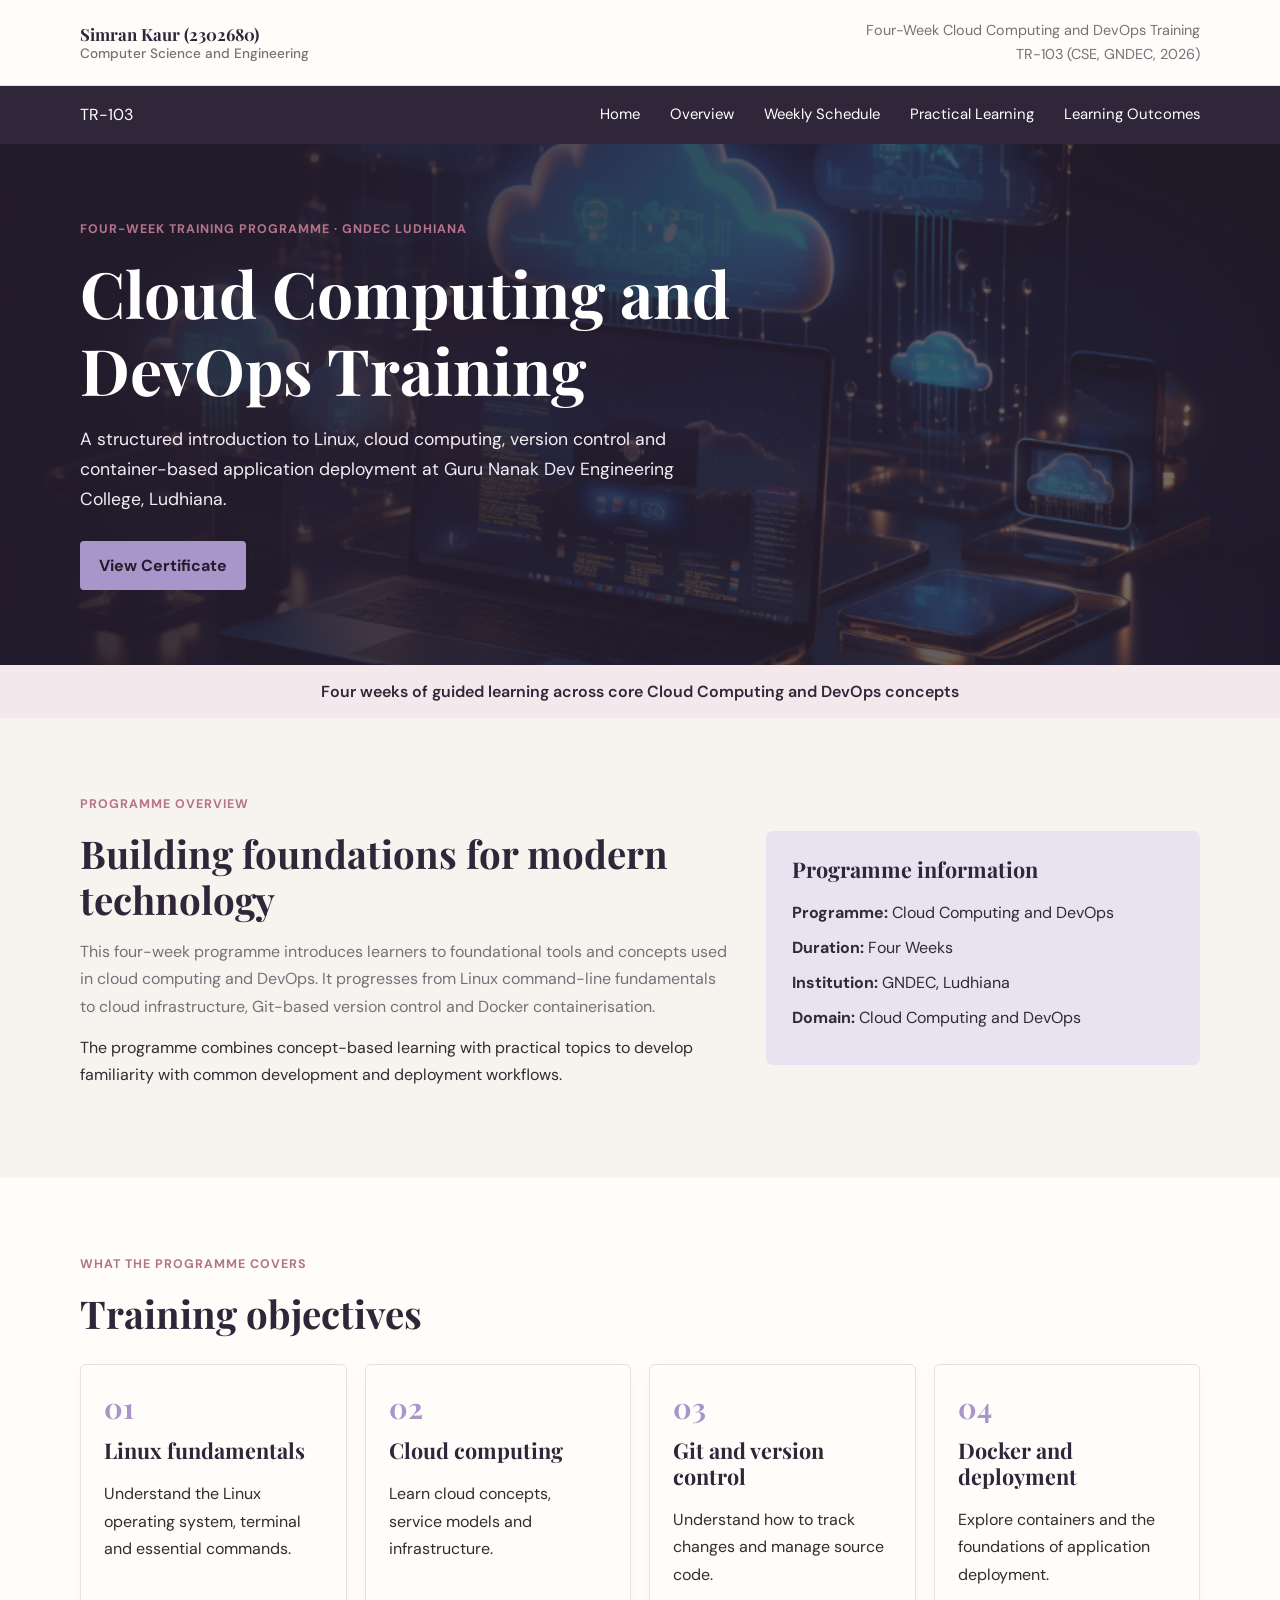
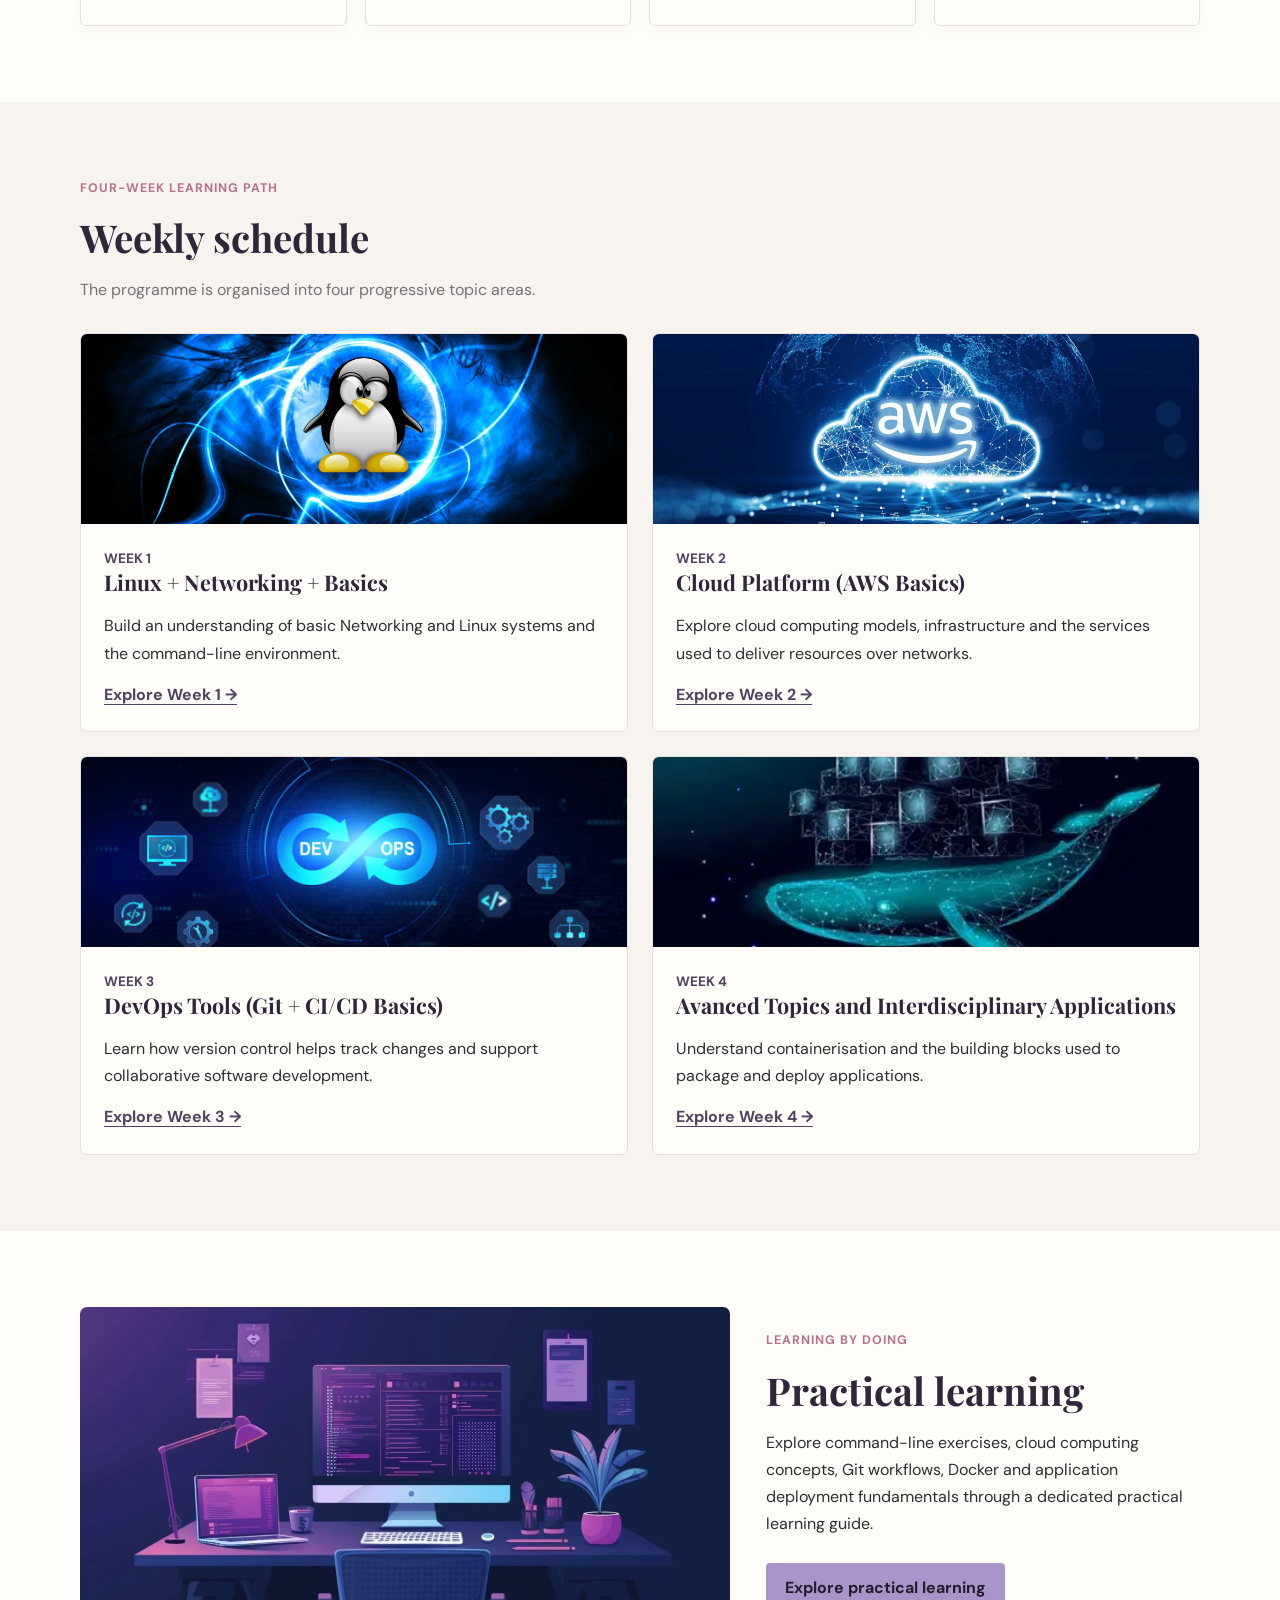
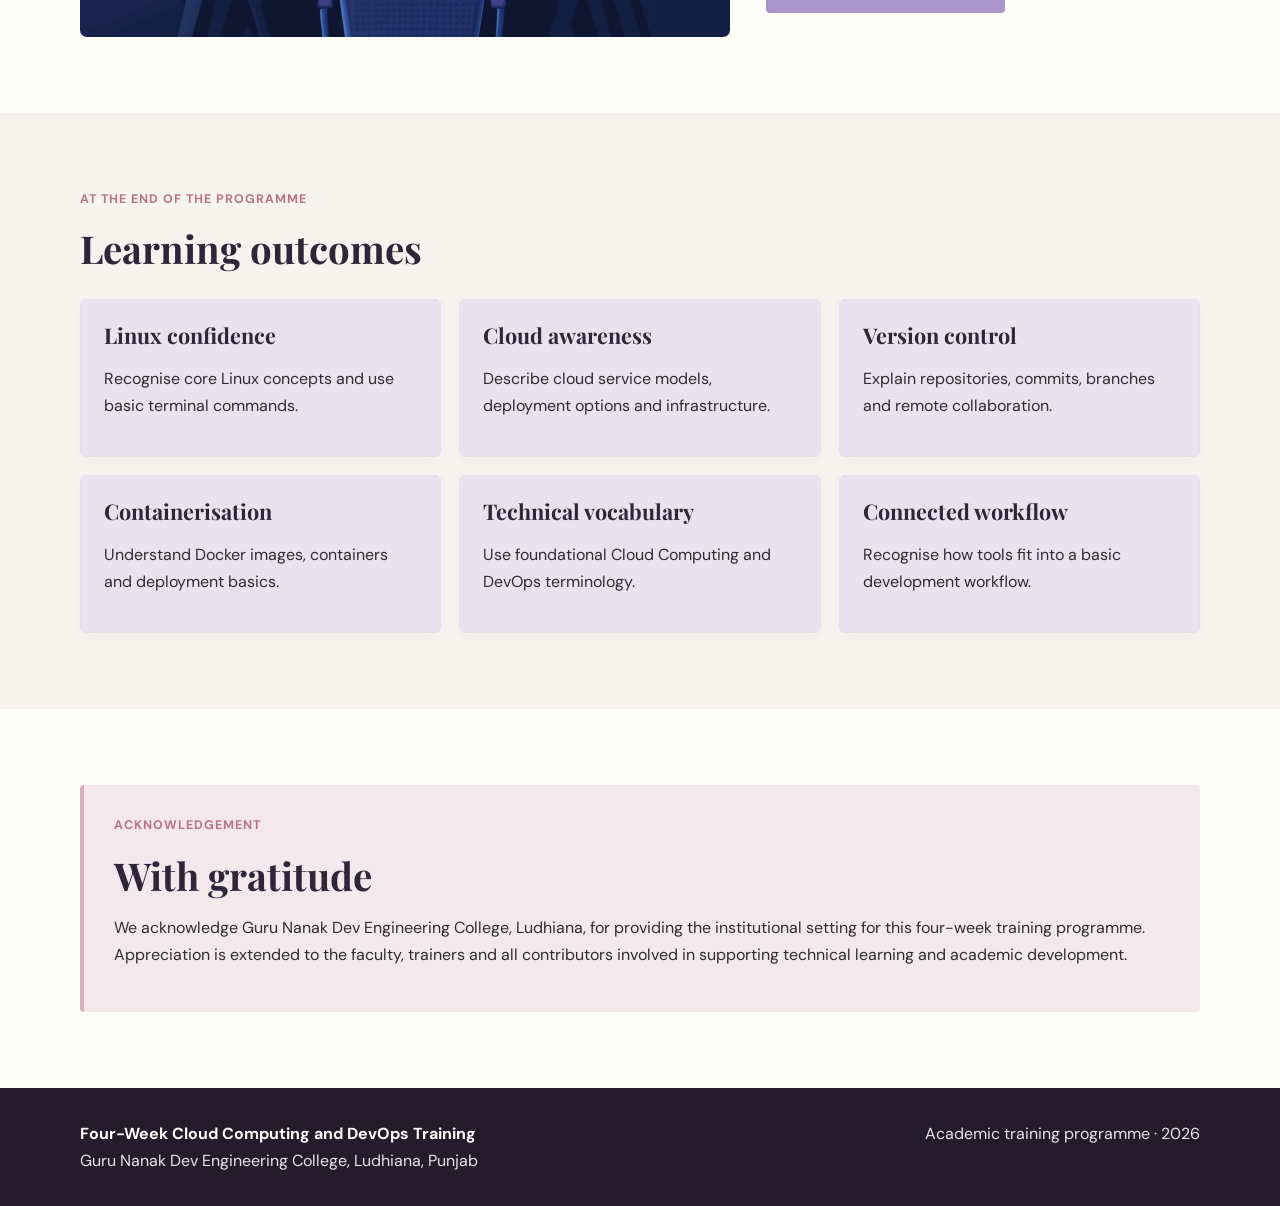
<file: index.html>
<!DOCTYPE html>

<html lang="en"><head><meta charset="utf-8"/><meta content="width=device-width,initial-scale=1" name="viewport"/><meta content="Four-week Cloud Computing and DevOps training programme at GNDEC, Ludhiana." name="description"/><title>Cloud Computing and DevOps Training | GNDEC Training</title><link href="assets/css/style.css" rel="stylesheet"/></head><body><header class="institution"><div class="container"><div class="college">Simran Kaur (2302680)<small>Computer Science and Engineering</small></div><div class="programme">Four-Week Cloud Computing and DevOps Training<br/>TR-103 (CSE, GNDEC, 2026)</div></div></header><nav class="nav"><div class="container nav-inner"><span>TR-103</span><button aria-expanded="false" aria-label="Toggle navigation" class="menu">☰</button><div class="nav-links"><a class="" href="index.html#home">Home</a><a class="" href="index.html#overview">Overview</a><a class="" href="index.html#schedule">Weekly Schedule</a><a class="" href="pages/practical.html">Practical Learning</a><a class="" href="index.html#outcomes">Learning Outcomes</a></div></div></nav><main><section class="hero" id="home"><div class="container"><div class="eyebrow">Four-week training programme · GNDEC Ludhiana</div><h1>Cloud Computing and DevOps Training</h1><p>A structured introduction to Linux, cloud computing, version control and container-based application deployment at Guru Nanak Dev Engineering College, Ludhiana.</p><a class="button" href="certificate.jpg" target="_blank" rel="noopener noreferrer">
    View Certificate
</a></div></section><div class="notice">Four weeks of guided learning across core Cloud Computing and DevOps concepts</div>
<section class="section" id="overview"><div class="container overview-grid"><div><div class="eyebrow">Programme overview</div><h2>Building foundations for modern technology</h2><p class="lead">This four-week programme introduces learners to foundational tools and concepts used in cloud computing and DevOps. It progresses from Linux command-line fundamentals to cloud infrastructure, Git-based version control and Docker containerisation.</p><p>The programme combines concept-based learning with practical topics to develop familiarity with common development and deployment workflows.</p></div><div class="info-panel"><h3>Programme information</h3><p><strong>Programme:</strong> Cloud Computing and DevOps</p><p><strong>Duration:</strong> Four Weeks</p><p><strong>Institution:</strong> GNDEC, Ludhiana</p><p><strong>Domain:</strong> Cloud Computing and DevOps</p></div></div></section>
<section class="section alt"><div class="container"><div class="eyebrow">What the programme covers</div><h2>Training objectives</h2><div class="cards"><article class="card"><div class="num">01</div><h3>Linux fundamentals</h3><p>Understand the Linux operating system, terminal and essential commands.</p></article><article class="card"><div class="num">02</div><h3>Cloud computing</h3><p>Learn cloud concepts, service models and infrastructure.</p></article><article class="card"><div class="num">03</div><h3>Git and version control</h3><p>Understand how to track changes and manage source code.</p></article><article class="card"><div class="num">04</div><h3>Docker and deployment</h3><p>Explore containers and the foundations of application deployment.</p></article></div></div></section>
<section class="section" id="schedule"><div class="container"><div class="eyebrow">Four-week learning path</div><h2>Weekly schedule</h2><p class="lead">The programme is organised into four progressive topic areas.</p><div class="weeks"><article class="week-card"><img src="linux.jpg" alt="Linux and networking"><div class="week-body"><div class="week-label">WEEK 1</div><h3>Linux + Networking + Basics</h3><p>Build an understanding of basic Networking and Linux systems and the command-line environment.</p><a class="text-link" href="pages/week-1.html">Explore Week 1 →</a></div></article><article class="week-card"><img src="cloud.jpg" alt="Cloud Computing"><div class="week-body"><div class="week-label">WEEK 2</div><h3>Cloud Platform (AWS Basics)</h3><p>Explore cloud computing models, infrastructure and the services used to deliver resources over networks.</p><a class="text-link" href="pages/week-2.html">Explore Week 2 →</a></div></article><article class="week-card"><img src="devops.jpg" alt="DevOps"><div class="week-body"><div class="week-label">WEEK 3</div><h3>DevOps Tools (Git + CI/CD Basics)</h3><p>Learn how version control helps track changes and support collaborative software development.</p><a class="text-link" href="pages/week-3.html">Explore Week 3 →</a></div></article><article class="week-card"><img src="docker.jpg" alt="Docker"><div class="week-body"><div class="week-label">WEEK 4</div><h3>Avanced Topics and Interdisciplinary Applications</h3><p>Understand containerisation and the building blocks used to package and deploy applications.</p><a class="text-link" href="pages/week-4.html">Explore Week 4 →</a></div></article></div></div></section>
<section class="section alt"><div class="container two-col"><img src="practical.jpg" alt="Banner"/><div><div class="eyebrow">Learning by doing</div><h2>Practical learning</h2><p>Explore command-line exercises, cloud computing concepts, Git workflows, Docker and application deployment fundamentals through a dedicated practical learning guide.</p><a class="button" href="pages/practical.html">Explore practical learning</a></div></div></section>
<section class="section" id="outcomes"><div class="container"><div class="eyebrow">At the end of the programme</div><h2>Learning outcomes</h2><div class="outcomes"><article class="card"><h3>Linux confidence</h3><p>Recognise core Linux concepts and use basic terminal commands.</p></article><article class="card"><h3>Cloud awareness</h3><p>Describe cloud service models, deployment options and infrastructure.</p></article><article class="card"><h3>Version control</h3><p>Explain repositories, commits, branches and remote collaboration.</p></article><article class="card"><h3>Containerisation</h3><p>Understand Docker images, containers and deployment basics.</p></article><article class="card"><h3>Technical vocabulary</h3><p>Use foundational Cloud Computing and DevOps terminology.</p></article><article class="card"><h3>Connected workflow</h3><p>Recognise how tools fit into a basic development workflow.</p></article></div></div></section>
<section class="section alt"><div class="container"><div class="ack"><div class="eyebrow">Acknowledgement</div><h2>With gratitude</h2><p>We acknowledge Guru Nanak Dev Engineering College, Ludhiana, for providing the institutional setting for this four-week training programme. Appreciation is extended to the faculty, trainers and all contributors involved in supporting technical learning and academic development.</p></div></div></section></main><footer class="footer"><div class="container"><div><strong>Four-Week Cloud Computing and DevOps Training</strong><br/>Guru Nanak Dev Engineering College, Ludhiana, Punjab</div><div>Academic training programme · 2026</div></div></footer><script defer="True" src="assets/js/script.js"></script></body></html>
</file>
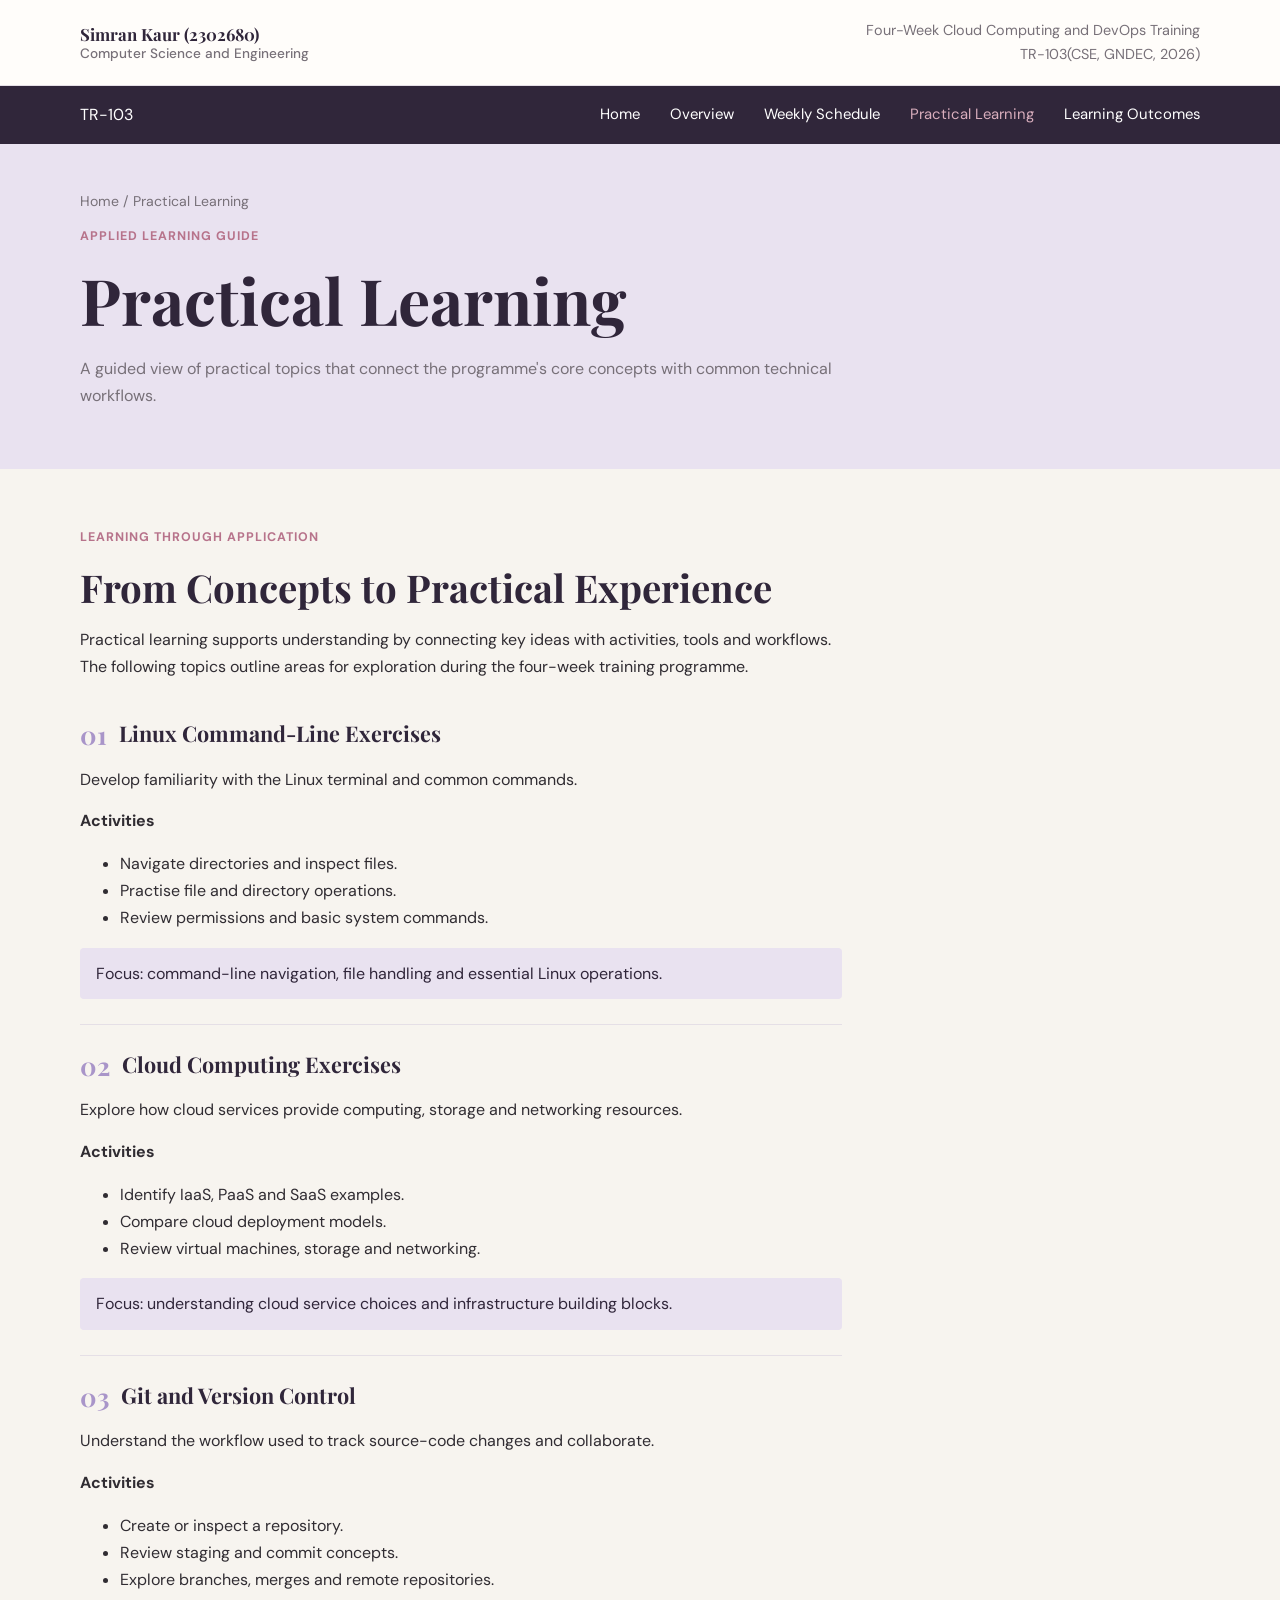
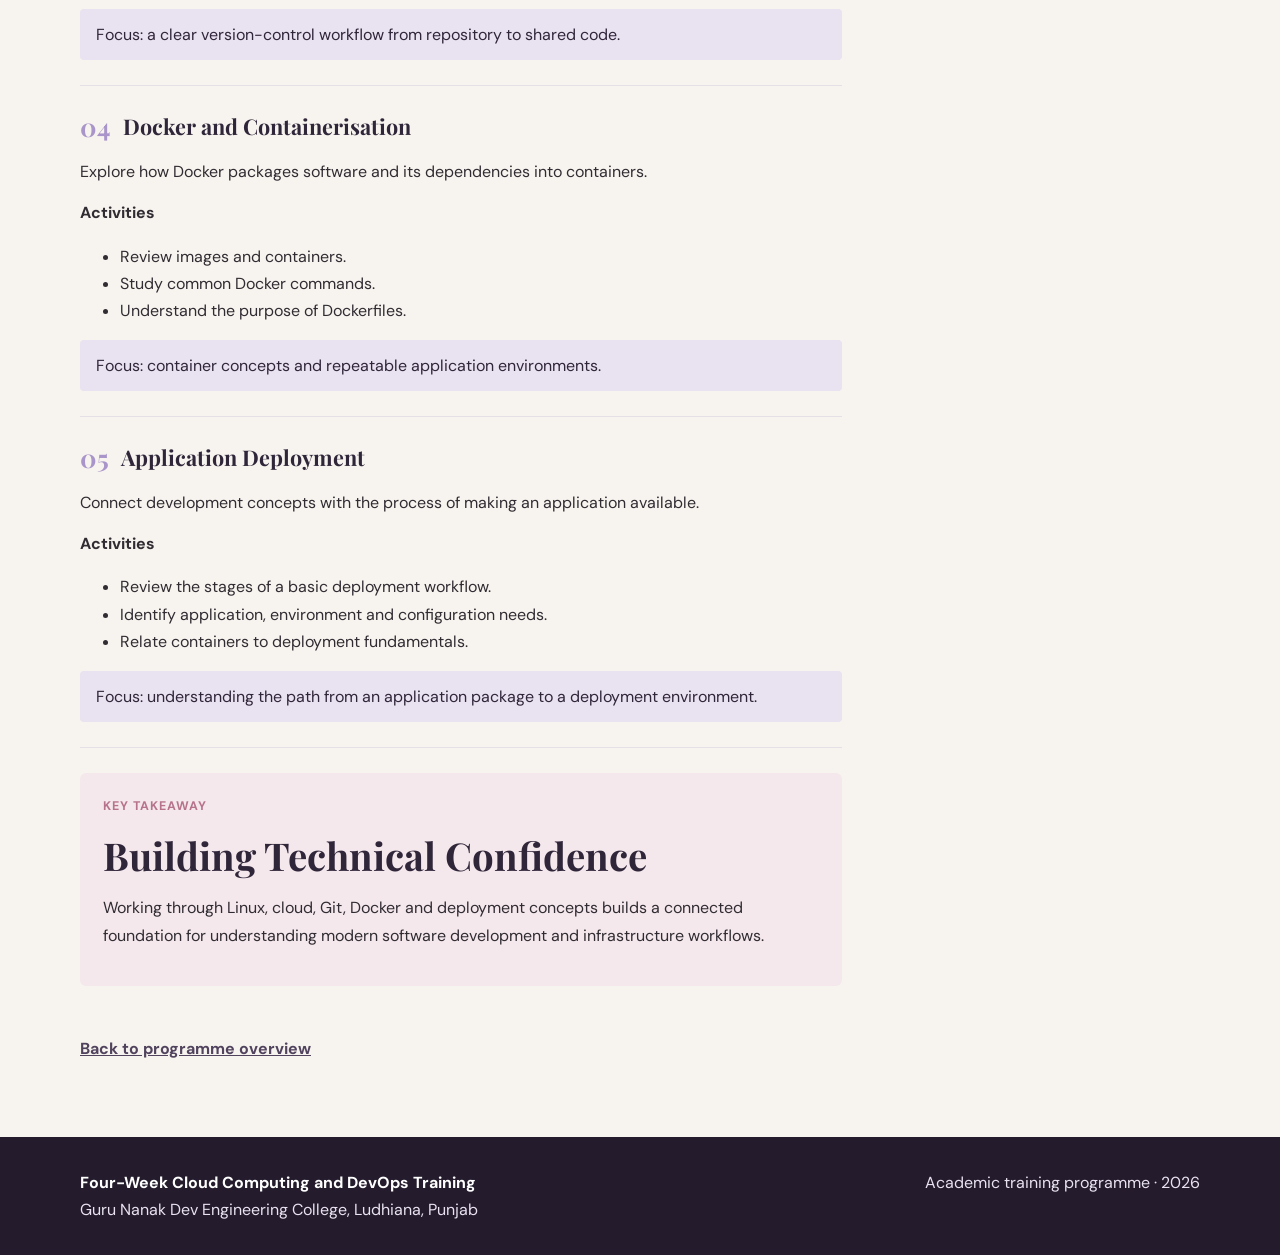
<file: pages/practical.html>
<!DOCTYPE html>

<html lang="en"><head><meta charset="utf-8"/><meta content="width=device-width,initial-scale=1" name="viewport"/><meta content="Four-week Cloud Computing and DevOps training programme at GNDEC, Ludhiana." name="description"/><title>Practical Learning | GNDEC Training</title><link href="../assets/css/style.css" rel="stylesheet"/></head><body><header class="institution"><div class="container"><div class="college">Simran Kaur (2302680)<small>Computer Science and Engineering</small></div><div class="programme">Four-Week Cloud Computing and DevOps Training<br/>TR-103(CSE, GNDEC, 2026)</div></div></header><nav class="nav"><div class="container nav-inner"><span>TR-103</span><button aria-expanded="false" aria-label="Toggle navigation" class="menu">☰</button><div class="nav-links"><a class="" href="../index.html#home">Home</a><a class="" href="../index.html#overview">Overview</a><a class="" href="../index.html#schedule">Weekly Schedule</a><a class="active" href="practical.html">Practical Learning</a><a class="" href="../index.html#outcomes">Learning Outcomes</a></div></div></nav><div class="page-banner"><div class="container"><div class="breadcrumb"><a href="../index.html">Home</a> / Practical Learning</div><div class="eyebrow">Applied learning guide</div><h1>Practical Learning</h1><p class="lead">A guided view of practical topics that connect the programme's core concepts with common technical workflows.</p></div></div><main class="container page-layout"><article><div class="eyebrow">Learning through application</div><h2>From Concepts to Practical Experience</h2><p>Practical learning supports understanding by connecting key ideas with activities, tools and workflows. The following topics outline areas for exploration during the four-week training programme.</p><section class="practical-topic" id="practical-1"><h3><span>01</span>Linux Command-Line Exercises</h3><p>Develop familiarity with the Linux terminal and common commands.</p><strong>Activities</strong><ul><li>Navigate directories and inspect files.</li><li>Practise file and directory operations.</li><li>Review permissions and basic system commands.</li></ul><div class="focus">Focus: command-line navigation, file handling and essential Linux operations.</div></section><section class="practical-topic" id="practical-2"><h3><span>02</span>Cloud Computing Exercises</h3><p>Explore how cloud services provide computing, storage and networking resources.</p><strong>Activities</strong><ul><li>Identify IaaS, PaaS and SaaS examples.</li><li>Compare cloud deployment models.</li><li>Review virtual machines, storage and networking.</li></ul><div class="focus">Focus: understanding cloud service choices and infrastructure building blocks.</div></section><section class="practical-topic" id="practical-3"><h3><span>03</span>Git and Version Control</h3><p>Understand the workflow used to track source-code changes and collaborate.</p><strong>Activities</strong><ul><li>Create or inspect a repository.</li><li>Review staging and commit concepts.</li><li>Explore branches, merges and remote repositories.</li></ul><div class="focus">Focus: a clear version-control workflow from repository to shared code.</div></section><section class="practical-topic" id="practical-4"><h3><span>04</span>Docker and Containerisation</h3><p>Explore how Docker packages software and its dependencies into containers.</p><strong>Activities</strong><ul><li>Review images and containers.</li><li>Study common Docker commands.</li><li>Understand the purpose of Dockerfiles.</li></ul><div class="focus">Focus: container concepts and repeatable application environments.</div></section><section class="practical-topic" id="practical-5"><h3><span>05</span>Application Deployment</h3><p>Connect development concepts with the process of making an application available.</p><strong>Activities</strong><ul><li>Review the stages of a basic deployment workflow.</li><li>Identify application, environment and configuration needs.</li><li>Relate containers to deployment fundamentals.</li></ul><div class="focus">Focus: understanding the path from an application package to a deployment environment.</div></section><section class="activity"><div class="eyebrow">Key takeaway</div><h2>Building Technical Confidence</h2><p>Working through Linux, cloud, Git, Docker and deployment concepts builds a connected foundation for understanding modern software development and infrastructure workflows.</p></section><a class="back" href="../index.html">Back to programme overview</a></article></main><footer class="footer"><div class="container"><div><strong>Four-Week Cloud Computing and DevOps Training</strong><br/>Guru Nanak Dev Engineering College, Ludhiana, Punjab</div><div>Academic training programme · 2026</div></div></footer><script defer="True" src="../assets/js/script.js"></script></body></html>
</file>
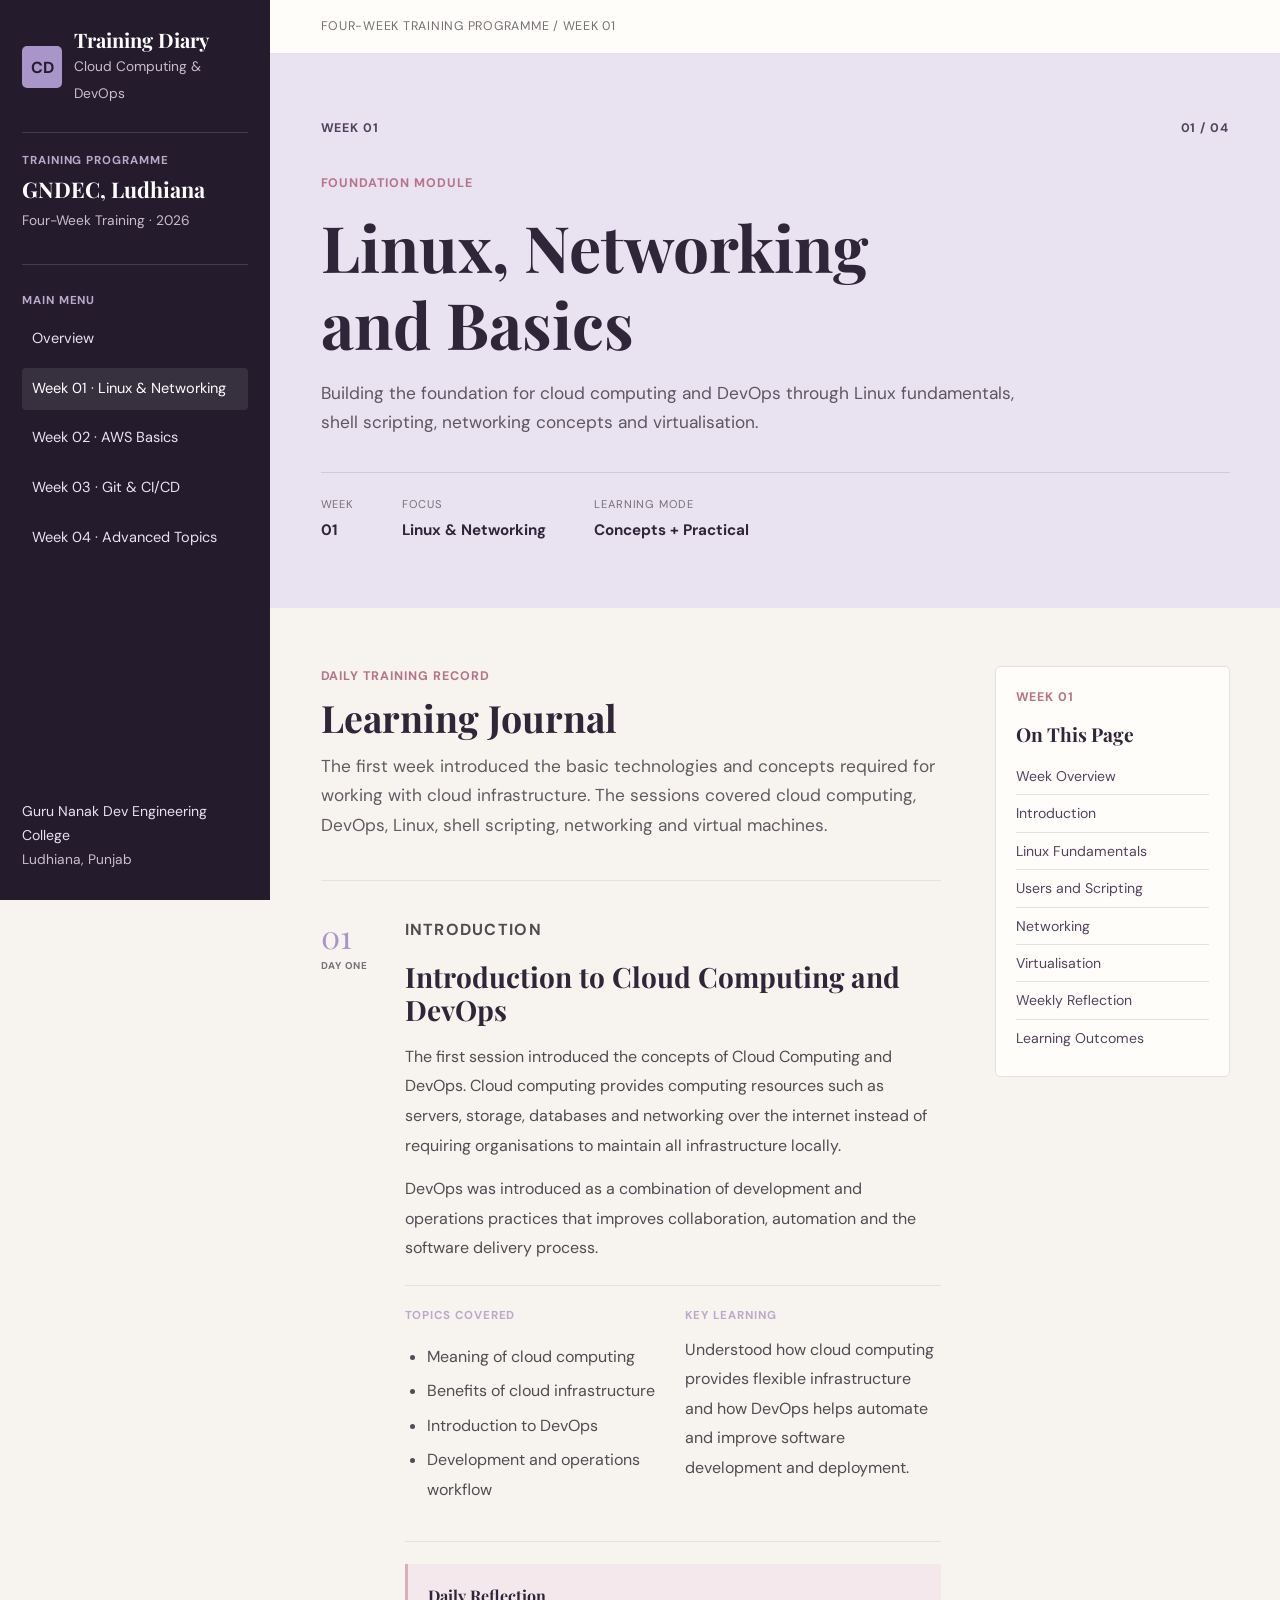
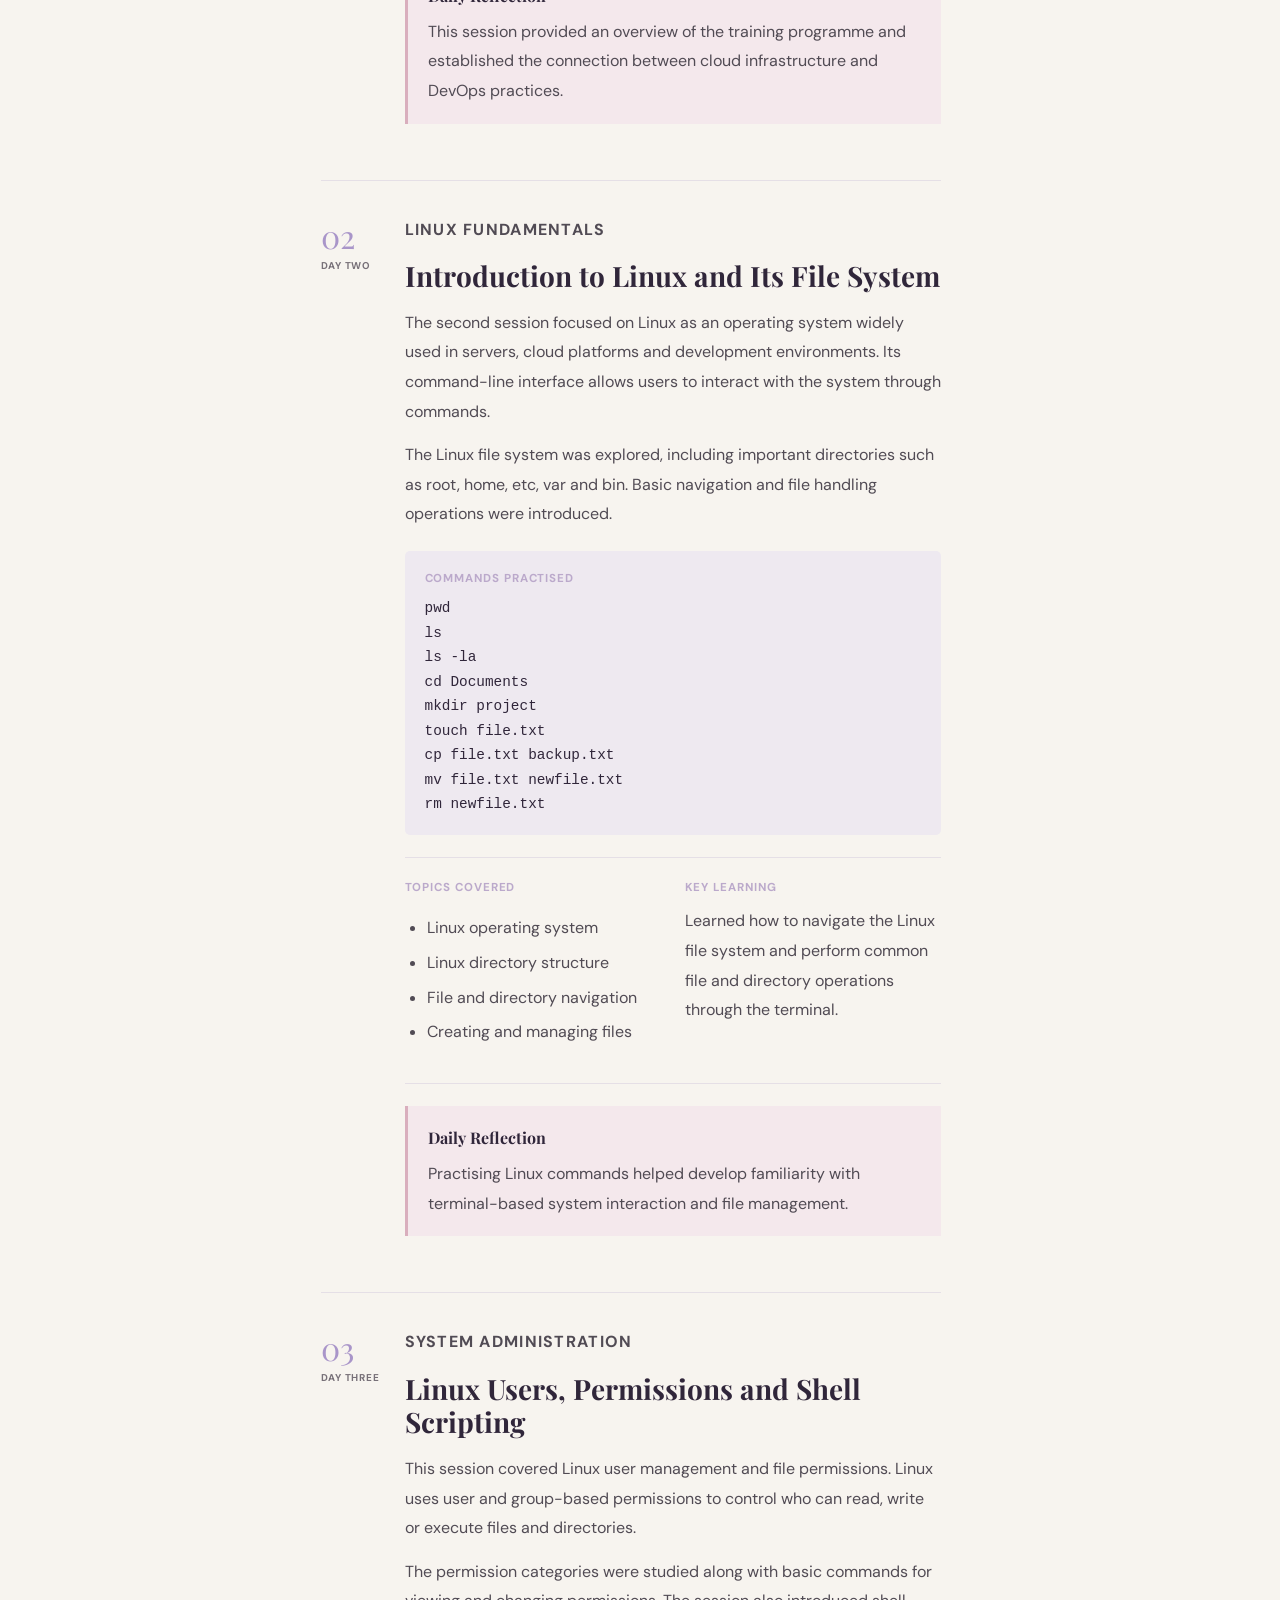
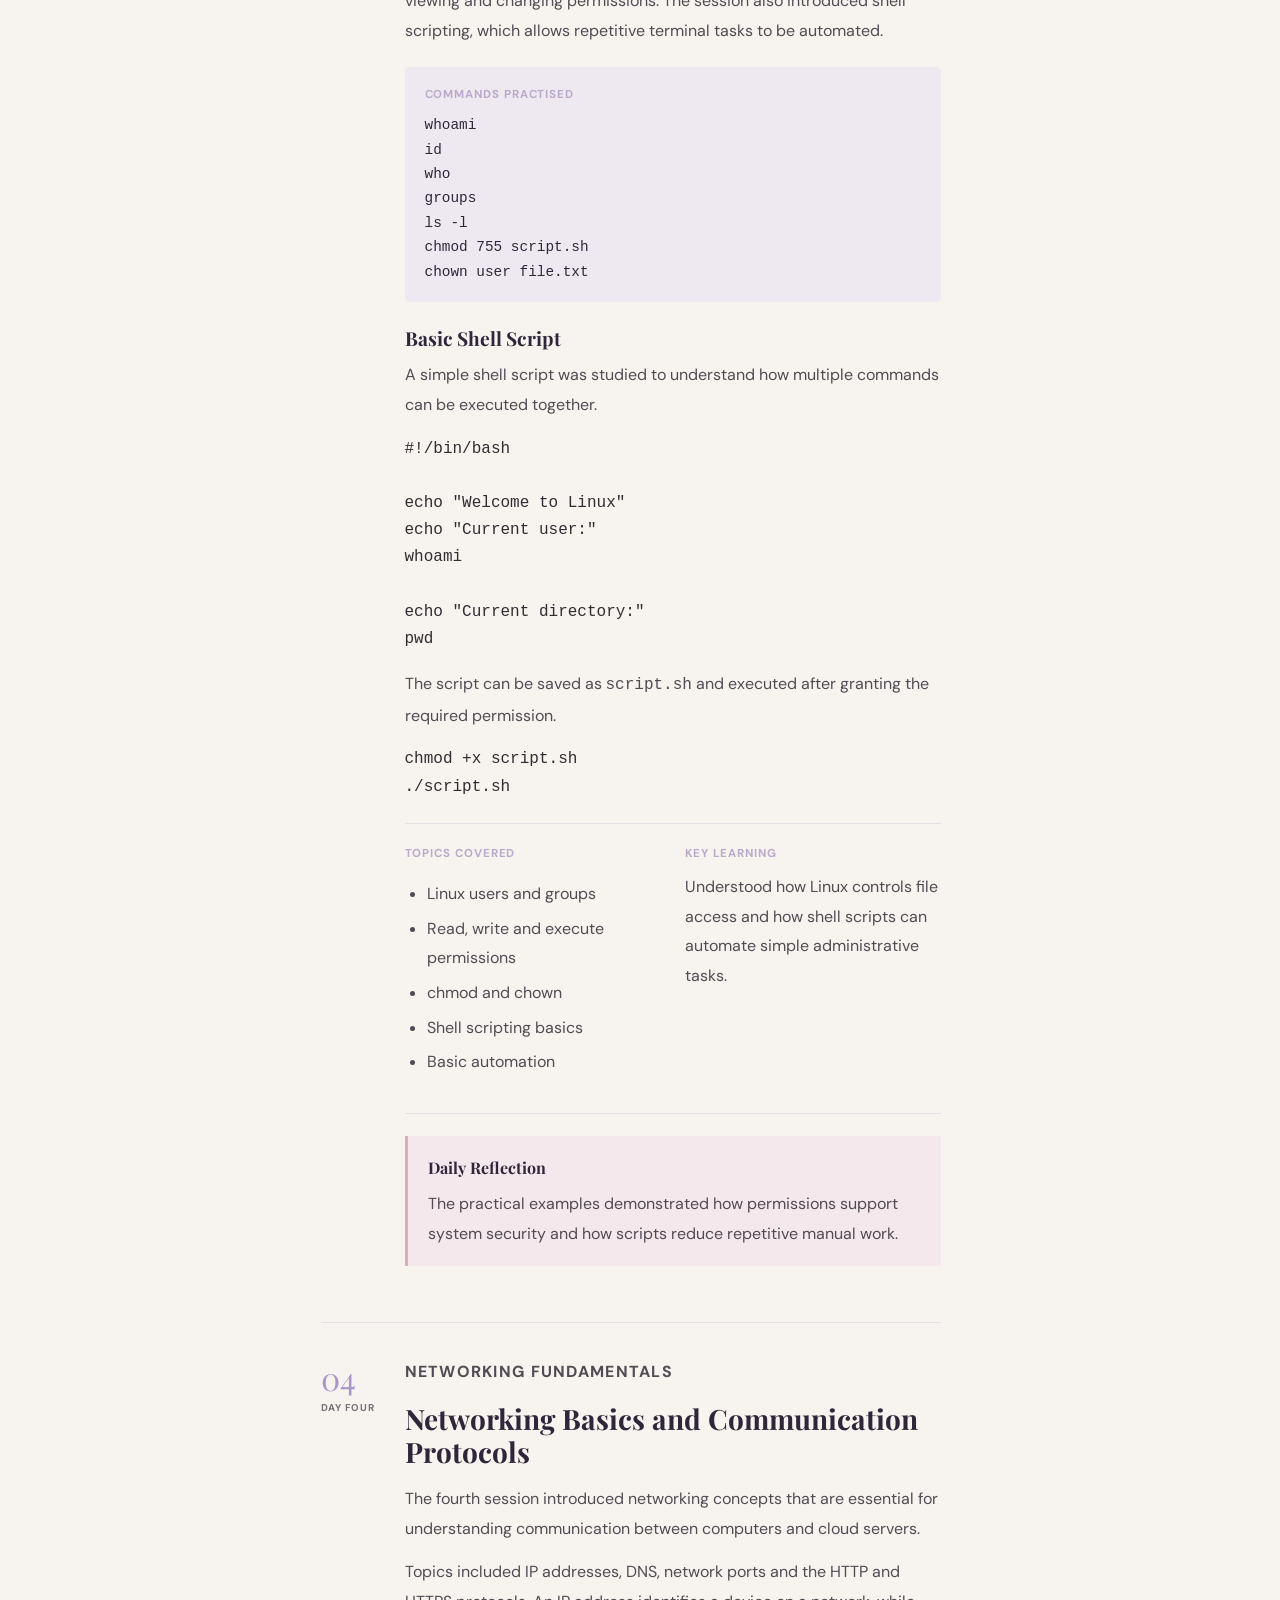
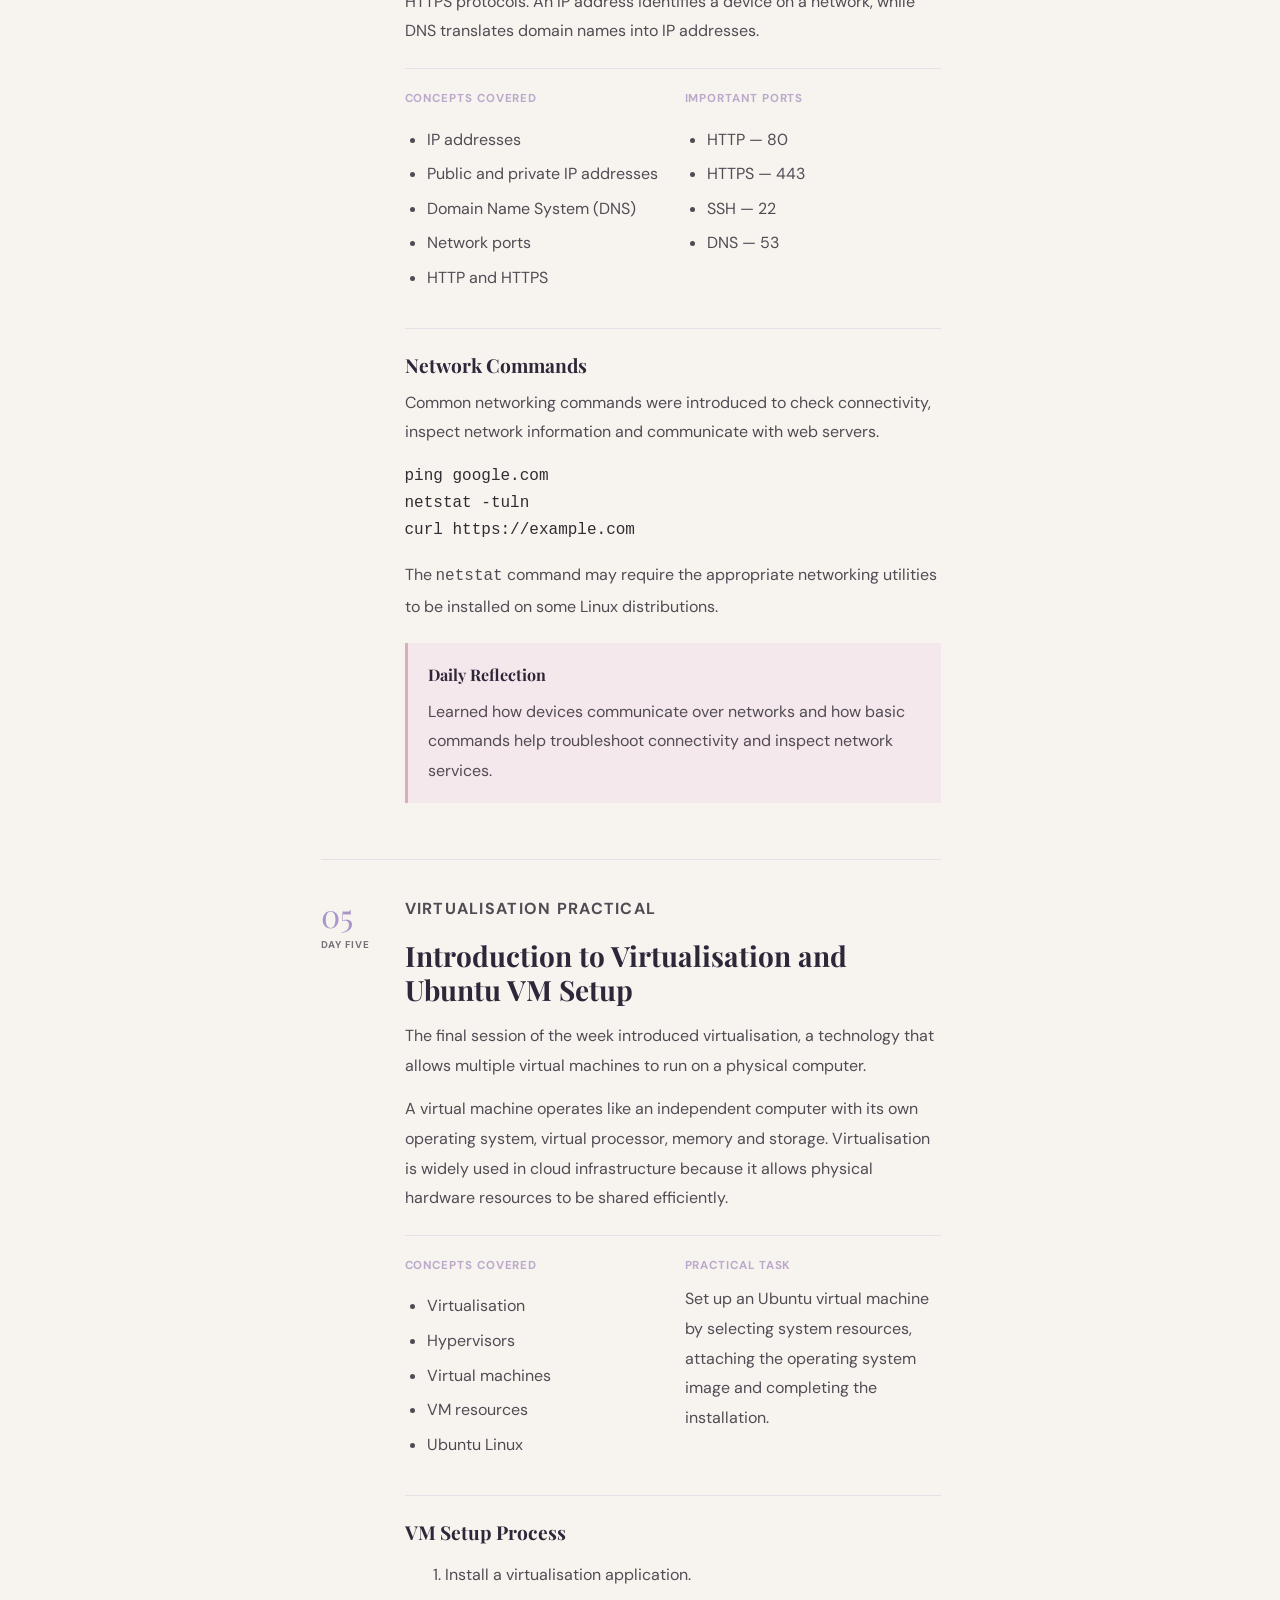
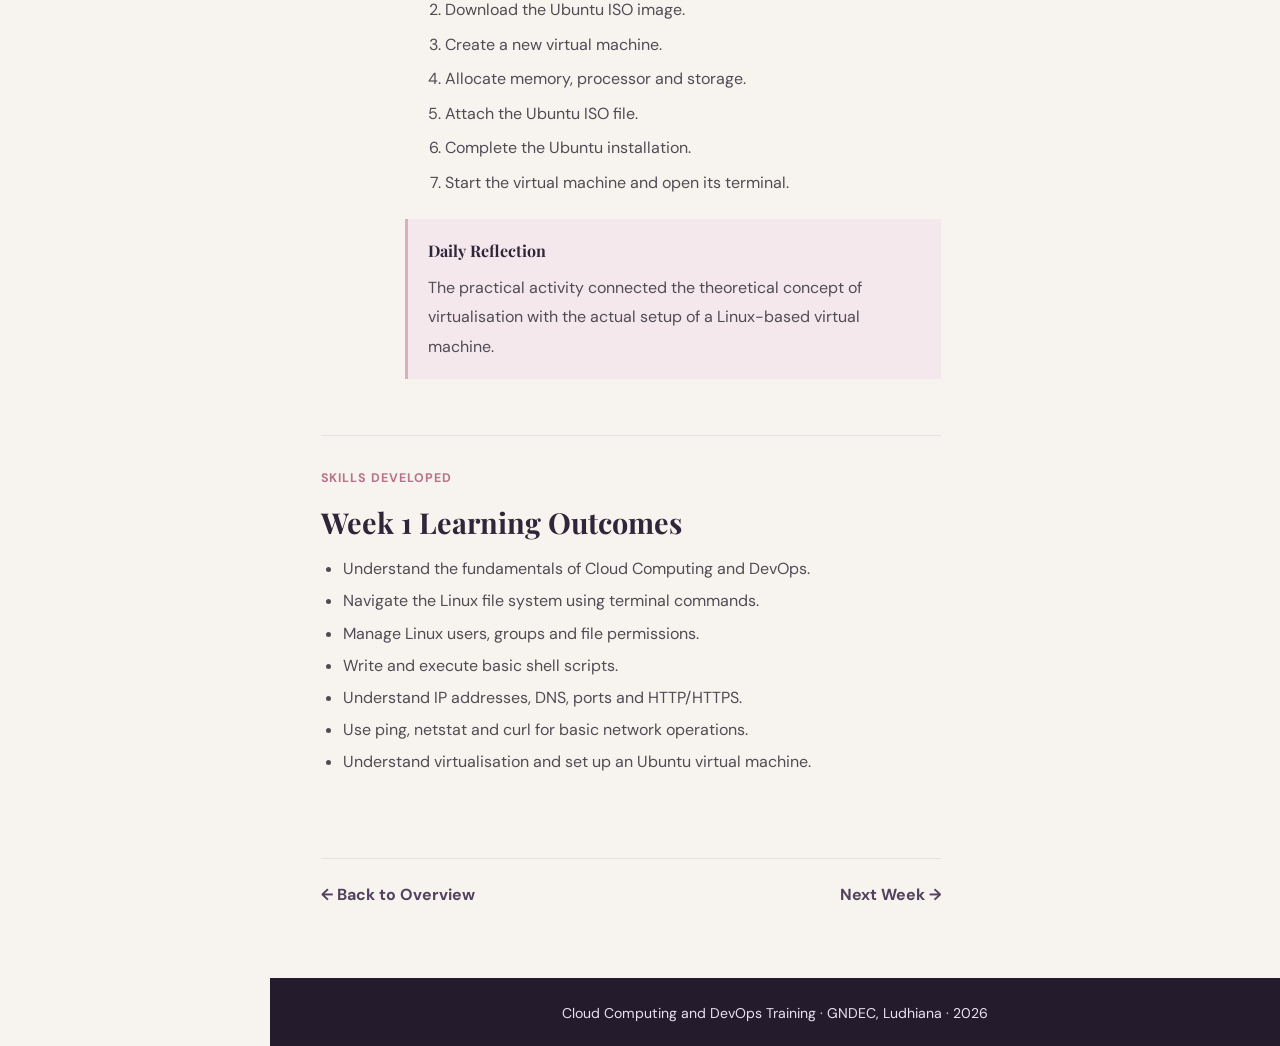
<file: pages/week-1.html>
<!DOCTYPE html>

<html lang="en">
<head>
<meta charset="utf-8"/>
<meta content="width=device-width, initial-scale=1.0" name="viewport"/>
<meta content="Week 1 training diary covering Linux, networking, cloud computing and DevOps fundamentals." name="description"/>
<title>Week 1 | Linux, Networking and Basics</title>
<link href="../assets/css/style.css" rel="stylesheet"/>
</head>
<body>
<div class="sidebar" id="week-sidebar">
<div class="brand">
<div class="brand-mark">CD</div>
<div>
<h2>Training Diary</h2>
<span>Cloud Computing &amp; DevOps</span>
</div>
</div>
<div class="profile">
<span class="entry-label">TRAINING PROGRAMME</span>
<h3>GNDEC, Ludhiana</h3>
<p>Four-Week Training · 2026</p>
</div>
<nav class="side-nav">
<span class="entry-label">MAIN MENU</span>
<a href="../index.html">Overview</a>
<a class="active" href="week-1.html">Week 01 · Linux &amp; Networking</a>
<a href="week-2.html">Week 02 · AWS Basics</a>
<a href="week-3.html">Week 03 · Git &amp; CI/CD</a>
<a href="week-4.html">Week 04 · Advanced Topics</a>
</nav>
<div class="sidebar-bottom">
<p>Guru Nanak Dev Engineering College</p>
<small>Ludhiana, Punjab</small>
</div>
</div>
<div class="scrim"></div>
<main class="main-content" id="top">
<div class="topline">
<span>FOUR-WEEK TRAINING PROGRAMME / WEEK 01</span>
<button aria-controls="week-sidebar" aria-expanded="false" aria-label="Open navigation" class="mobile-menu">☰</button>
</div>
<section class="week-hero" id="week-overview">
<div class="week-progress">
            WEEK 01 <span>01 / 04</span>
</div>
<p class="eyebrow">FOUNDATION MODULE</p>
<h1>Linux, Networking<br/>and Basics</h1>
<p>
            Building the foundation for cloud computing and DevOps through
            Linux fundamentals, shell scripting, networking concepts and
            virtualisation.
        </p>
<div class="brief-grid">
<div>
<span>WEEK</span>
<strong>01</strong>
</div>
<div>
<span>FOCUS</span>
<strong>Linux &amp; Networking</strong>
</div>
<div>
<span>LEARNING MODE</span>
<strong>Concepts + Practical</strong>
</div>
</div>
</section>
<section class="week-page-content">
<div class="week-page-grid">
<article class="week-page-main">
<p class="eyebrow">DAILY TRAINING RECORD</p>
<h2>Learning Journal</h2>
<p class="section-intro">
                    The first week introduced the basic technologies and
                    concepts required for working with cloud infrastructure.
                    The sessions covered cloud computing, DevOps, Linux,
                    shell scripting, networking and virtual machines.
                </p>
<!-- DAY 01 -->
<section class="day-entry" id="day-one">
<div class="day-rail">
<span>01</span>
<small>DAY ONE</small>
</div>
<div class="day-content">
<p class="eyebrow">INTRODUCTION</p>
<h2>Introduction to Cloud Computing and DevOps</h2>
<p>
                            The first session introduced the concepts of
                            Cloud Computing and DevOps. Cloud computing
                            provides computing resources such as servers,
                            storage, databases and networking over the
                            internet instead of requiring organisations
                            to maintain all infrastructure locally.
                        </p>
<p>
                            DevOps was introduced as a combination of
                            development and operations practices that
                            improves collaboration, automation and the
                            software delivery process.
                        </p>
<div class="entry-grid">
<div>
<span class="entry-label">TOPICS COVERED</span>
<ul>
<li>Meaning of cloud computing</li>
<li>Benefits of cloud infrastructure</li>
<li>Introduction to DevOps</li>
<li>Development and operations workflow</li>
</ul>
</div>
<div>
<span class="entry-label">KEY LEARNING</span>
<p>
                                    Understood how cloud computing provides
                                    flexible infrastructure and how DevOps
                                    helps automate and improve software
                                    development and deployment.
                                </p>
</div>
</div>
<div class="reflection">
<strong>Daily Reflection</strong>
<p>
                                This session provided an overview of the
                                training programme and established the
                                connection between cloud infrastructure
                                and DevOps practices.
                            </p>
</div>
</div>
</section>
<!-- DAY 02 -->
<section class="day-entry" id="day-two">
<div class="day-rail">
<span>02</span>
<small>DAY TWO</small>
</div>
<div class="day-content">
<p class="eyebrow">LINUX FUNDAMENTALS</p>
<h2>Introduction to Linux and Its File System</h2>
<p>
                            The second session focused on Linux as an
                            operating system widely used in servers,
                            cloud platforms and development environments.
                            Its command-line interface allows users to
                            interact with the system through commands.
                        </p>
<p>
                            The Linux file system was explored, including
                            important directories such as root, home,
                            etc, var and bin. Basic navigation and file
                            handling operations were introduced.
                        </p>
<div class="code-wrap">
<span class="entry-label">COMMANDS PRACTISED</span>
<pre><code>pwd
ls
ls -la
cd Documents
mkdir project
touch file.txt
cp file.txt backup.txt
mv file.txt newfile.txt
rm newfile.txt</code></pre>
</div>
<div class="entry-grid">
<div>
<span class="entry-label">TOPICS COVERED</span>
<ul>
<li>Linux operating system</li>
<li>Linux directory structure</li>
<li>File and directory navigation</li>
<li>Creating and managing files</li>
</ul>
</div>
<div>
<span class="entry-label">KEY LEARNING</span>
<p>
                                    Learned how to navigate the Linux
                                    file system and perform common
                                    file and directory operations
                                    through the terminal.
                                </p>
</div>
</div>
<div class="reflection">
<strong>Daily Reflection</strong>
<p>
                                Practising Linux commands helped develop
                                familiarity with terminal-based system
                                interaction and file management.
                            </p>
</div>
</div>
</section>
<!-- DAY 03 -->
<section class="day-entry" id="day-three">
<div class="day-rail">
<span>03</span>
<small>DAY THREE</small>
</div>
<div class="day-content">
<p class="eyebrow">SYSTEM ADMINISTRATION</p>
<h2>Linux Users, Permissions and Shell Scripting</h2>
<p>
                            This session covered Linux user management
                            and file permissions. Linux uses user and
                            group-based permissions to control who can
                            read, write or execute files and directories.
                        </p>
<p>
                            The permission categories were studied along
                            with basic commands for viewing and changing
                            permissions. The session also introduced
                            shell scripting, which allows repetitive
                            terminal tasks to be automated.
                        </p>
<div class="code-wrap">
<span class="entry-label">COMMANDS PRACTISED</span>
<pre><code>whoami
id
who
groups
ls -l
chmod 755 script.sh
chown user file.txt</code></pre>
</div>
<h3>Basic Shell Script</h3>
<p>
                            A simple shell script was studied to understand
                            how multiple commands can be executed together.
                        </p>
<pre><code>#!/bin/bash

echo "Welcome to Linux"
echo "Current user:"
whoami

echo "Current directory:"
pwd</code></pre>
<p>
                            The script can be saved as
                            <code>script.sh</code> and executed after
                            granting the required permission.
                        </p>
<pre><code>chmod +x script.sh
./script.sh</code></pre>
<div class="entry-grid">
<div>
<span class="entry-label">TOPICS COVERED</span>
<ul>
<li>Linux users and groups</li>
<li>Read, write and execute permissions</li>
<li>chmod and chown</li>
<li>Shell scripting basics</li>
<li>Basic automation</li>
</ul>
</div>
<div>
<span class="entry-label">KEY LEARNING</span>
<p>
                                    Understood how Linux controls file
                                    access and how shell scripts can
                                    automate simple administrative tasks.
                                </p>
</div>
</div>
<div class="reflection">
<strong>Daily Reflection</strong>
<p>
                                The practical examples demonstrated how
                                permissions support system security and
                                how scripts reduce repetitive manual work.
                            </p>
</div>
</div>
</section>
<!-- DAY 04 -->
<section class="day-entry" id="day-four">
<div class="day-rail">
<span>04</span>
<small>DAY FOUR</small>
</div>
<div class="day-content">
<p class="eyebrow">NETWORKING FUNDAMENTALS</p>
<h2>Networking Basics and Communication Protocols</h2>
<p>
                            The fourth session introduced networking
                            concepts that are essential for understanding
                            communication between computers and cloud
                            servers.
                        </p>
<p>
                            Topics included IP addresses, DNS, network
                            ports and the HTTP and HTTPS protocols.
                            An IP address identifies a device on a
                            network, while DNS translates domain names
                            into IP addresses.
                        </p>
<div class="entry-grid">
<div>
<span class="entry-label">CONCEPTS COVERED</span>
<ul>
<li>IP addresses</li>
<li>Public and private IP addresses</li>
<li>Domain Name System (DNS)</li>
<li>Network ports</li>
<li>HTTP and HTTPS</li>
</ul>
</div>
<div>
<span class="entry-label">IMPORTANT PORTS</span>
<ul>
<li>HTTP — 80</li>
<li>HTTPS — 443</li>
<li>SSH — 22</li>
<li>DNS — 53</li>
</ul>
</div>
</div>
<h3>Network Commands</h3>
<p>
                            Common networking commands were introduced
                            to check connectivity, inspect network
                            information and communicate with web servers.
                        </p>
<pre><code>ping google.com
netstat -tuln
curl https://example.com</code></pre>
<p>
                            The <code>netstat</code> command may require
                            the appropriate networking utilities to be
                            installed on some Linux distributions.
                        </p>
<div class="reflection">
<strong>Daily Reflection</strong>
<p>
                                Learned how devices communicate over
                                networks and how basic commands help
                                troubleshoot connectivity and inspect
                                network services.
                            </p>
</div>
</div>
</section>
<!-- DAY 05 -->
<section class="day-entry" id="day-five">
<div class="day-rail">
<span>05</span>
<small>DAY FIVE</small>
</div>
<div class="day-content">
<p class="eyebrow">VIRTUALISATION PRACTICAL</p>
<h2>Introduction to Virtualisation and Ubuntu VM Setup</h2>
<p>
                            The final session of the week introduced
                            virtualisation, a technology that allows
                            multiple virtual machines to run on a
                            physical computer.
                        </p>
<p>
                            A virtual machine operates like an independent
                            computer with its own operating system,
                            virtual processor, memory and storage.
                            Virtualisation is widely used in cloud
                            infrastructure because it allows physical
                            hardware resources to be shared efficiently.
                        </p>
<div class="entry-grid">
<div>
<span class="entry-label">CONCEPTS COVERED</span>
<ul>
<li>Virtualisation</li>
<li>Hypervisors</li>
<li>Virtual machines</li>
<li>VM resources</li>
<li>Ubuntu Linux</li>
</ul>
</div>
<div>
<span class="entry-label">PRACTICAL TASK</span>
<p>
                                    Set up an Ubuntu virtual machine by
                                    selecting system resources, attaching
                                    the operating system image and
                                    completing the installation.
                                </p>
</div>
</div>
<h3>VM Setup Process</h3>
<ol>
<li>Install a virtualisation application.</li>
<li>Download the Ubuntu ISO image.</li>
<li>Create a new virtual machine.</li>
<li>Allocate memory, processor and storage.</li>
<li>Attach the Ubuntu ISO file.</li>
<li>Complete the Ubuntu installation.</li>
<li>Start the virtual machine and open its terminal.</li>
</ol>
<div class="reflection">
<strong>Daily Reflection</strong>
<p>
                                The practical activity connected the
                                theoretical concept of virtualisation
                                with the actual setup of a Linux-based
                                virtual machine.
                            </p>
</div>
</div>
</section>
<!-- OUTCOMES -->
<section class="outcomes-section" id="learning-outcomes">
<p class="eyebrow">SKILLS DEVELOPED</p>
<h2>Week 1 Learning Outcomes</h2>
<ul>
<li>Understand the fundamentals of Cloud Computing and DevOps.</li>
<li>Navigate the Linux file system using terminal commands.</li>
<li>Manage Linux users, groups and file permissions.</li>
<li>Write and execute basic shell scripts.</li>
<li>Understand IP addresses, DNS, ports and HTTP/HTTPS.</li>
<li>Use ping, netstat and curl for basic network operations.</li>
<li>Understand virtualisation and set up an Ubuntu virtual machine.</li>
</ul>
</section>
<div class="week-navigation">
<a href="../index.html">← Back to Overview</a>
<a href="week-2.html">Next Week →</a>
</div>
</article>
<aside class="week-sidebar">
<div class="week-learning">
<p class="eyebrow">WEEK 01</p>
<h3>On This Page</h3>
<a href="#top">Week Overview</a>
<a href="#day-one">Introduction</a>
<a href="#day-two">Linux Fundamentals</a>
<a href="#day-three">Users and Scripting</a>
<a href="#day-four">Networking</a>
<a href="#day-five">Virtualisation</a>
<a href="#weekly-reflection">Weekly Reflection</a>
<a href="#learning-outcomes">Learning Outcomes</a>
</div>
</aside>
</div>
</section>
<footer class="site-footer">
<p>Cloud Computing and DevOps Training · GNDEC, Ludhiana · 2026</p>
</footer>
</main>
<script defer="True" src="../assets/js/script.js"></script>
</body>
</html>
</file>
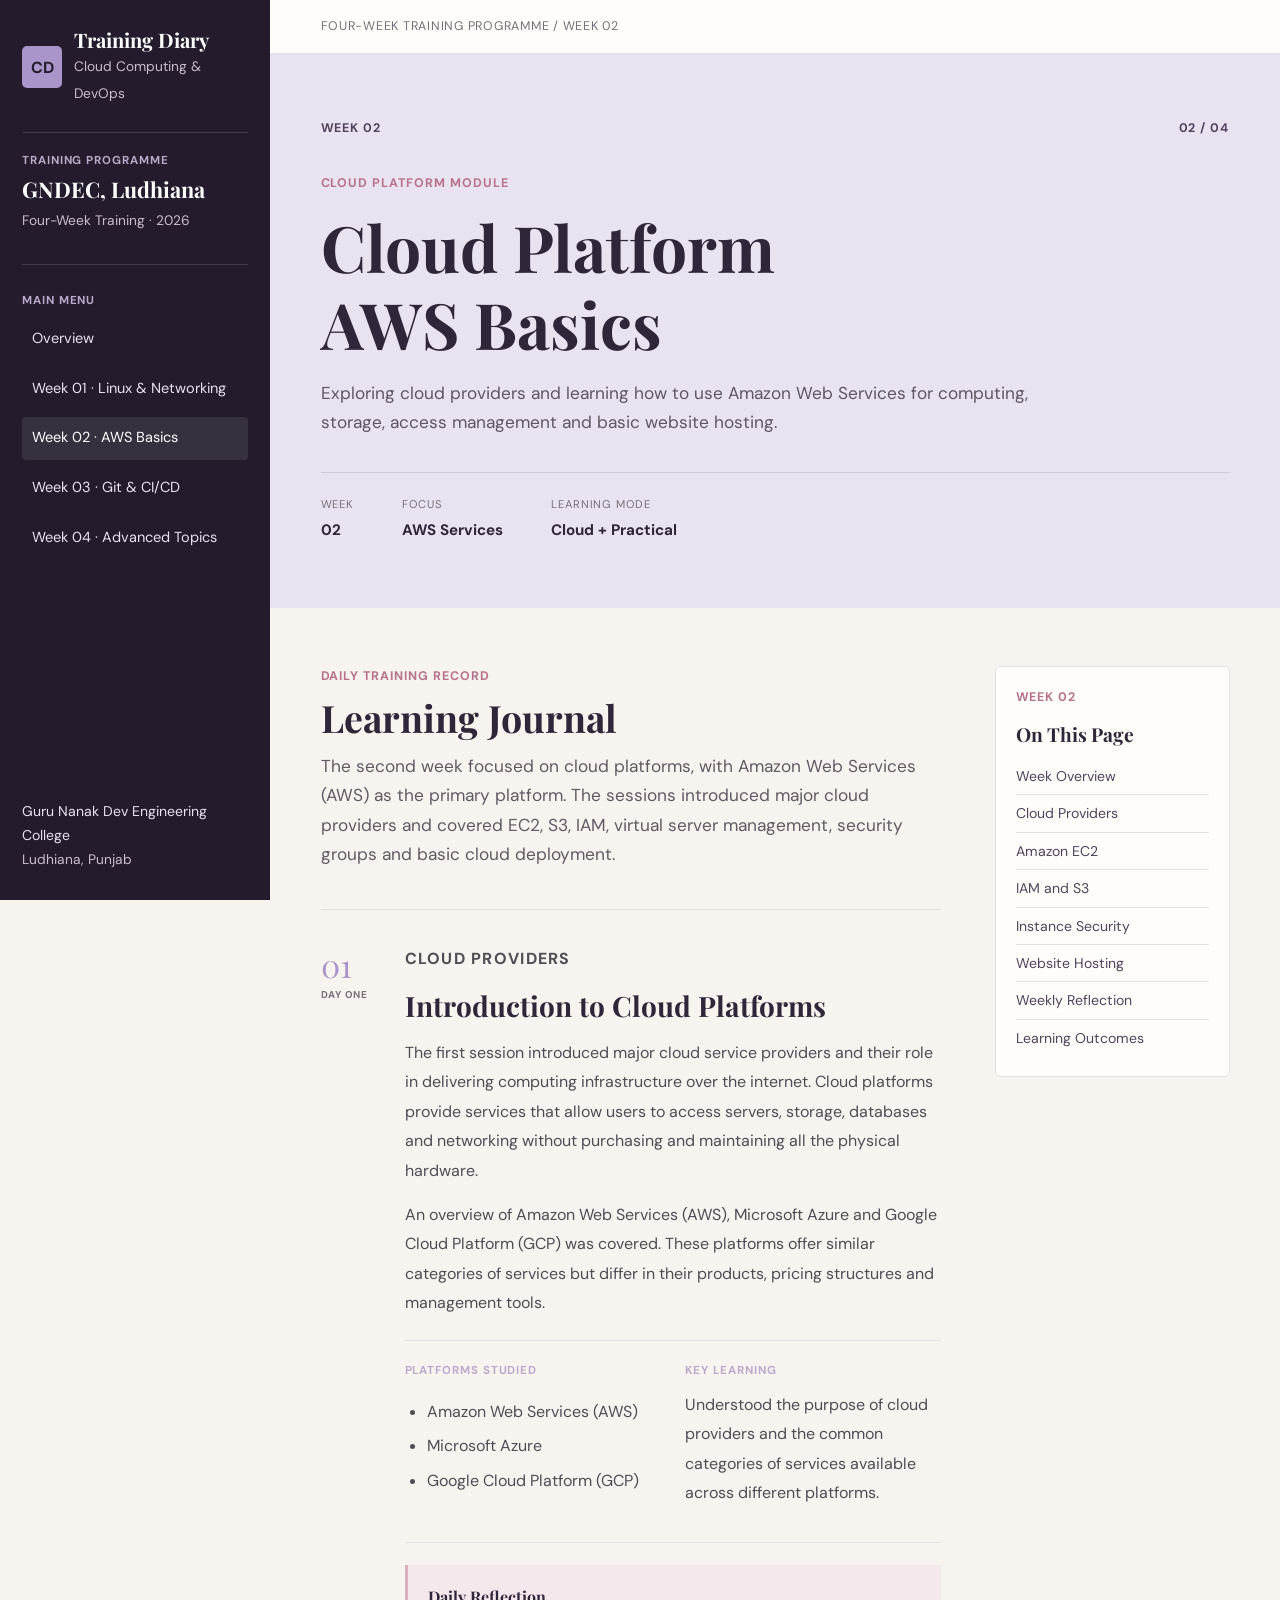
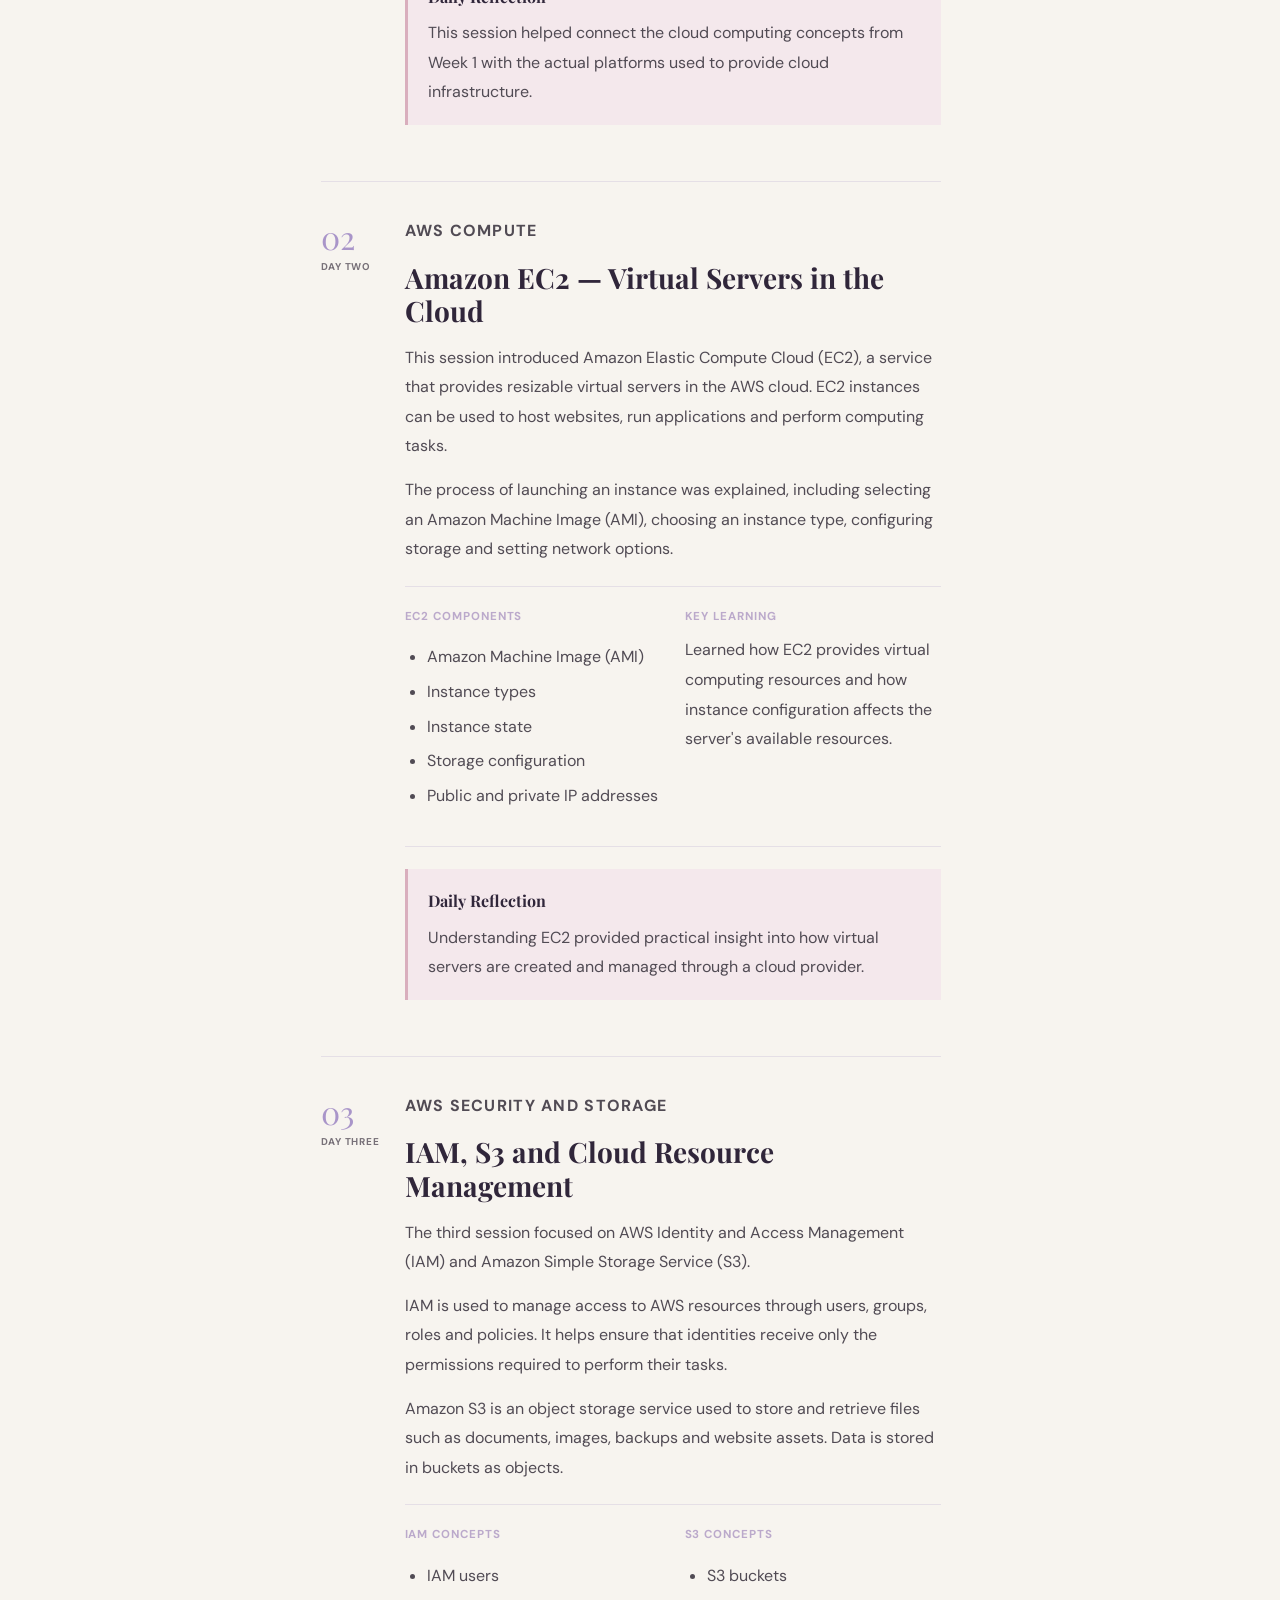
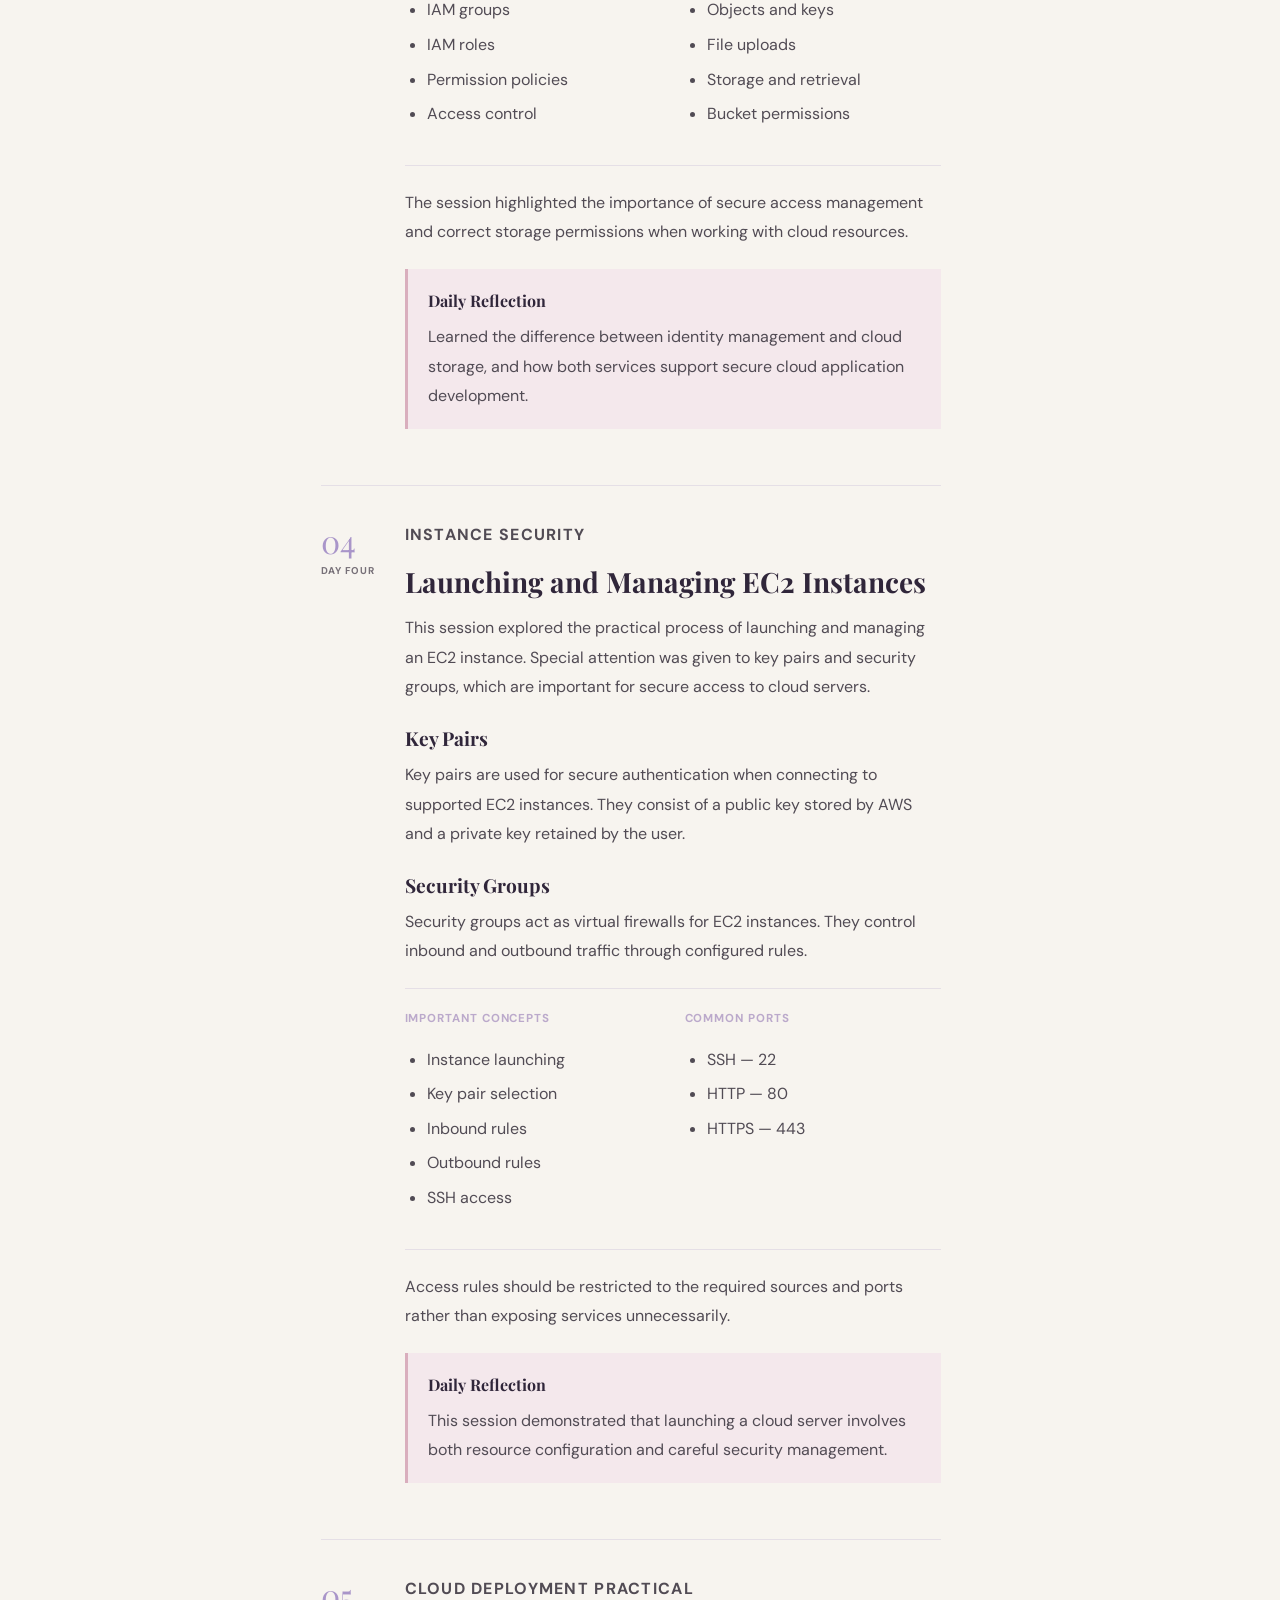
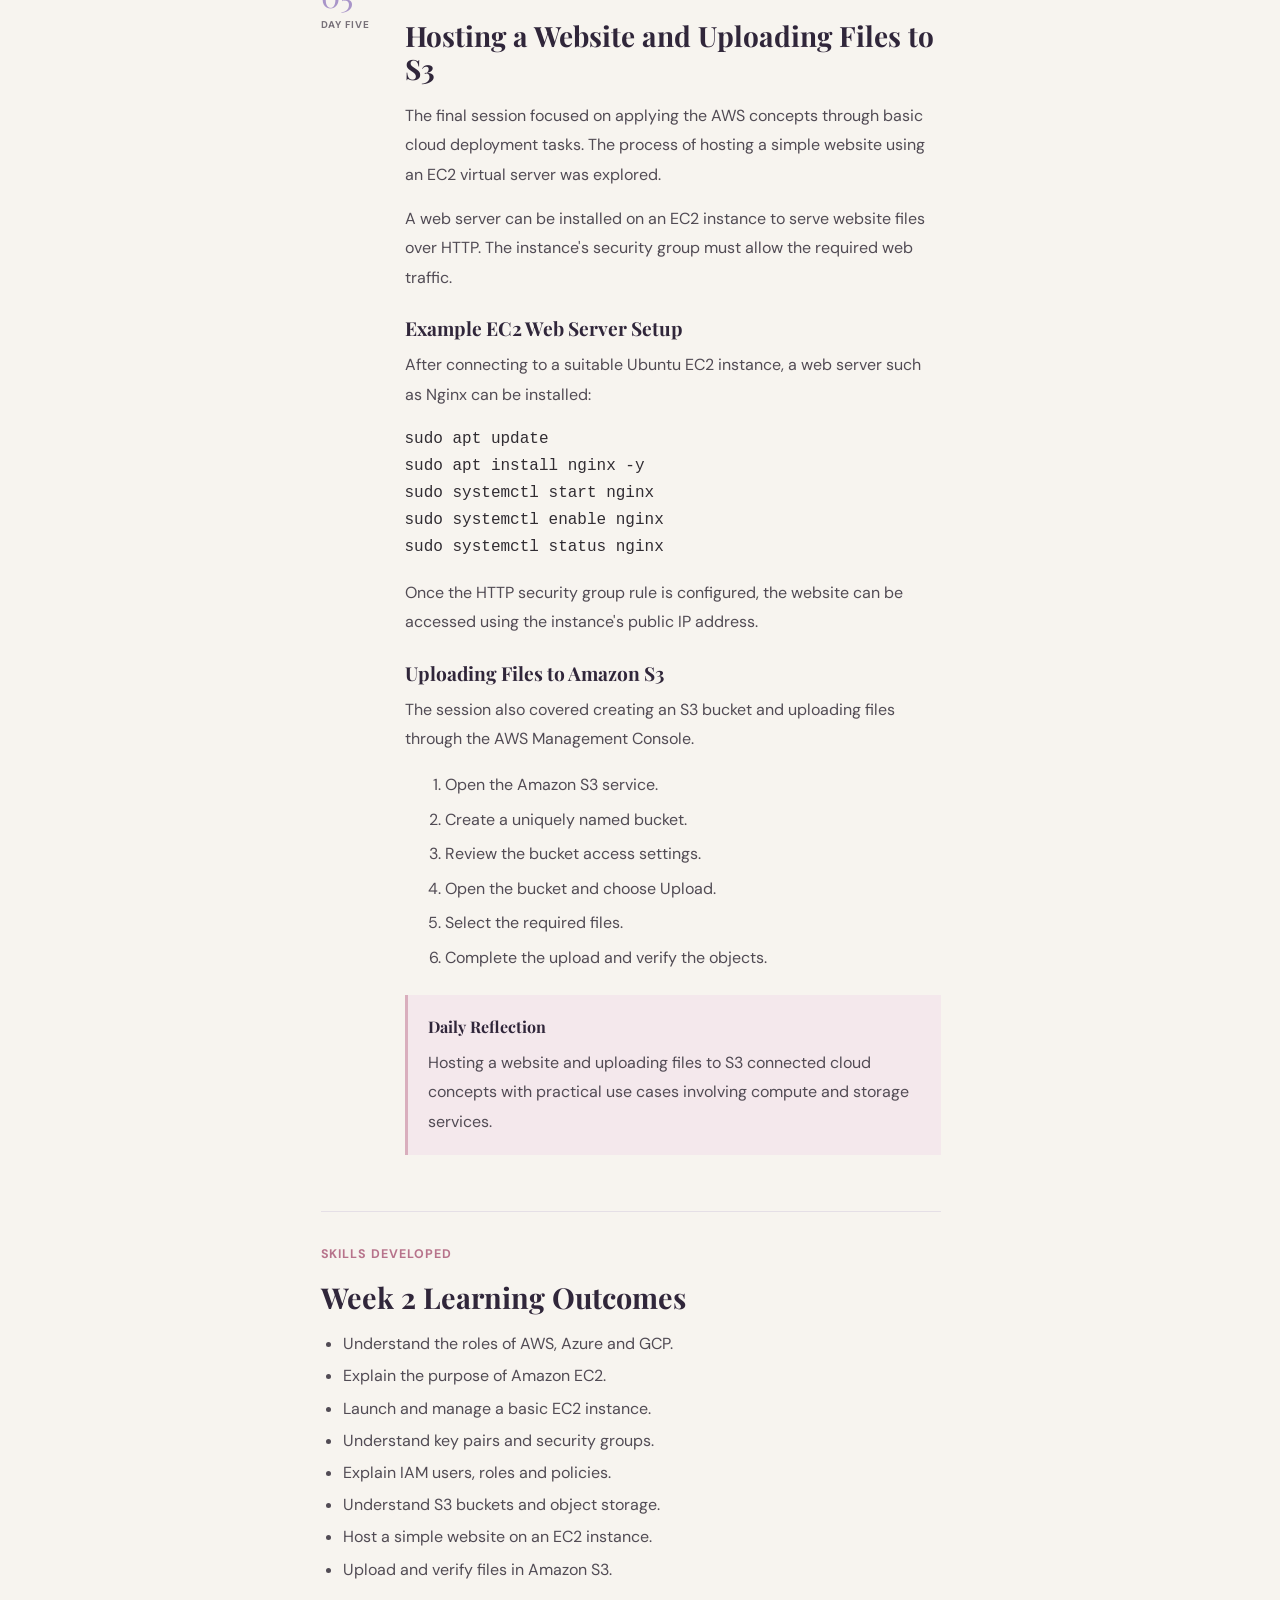
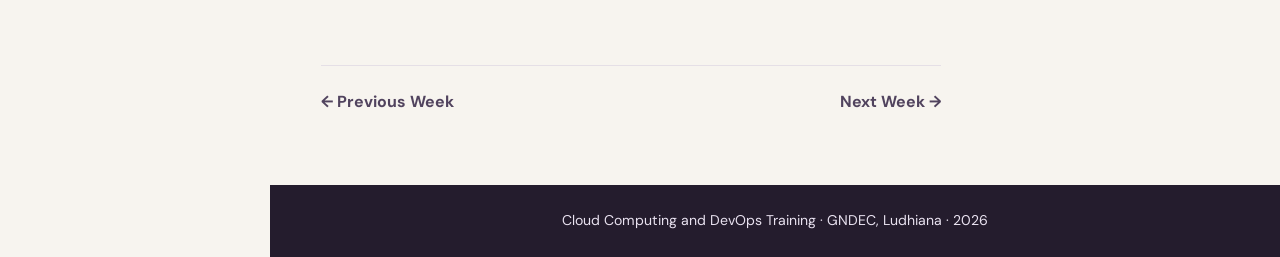
<file: pages/week-2.html>
<!DOCTYPE html>

<html lang="en">
<head>
<meta charset="utf-8"/>
<meta content="width=device-width, initial-scale=1.0" name="viewport"/>
<meta content="Week 2 training diary covering AWS cloud services, EC2, S3, IAM and cloud deployment." name="description"/>
<title>Week 2 | Cloud Platform — AWS Basics</title>
<link href="../assets/css/style.css" rel="stylesheet"/>
</head>
<body>
<div class="sidebar" id="week-sidebar">
<div class="brand">
<div class="brand-mark">CD</div>
<div>
<h2>Training Diary</h2>
<span>Cloud Computing &amp; DevOps</span>
</div>
</div>
<div class="profile">
<span class="entry-label">TRAINING PROGRAMME</span>
<h3>GNDEC, Ludhiana</h3>
<p>Four-Week Training · 2026</p>
</div>
<nav class="side-nav">
<span class="entry-label">MAIN MENU</span>
<a href="../index.html">Overview</a>
<a href="week-1.html">Week 01 · Linux &amp; Networking</a>
<a class="active" href="week-2.html">Week 02 · AWS Basics</a>
<a href="week-3.html">Week 03 · Git &amp; CI/CD</a>
<a href="week-4.html">Week 04 · Advanced Topics</a>
</nav>
<div class="sidebar-bottom">
<p>Guru Nanak Dev Engineering College</p>
<small>Ludhiana, Punjab</small>
</div>
</div>
<div class="scrim"></div>
<main class="main-content" id="top">
<div class="topline">
<span>FOUR-WEEK TRAINING PROGRAMME / WEEK 02</span>
<button aria-controls="week-sidebar" aria-expanded="false" aria-label="Open navigation" class="mobile-menu">☰</button>
</div>
<section class="week-hero" id="week-overview">
<div class="week-progress">
            WEEK 02 <span>02 / 04</span>
</div>
<p class="eyebrow">CLOUD PLATFORM MODULE</p>
<h1>Cloud Platform<br/>AWS Basics</h1>
<p>
            Exploring cloud providers and learning how to use Amazon Web
            Services for computing, storage, access management and
            basic website hosting.
        </p>
<div class="brief-grid">
<div>
<span>WEEK</span>
<strong>02</strong>
</div>
<div>
<span>FOCUS</span>
<strong>AWS Services</strong>
</div>
<div>
<span>LEARNING MODE</span>
<strong>Cloud + Practical</strong>
</div>
</div>
</section>
<section class="week-page-content">
<div class="week-page-grid">
<article class="week-page-main">
<p class="eyebrow">DAILY TRAINING RECORD</p>
<h2>Learning Journal</h2>
<p class="section-intro">
                    The second week focused on cloud platforms, with
                    Amazon Web Services (AWS) as the primary platform.
                    The sessions introduced major cloud providers and
                    covered EC2, S3, IAM, virtual server management,
                    security groups and basic cloud deployment.
                </p>
<!-- DAY 01 -->
<section class="day-entry" id="day-one">
<div class="day-rail">
<span>01</span>
<small>DAY ONE</small>
</div>
<div class="day-content">
<p class="eyebrow">CLOUD PROVIDERS</p>
<h2>Introduction to Cloud Platforms</h2>
<p>
                            The first session introduced major cloud
                            service providers and their role in delivering
                            computing infrastructure over the internet.
                            Cloud platforms provide services that allow
                            users to access servers, storage, databases
                            and networking without purchasing and
                            maintaining all the physical hardware.
                        </p>
<p>
                            An overview of Amazon Web Services (AWS),
                            Microsoft Azure and Google Cloud Platform
                            (GCP) was covered. These platforms offer
                            similar categories of services but differ
                            in their products, pricing structures and
                            management tools.
                        </p>
<div class="entry-grid">
<div>
<span class="entry-label">PLATFORMS STUDIED</span>
<ul>
<li>Amazon Web Services (AWS)</li>
<li>Microsoft Azure</li>
<li>Google Cloud Platform (GCP)</li>
</ul>
</div>
<div>
<span class="entry-label">KEY LEARNING</span>
<p>
                                    Understood the purpose of cloud
                                    providers and the common categories
                                    of services available across
                                    different platforms.
                                </p>
</div>
</div>
<div class="reflection">
<strong>Daily Reflection</strong>
<p>
                                This session helped connect the cloud
                                computing concepts from Week 1 with
                                the actual platforms used to provide
                                cloud infrastructure.
                            </p>
</div>
</div>
</section>
<!-- DAY 02 -->
<section class="day-entry" id="day-two">
<div class="day-rail">
<span>02</span>
<small>DAY TWO</small>
</div>
<div class="day-content">
<p class="eyebrow">AWS COMPUTE</p>
<h2>Amazon EC2 — Virtual Servers in the Cloud</h2>
<p>
                            This session introduced Amazon Elastic
                            Compute Cloud (EC2), a service that provides
                            resizable virtual servers in the AWS cloud.
                            EC2 instances can be used to host websites,
                            run applications and perform computing tasks.
                        </p>
<p>
                            The process of launching an instance was
                            explained, including selecting an Amazon
                            Machine Image (AMI), choosing an instance
                            type, configuring storage and setting
                            network options.
                        </p>
<div class="entry-grid">
<div>
<span class="entry-label">EC2 COMPONENTS</span>
<ul>
<li>Amazon Machine Image (AMI)</li>
<li>Instance types</li>
<li>Instance state</li>
<li>Storage configuration</li>
<li>Public and private IP addresses</li>
</ul>
</div>
<div>
<span class="entry-label">KEY LEARNING</span>
<p>
                                    Learned how EC2 provides virtual
                                    computing resources and how instance
                                    configuration affects the server's
                                    available resources.
                                </p>
</div>
</div>
<div class="reflection">
<strong>Daily Reflection</strong>
<p>
                                Understanding EC2 provided practical
                                insight into how virtual servers are
                                created and managed through a cloud
                                provider.
                            </p>
</div>
</div>
</section>
<!-- DAY 03 -->
<section class="day-entry" id="day-three">
<div class="day-rail">
<span>03</span>
<small>DAY THREE</small>
</div>
<div class="day-content">
<p class="eyebrow">AWS SECURITY AND STORAGE</p>
<h2>IAM, S3 and Cloud Resource Management</h2>
<p>
                            The third session focused on AWS Identity
                            and Access Management (IAM) and Amazon
                            Simple Storage Service (S3).
                        </p>
<p>
                            IAM is used to manage access to AWS resources
                            through users, groups, roles and policies.
                            It helps ensure that identities receive
                            only the permissions required to perform
                            their tasks.
                        </p>
<p>
                            Amazon S3 is an object storage service
                            used to store and retrieve files such as
                            documents, images, backups and website assets.
                            Data is stored in buckets as objects.
                        </p>
<div class="entry-grid">
<div>
<span class="entry-label">IAM CONCEPTS</span>
<ul>
<li>IAM users</li>
<li>IAM groups</li>
<li>IAM roles</li>
<li>Permission policies</li>
<li>Access control</li>
</ul>
</div>
<div>
<span class="entry-label">S3 CONCEPTS</span>
<ul>
<li>S3 buckets</li>
<li>Objects and keys</li>
<li>File uploads</li>
<li>Storage and retrieval</li>
<li>Bucket permissions</li>
</ul>
</div>
</div>
<p>
                            The session highlighted the importance of
                            secure access management and correct storage
                            permissions when working with cloud resources.
                        </p>
<div class="reflection">
<strong>Daily Reflection</strong>
<p>
                                Learned the difference between identity
                                management and cloud storage, and how
                                both services support secure cloud
                                application development.
                            </p>
</div>
</div>
</section>
<!-- DAY 04 -->
<section class="day-entry" id="day-four">
<div class="day-rail">
<span>04</span>
<small>DAY FOUR</small>
</div>
<div class="day-content">
<p class="eyebrow">INSTANCE SECURITY</p>
<h2>Launching and Managing EC2 Instances</h2>
<p>
                            This session explored the practical process
                            of launching and managing an EC2 instance.
                            Special attention was given to key pairs
                            and security groups, which are important
                            for secure access to cloud servers.
                        </p>
<h3>Key Pairs</h3>
<p>
                            Key pairs are used for secure authentication
                            when connecting to supported EC2 instances.
                            They consist of a public key stored by AWS
                            and a private key retained by the user.
                        </p>
<h3>Security Groups</h3>
<p>
                            Security groups act as virtual firewalls
                            for EC2 instances. They control inbound
                            and outbound traffic through configured
                            rules.
                        </p>
<div class="entry-grid">
<div>
<span class="entry-label">IMPORTANT CONCEPTS</span>
<ul>
<li>Instance launching</li>
<li>Key pair selection</li>
<li>Inbound rules</li>
<li>Outbound rules</li>
<li>SSH access</li>
</ul>
</div>
<div>
<span class="entry-label">COMMON PORTS</span>
<ul>
<li>SSH — 22</li>
<li>HTTP — 80</li>
<li>HTTPS — 443</li>
</ul>
</div>
</div>
<p>
                            Access rules should be restricted to the
                            required sources and ports rather than
                            exposing services unnecessarily.
                        </p>
<div class="reflection">
<strong>Daily Reflection</strong>
<p>
                                This session demonstrated that launching
                                a cloud server involves both resource
                                configuration and careful security
                                management.
                            </p>
</div>
</div>
</section>
<!-- DAY 05 -->
<section class="day-entry" id="day-five">
<div class="day-rail">
<span>05</span>
<small>DAY FIVE</small>
</div>
<div class="day-content">
<p class="eyebrow">CLOUD DEPLOYMENT PRACTICAL</p>
<h2>Hosting a Website and Uploading Files to S3</h2>
<p>
                            The final session focused on applying the
                            AWS concepts through basic cloud deployment
                            tasks. The process of hosting a simple
                            website using an EC2 virtual server was
                            explored.
                        </p>
<p>
                            A web server can be installed on an EC2
                            instance to serve website files over HTTP.
                            The instance's security group must allow
                            the required web traffic.
                        </p>
<h3>Example EC2 Web Server Setup</h3>
<p>
                            After connecting to a suitable Ubuntu
                            EC2 instance, a web server such as Nginx
                            can be installed:
                        </p>
<pre><code>sudo apt update
sudo apt install nginx -y
sudo systemctl start nginx
sudo systemctl enable nginx
sudo systemctl status nginx</code></pre>
<p>
                            Once the HTTP security group rule is
                            configured, the website can be accessed
                            using the instance's public IP address.
                        </p>
<h3>Uploading Files to Amazon S3</h3>
<p>
                            The session also covered creating an S3
                            bucket and uploading files through the
                            AWS Management Console.
                        </p>
<ol>
<li>Open the Amazon S3 service.</li>
<li>Create a uniquely named bucket.</li>
<li>Review the bucket access settings.</li>
<li>Open the bucket and choose Upload.</li>
<li>Select the required files.</li>
<li>Complete the upload and verify the objects.</li>
</ol>
<div class="reflection">
<strong>Daily Reflection</strong>
<p>
                                Hosting a website and uploading files
                                to S3 connected cloud concepts with
                                practical use cases involving compute
                                and storage services.
                            </p>
</div>
</div>
</section>
<!-- OUTCOMES -->
<section class="outcomes-section" id="learning-outcomes">
<p class="eyebrow">SKILLS DEVELOPED</p>
<h2>Week 2 Learning Outcomes</h2>
<ul>
<li>Understand the roles of AWS, Azure and GCP.</li>
<li>Explain the purpose of Amazon EC2.</li>
<li>Launch and manage a basic EC2 instance.</li>
<li>Understand key pairs and security groups.</li>
<li>Explain IAM users, roles and policies.</li>
<li>Understand S3 buckets and object storage.</li>
<li>Host a simple website on an EC2 instance.</li>
<li>Upload and verify files in Amazon S3.</li>
</ul>
</section>
<div class="week-navigation">
<a href="week-1.html">← Previous Week</a>
<a href="week-3.html">Next Week →</a>
</div>
</article>
<aside class="week-sidebar">
<div class="week-learning">
<p class="eyebrow">WEEK 02</p>
<h3>On This Page</h3>
<a href="#top">Week Overview</a>
<a href="#day-one">Cloud Providers</a>
<a href="#day-two">Amazon EC2</a>
<a href="#day-three">IAM and S3</a>
<a href="#day-four">Instance Security</a>
<a href="#day-five">Website Hosting</a>
<a href="#weekly-reflection">Weekly Reflection</a>
<a href="#learning-outcomes">Learning Outcomes</a>
</div>
</aside>
</div>
</section>
<footer class="site-footer">
<p>Cloud Computing and DevOps Training · GNDEC, Ludhiana · 2026</p>
</footer>
</main>
<script defer="True" src="../assets/js/script.js"></script>
</body>
</html>
</file>
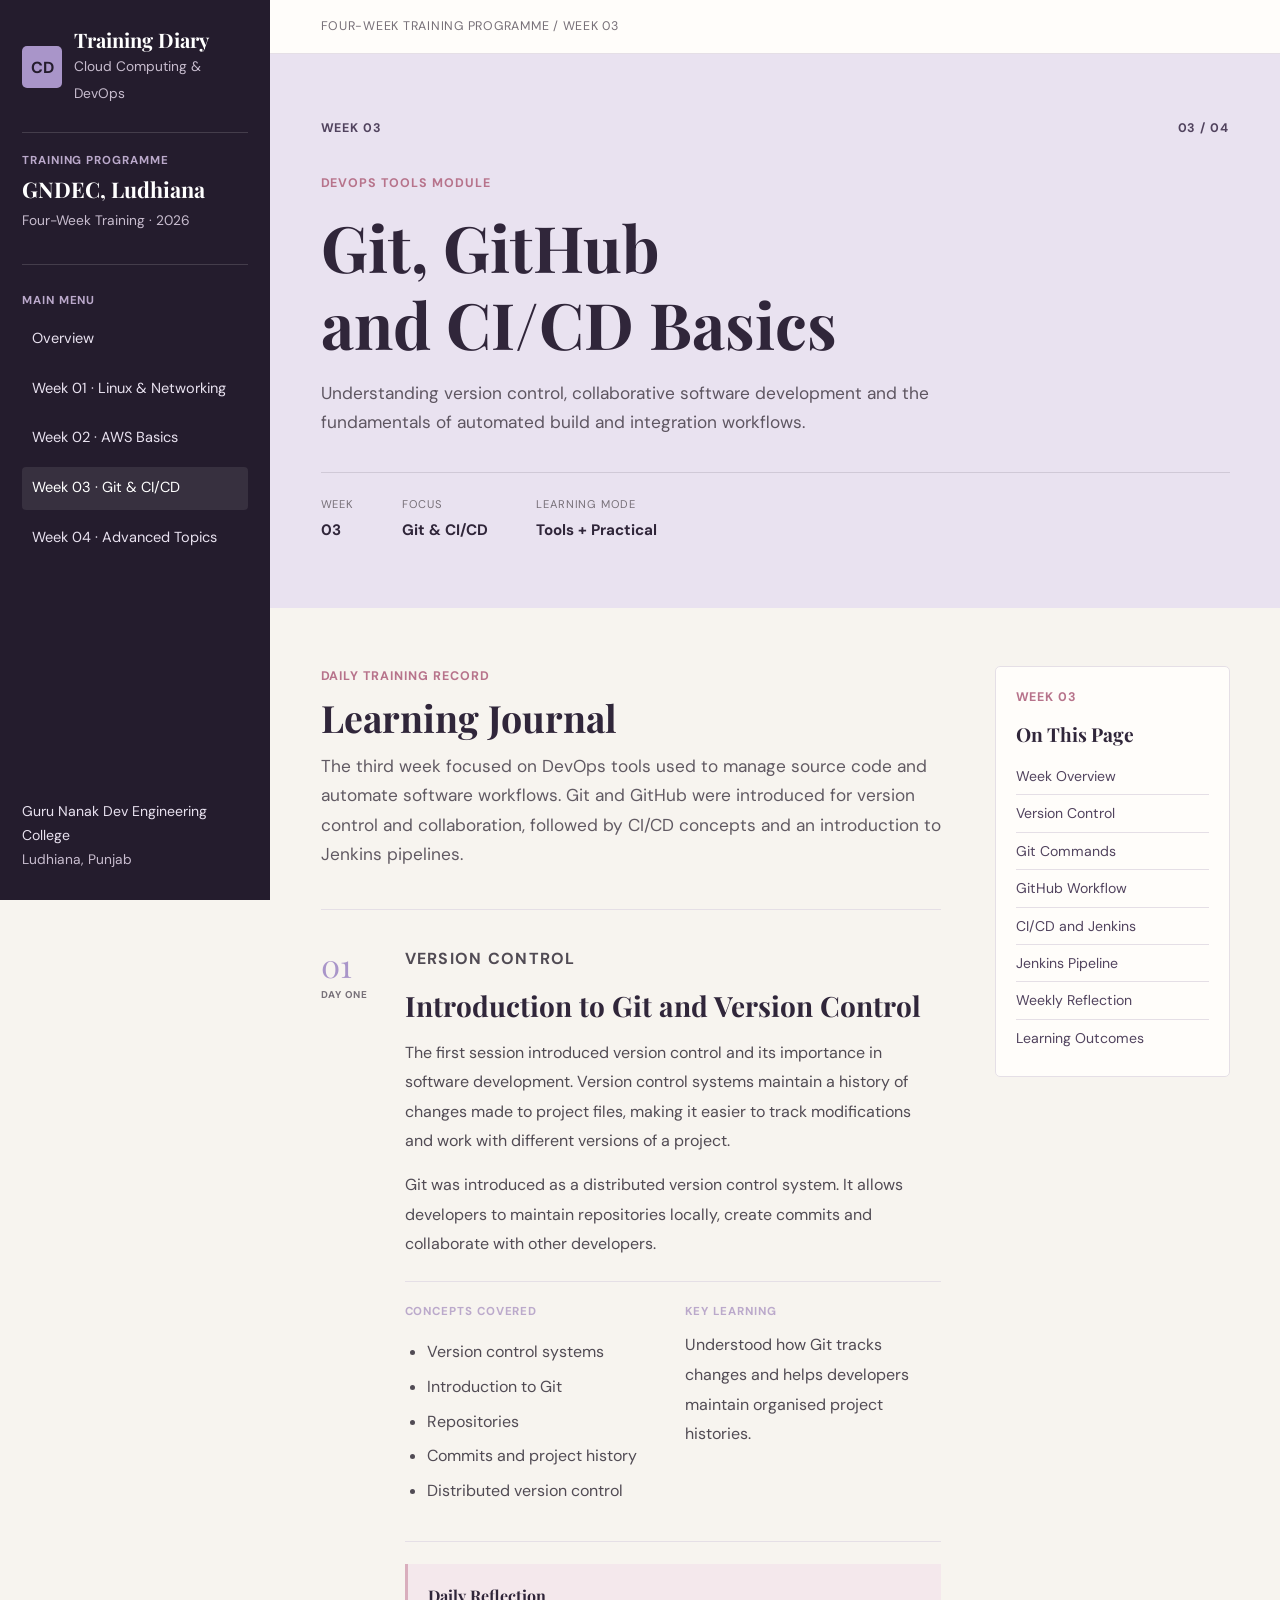
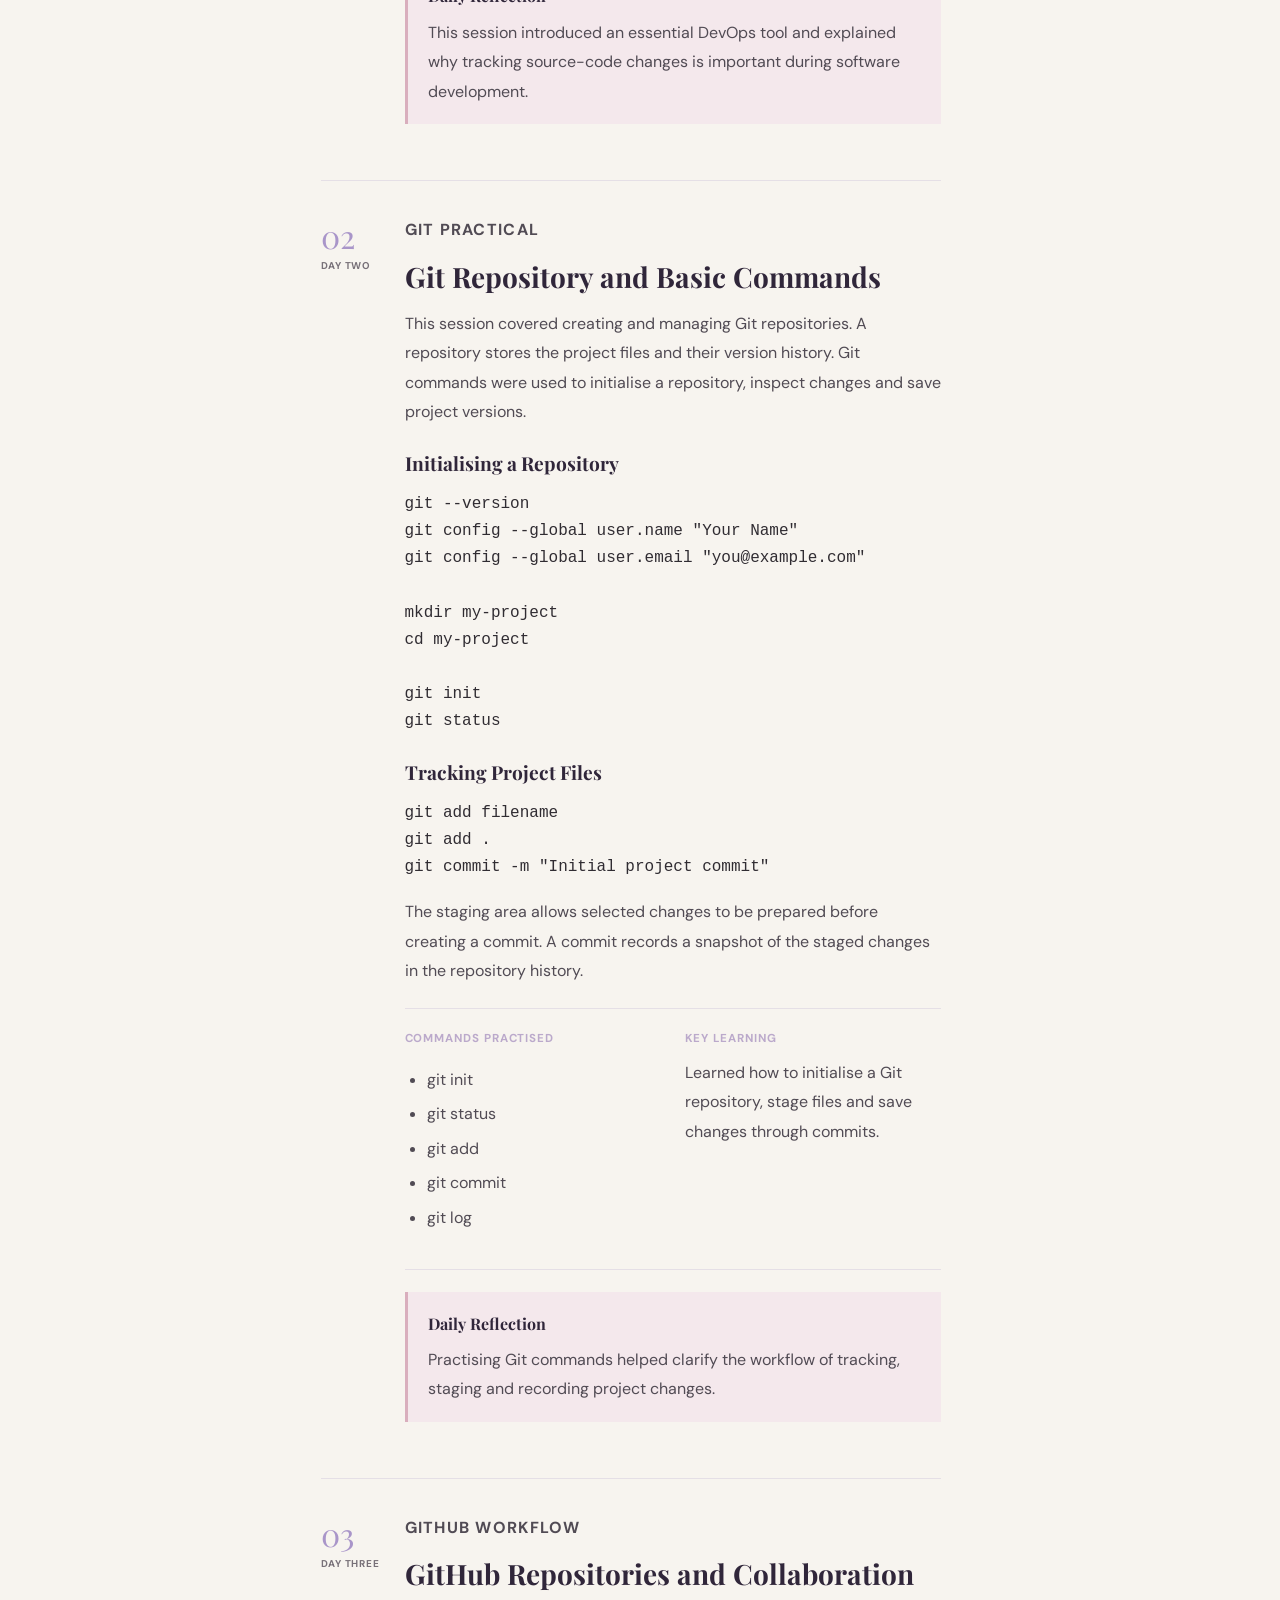
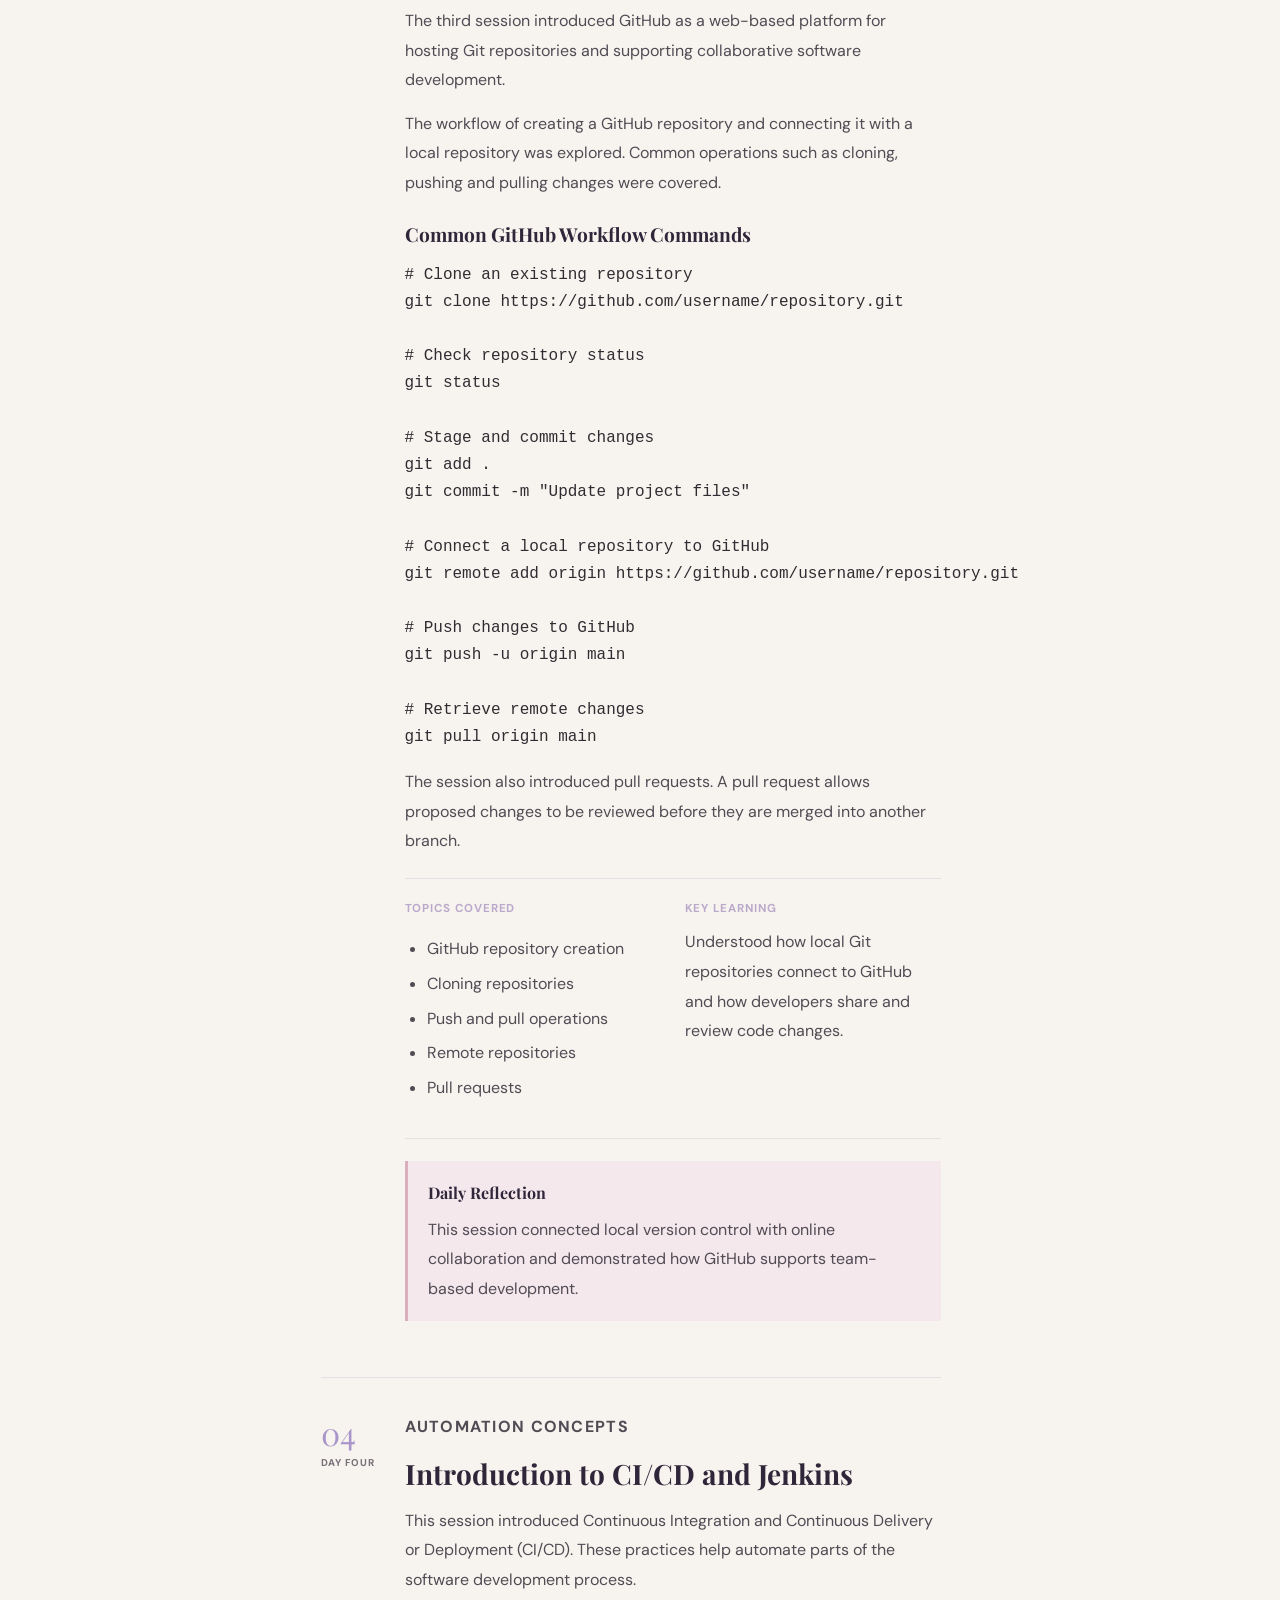
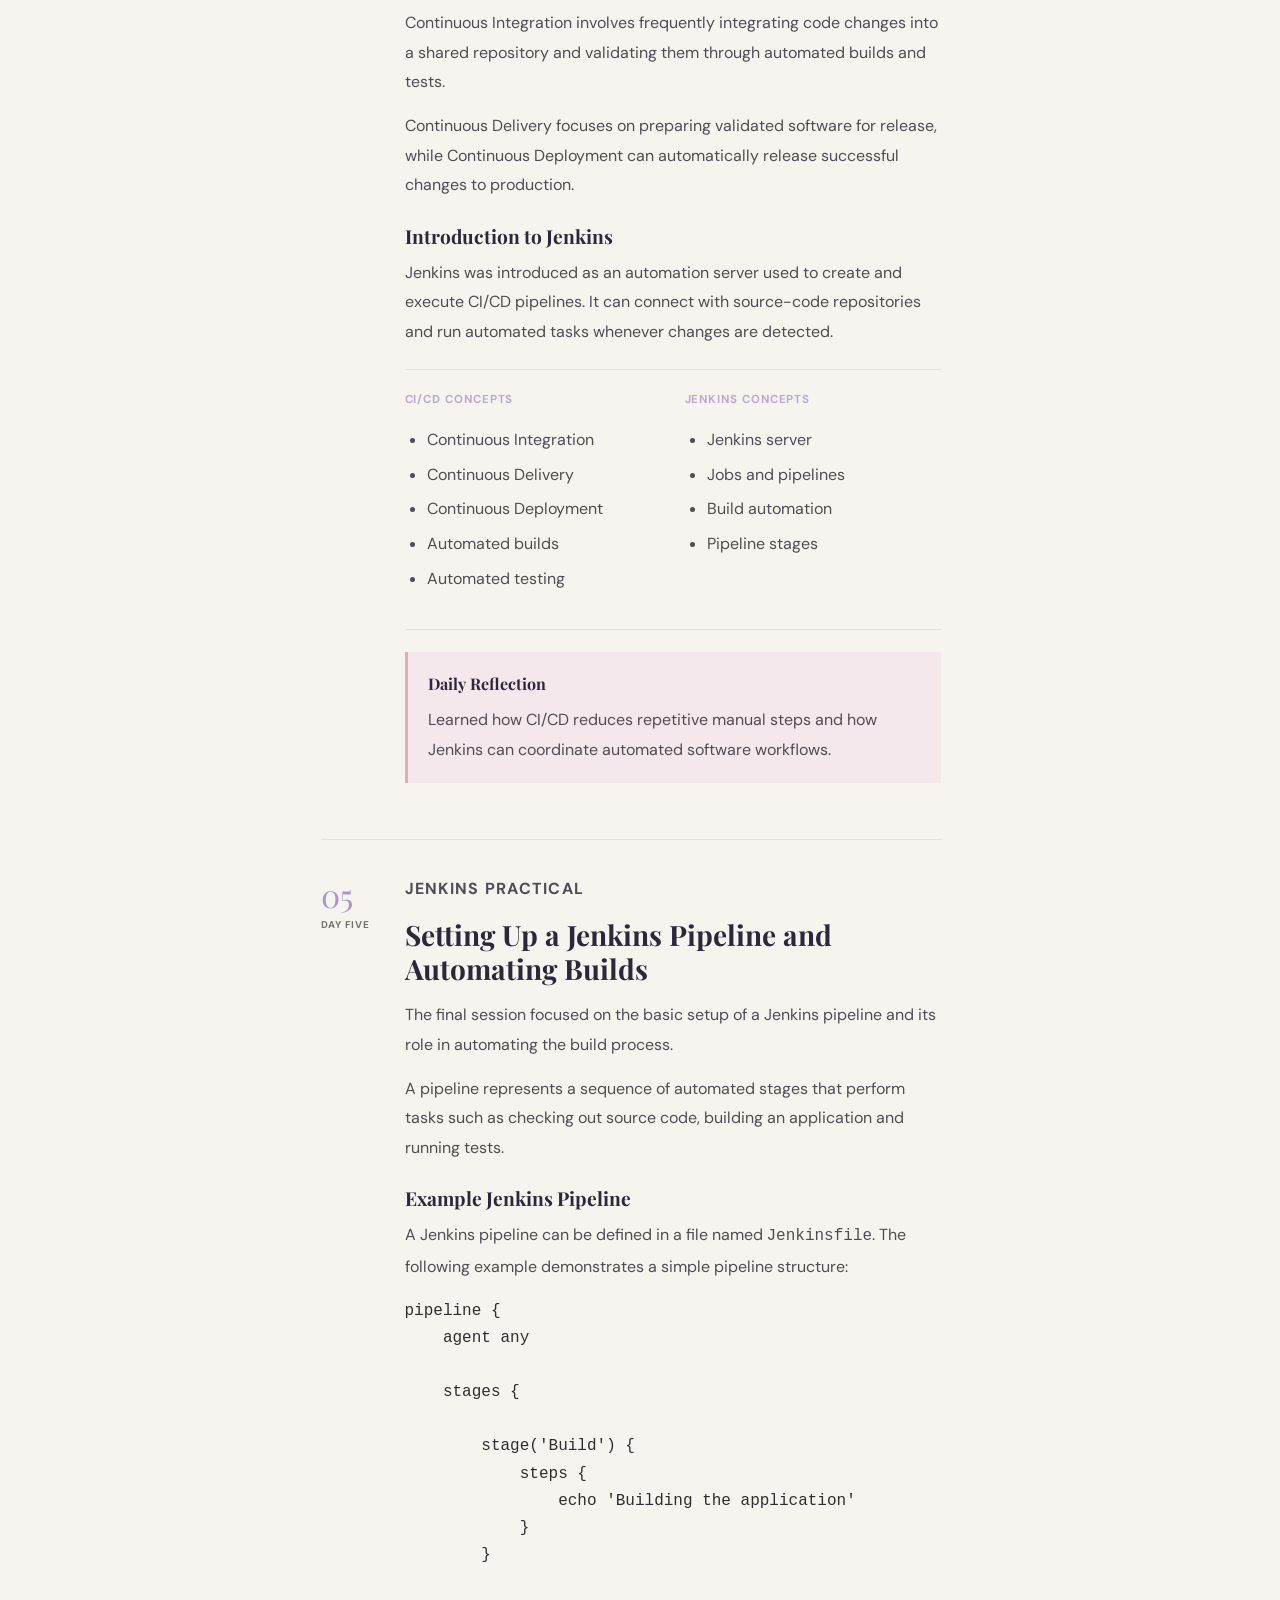
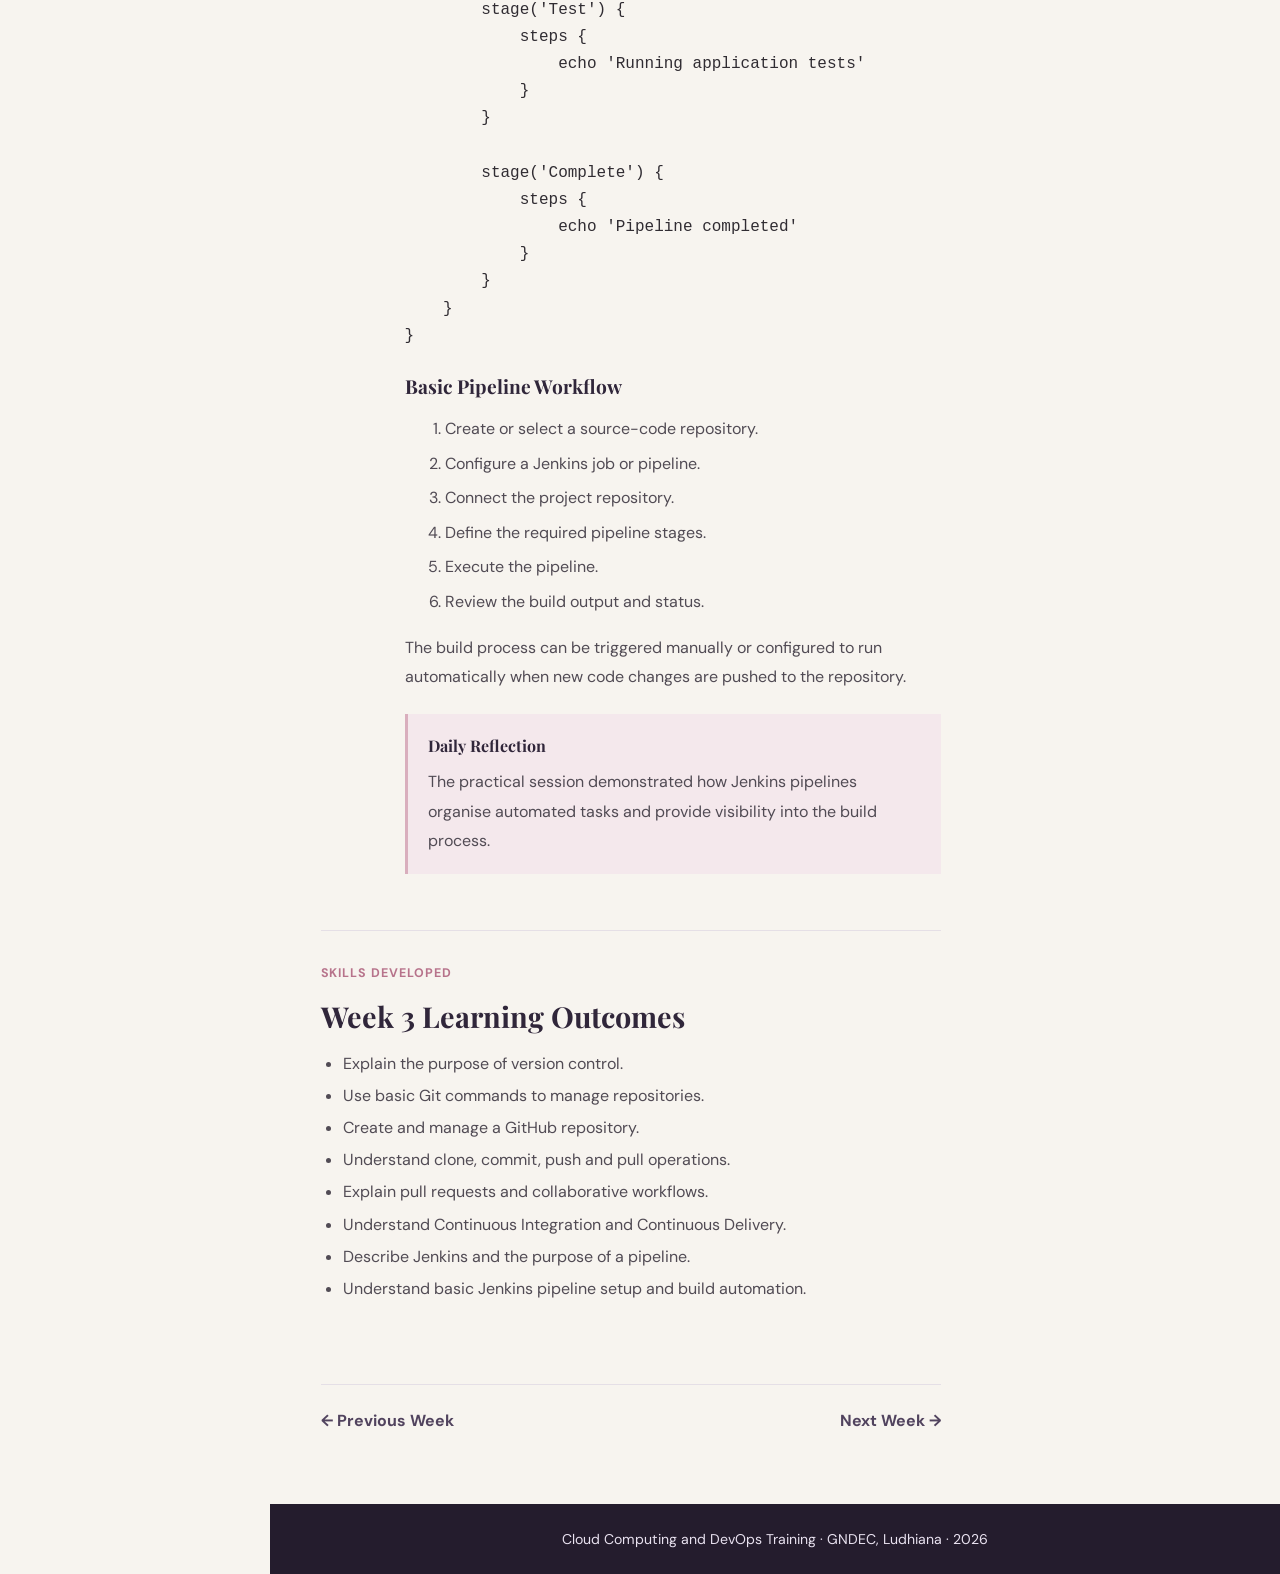
<file: pages/week-3.html>
<!DOCTYPE html>

<html lang="en">
<head>
<meta charset="utf-8"/>
<meta content="width=device-width, initial-scale=1.0" name="viewport"/>
<meta content="Week 3 training diary covering Git, GitHub, CI/CD concepts and Jenkins basics." name="description"/>
<title>Week 3 | DevOps Tools — Git and CI/CD</title>
<link href="../assets/css/style.css" rel="stylesheet"/>
</head>
<body>
<div class="sidebar" id="week-sidebar">
<div class="brand">
<div class="brand-mark">CD</div>
<div>
<h2>Training Diary</h2>
<span>Cloud Computing &amp; DevOps</span>
</div>
</div>
<div class="profile">
<span class="entry-label">TRAINING PROGRAMME</span>
<h3>GNDEC, Ludhiana</h3>
<p>Four-Week Training · 2026</p>
</div>
<nav class="side-nav">
<span class="entry-label">MAIN MENU</span>
<a href="../index.html">Overview</a>
<a href="week-1.html">Week 01 · Linux &amp; Networking</a>
<a href="week-2.html">Week 02 · AWS Basics</a>
<a class="active" href="week-3.html">Week 03 · Git &amp; CI/CD</a>
<a href="week-4.html">Week 04 · Advanced Topics</a>
</nav>
<div class="sidebar-bottom">
<p>Guru Nanak Dev Engineering College</p>
<small>Ludhiana, Punjab</small>
</div>
</div>
<div class="scrim"></div>
<main class="main-content" id="top">
<div class="topline">
<span>FOUR-WEEK TRAINING PROGRAMME / WEEK 03</span>
<button aria-controls="week-sidebar" aria-expanded="false" aria-label="Open navigation" class="mobile-menu">☰</button>
</div>
<section class="week-hero" id="week-overview">
<div class="week-progress">
            WEEK 03 <span>03 / 04</span>
</div>
<p class="eyebrow">DEVOPS TOOLS MODULE</p>
<h1>Git, GitHub<br/>and CI/CD Basics</h1>
<p>
            Understanding version control, collaborative software
            development and the fundamentals of automated build
            and integration workflows.
        </p>
<div class="brief-grid">
<div>
<span>WEEK</span>
<strong>03</strong>
</div>
<div>
<span>FOCUS</span>
<strong>Git &amp; CI/CD</strong>
</div>
<div>
<span>LEARNING MODE</span>
<strong>Tools + Practical</strong>
</div>
</div>
</section>
<section class="week-page-content">
<div class="week-page-grid">
<article class="week-page-main">
<p class="eyebrow">DAILY TRAINING RECORD</p>
<h2>Learning Journal</h2>
<p class="section-intro">
                    The third week focused on DevOps tools used to
                    manage source code and automate software workflows.
                    Git and GitHub were introduced for version control
                    and collaboration, followed by CI/CD concepts
                    and an introduction to Jenkins pipelines.
                </p>
<!-- DAY 01 -->
<section class="day-entry" id="day-one">
<div class="day-rail">
<span>01</span>
<small>DAY ONE</small>
</div>
<div class="day-content">
<p class="eyebrow">VERSION CONTROL</p>
<h2>Introduction to Git and Version Control</h2>
<p>
                            The first session introduced version control
                            and its importance in software development.
                            Version control systems maintain a history
                            of changes made to project files, making it
                            easier to track modifications and work with
                            different versions of a project.
                        </p>
<p>
                            Git was introduced as a distributed version
                            control system. It allows developers to
                            maintain repositories locally, create
                            commits and collaborate with other
                            developers.
                        </p>
<div class="entry-grid">
<div>
<span class="entry-label">CONCEPTS COVERED</span>
<ul>
<li>Version control systems</li>
<li>Introduction to Git</li>
<li>Repositories</li>
<li>Commits and project history</li>
<li>Distributed version control</li>
</ul>
</div>
<div>
<span class="entry-label">KEY LEARNING</span>
<p>
                                    Understood how Git tracks changes
                                    and helps developers maintain
                                    organised project histories.
                                </p>
</div>
</div>
<div class="reflection">
<strong>Daily Reflection</strong>
<p>
                                This session introduced an essential
                                DevOps tool and explained why tracking
                                source-code changes is important
                                during software development.
                            </p>
</div>
</div>
</section>
<!-- DAY 02 -->
<section class="day-entry" id="day-two">
<div class="day-rail">
<span>02</span>
<small>DAY TWO</small>
</div>
<div class="day-content">
<p class="eyebrow">GIT PRACTICAL</p>
<h2>Git Repository and Basic Commands</h2>
<p>
                            This session covered creating and managing
                            Git repositories. A repository stores the
                            project files and their version history.
                            Git commands were used to initialise a
                            repository, inspect changes and save
                            project versions.
                        </p>
<h3>Initialising a Repository</h3>
<pre><code>git --version
git config --global user.name "Your Name"
git config --global user.email "you@example.com"

mkdir my-project
cd my-project

git init
git status</code></pre>
<h3>Tracking Project Files</h3>
<pre><code>git add filename
git add .
git commit -m "Initial project commit"</code></pre>
<p>
                            The staging area allows selected changes
                            to be prepared before creating a commit.
                            A commit records a snapshot of the staged
                            changes in the repository history.
                        </p>
<div class="entry-grid">
<div>
<span class="entry-label">COMMANDS PRACTISED</span>
<ul>
<li>git init</li>
<li>git status</li>
<li>git add</li>
<li>git commit</li>
<li>git log</li>
</ul>
</div>
<div>
<span class="entry-label">KEY LEARNING</span>
<p>
                                    Learned how to initialise a Git
                                    repository, stage files and save
                                    changes through commits.
                                </p>
</div>
</div>
<div class="reflection">
<strong>Daily Reflection</strong>
<p>
                                Practising Git commands helped clarify
                                the workflow of tracking, staging and
                                recording project changes.
                            </p>
</div>
</div>
</section>
<!-- DAY 03 -->
<section class="day-entry" id="day-three">
<div class="day-rail">
<span>03</span>
<small>DAY THREE</small>
</div>
<div class="day-content">
<p class="eyebrow">GITHUB WORKFLOW</p>
<h2>GitHub Repositories and Collaboration</h2>
<p>
                            The third session introduced GitHub as a
                            web-based platform for hosting Git
                            repositories and supporting collaborative
                            software development.
                        </p>
<p>
                            The workflow of creating a GitHub
                            repository and connecting it with a local
                            repository was explored. Common operations
                            such as cloning, pushing and pulling
                            changes were covered.
                        </p>
<h3>Common GitHub Workflow Commands</h3>
<pre><code># Clone an existing repository
git clone https://github.com/username/repository.git

# Check repository status
git status

# Stage and commit changes
git add .
git commit -m "Update project files"

# Connect a local repository to GitHub
git remote add origin https://github.com/username/repository.git

# Push changes to GitHub
git push -u origin main

# Retrieve remote changes
git pull origin main</code></pre>
<p>
                            The session also introduced pull requests.
                            A pull request allows proposed changes to
                            be reviewed before they are merged into
                            another branch.
                        </p>
<div class="entry-grid">
<div>
<span class="entry-label">TOPICS COVERED</span>
<ul>
<li>GitHub repository creation</li>
<li>Cloning repositories</li>
<li>Push and pull operations</li>
<li>Remote repositories</li>
<li>Pull requests</li>
</ul>
</div>
<div>
<span class="entry-label">KEY LEARNING</span>
<p>
                                    Understood how local Git repositories
                                    connect to GitHub and how developers
                                    share and review code changes.
                                </p>
</div>
</div>
<div class="reflection">
<strong>Daily Reflection</strong>
<p>
                                This session connected local version
                                control with online collaboration and
                                demonstrated how GitHub supports
                                team-based development.
                            </p>
</div>
</div>
</section>
<!-- DAY 04 -->
<section class="day-entry" id="day-four">
<div class="day-rail">
<span>04</span>
<small>DAY FOUR</small>
</div>
<div class="day-content">
<p class="eyebrow">AUTOMATION CONCEPTS</p>
<h2>Introduction to CI/CD and Jenkins</h2>
<p>
                            This session introduced Continuous
                            Integration and Continuous Delivery
                            or Deployment (CI/CD). These practices
                            help automate parts of the software
                            development process.
                        </p>
<p>
                            Continuous Integration involves frequently
                            integrating code changes into a shared
                            repository and validating them through
                            automated builds and tests.
                        </p>
<p>
                            Continuous Delivery focuses on preparing
                            validated software for release, while
                            Continuous Deployment can automatically
                            release successful changes to production.
                        </p>
<h3>Introduction to Jenkins</h3>
<p>
                            Jenkins was introduced as an automation
                            server used to create and execute CI/CD
                            pipelines. It can connect with source-code
                            repositories and run automated tasks
                            whenever changes are detected.
                        </p>
<div class="entry-grid">
<div>
<span class="entry-label">CI/CD CONCEPTS</span>
<ul>
<li>Continuous Integration</li>
<li>Continuous Delivery</li>
<li>Continuous Deployment</li>
<li>Automated builds</li>
<li>Automated testing</li>
</ul>
</div>
<div>
<span class="entry-label">JENKINS CONCEPTS</span>
<ul>
<li>Jenkins server</li>
<li>Jobs and pipelines</li>
<li>Build automation</li>
<li>Pipeline stages</li>
</ul>
</div>
</div>
<div class="reflection">
<strong>Daily Reflection</strong>
<p>
                                Learned how CI/CD reduces repetitive
                                manual steps and how Jenkins can
                                coordinate automated software workflows.
                            </p>
</div>
</div>
</section>
<!-- DAY 05 -->
<section class="day-entry" id="day-five">
<div class="day-rail">
<span>05</span>
<small>DAY FIVE</small>
</div>
<div class="day-content">
<p class="eyebrow">JENKINS PRACTICAL</p>
<h2>Setting Up a Jenkins Pipeline and Automating Builds</h2>
<p>
                            The final session focused on the basic
                            setup of a Jenkins pipeline and its role
                            in automating the build process.
                        </p>
<p>
                            A pipeline represents a sequence of
                            automated stages that perform tasks
                            such as checking out source code,
                            building an application and running tests.
                        </p>
<h3>Example Jenkins Pipeline</h3>
<p>
                            A Jenkins pipeline can be defined in a
                            file named <code>Jenkinsfile</code>.
                            The following example demonstrates a
                            simple pipeline structure:
                        </p>
<pre><code>pipeline {
    agent any

    stages {

        stage('Build') {
            steps {
                echo 'Building the application'
            }
        }

        stage('Test') {
            steps {
                echo 'Running application tests'
            }
        }

        stage('Complete') {
            steps {
                echo 'Pipeline completed'
            }
        }
    }
}</code></pre>
<h3>Basic Pipeline Workflow</h3>
<ol>
<li>Create or select a source-code repository.</li>
<li>Configure a Jenkins job or pipeline.</li>
<li>Connect the project repository.</li>
<li>Define the required pipeline stages.</li>
<li>Execute the pipeline.</li>
<li>Review the build output and status.</li>
</ol>
<p>
                            The build process can be triggered manually
                            or configured to run automatically when
                            new code changes are pushed to the repository.
                        </p>
<div class="reflection">
<strong>Daily Reflection</strong>
<p>
                                The practical session demonstrated how
                                Jenkins pipelines organise automated
                                tasks and provide visibility into
                                the build process.
                            </p>
</div>
</div>
</section>
<!-- OUTCOMES -->
<section class="outcomes-section" id="learning-outcomes">
<p class="eyebrow">SKILLS DEVELOPED</p>
<h2>Week 3 Learning Outcomes</h2>
<ul>
<li>Explain the purpose of version control.</li>
<li>Use basic Git commands to manage repositories.</li>
<li>Create and manage a GitHub repository.</li>
<li>Understand clone, commit, push and pull operations.</li>
<li>Explain pull requests and collaborative workflows.</li>
<li>Understand Continuous Integration and Continuous Delivery.</li>
<li>Describe Jenkins and the purpose of a pipeline.</li>
<li>Understand basic Jenkins pipeline setup and build automation.</li>
</ul>
</section>
<div class="week-navigation">
<a href="week-2.html">← Previous Week</a>
<a href="week-4.html">Next Week →</a>
</div>
</article>
<aside class="week-sidebar">
<div class="week-learning">
<p class="eyebrow">WEEK 03</p>
<h3>On This Page</h3>
<a href="#top">Week Overview</a>
<a href="#day-one">Version Control</a>
<a href="#day-two">Git Commands</a>
<a href="#day-three">GitHub Workflow</a>
<a href="#day-four">CI/CD and Jenkins</a>
<a href="#day-five">Jenkins Pipeline</a>
<a href="#weekly-reflection">Weekly Reflection</a>
<a href="#learning-outcomes">Learning Outcomes</a>
</div>
</aside>
</div>
</section>
<footer class="site-footer">
<p>Cloud Computing and DevOps Training · GNDEC, Ludhiana · 2026</p>
</footer>
</main>
<script defer="True" src="../assets/js/script.js"></script>
</body>
</html>
</file>
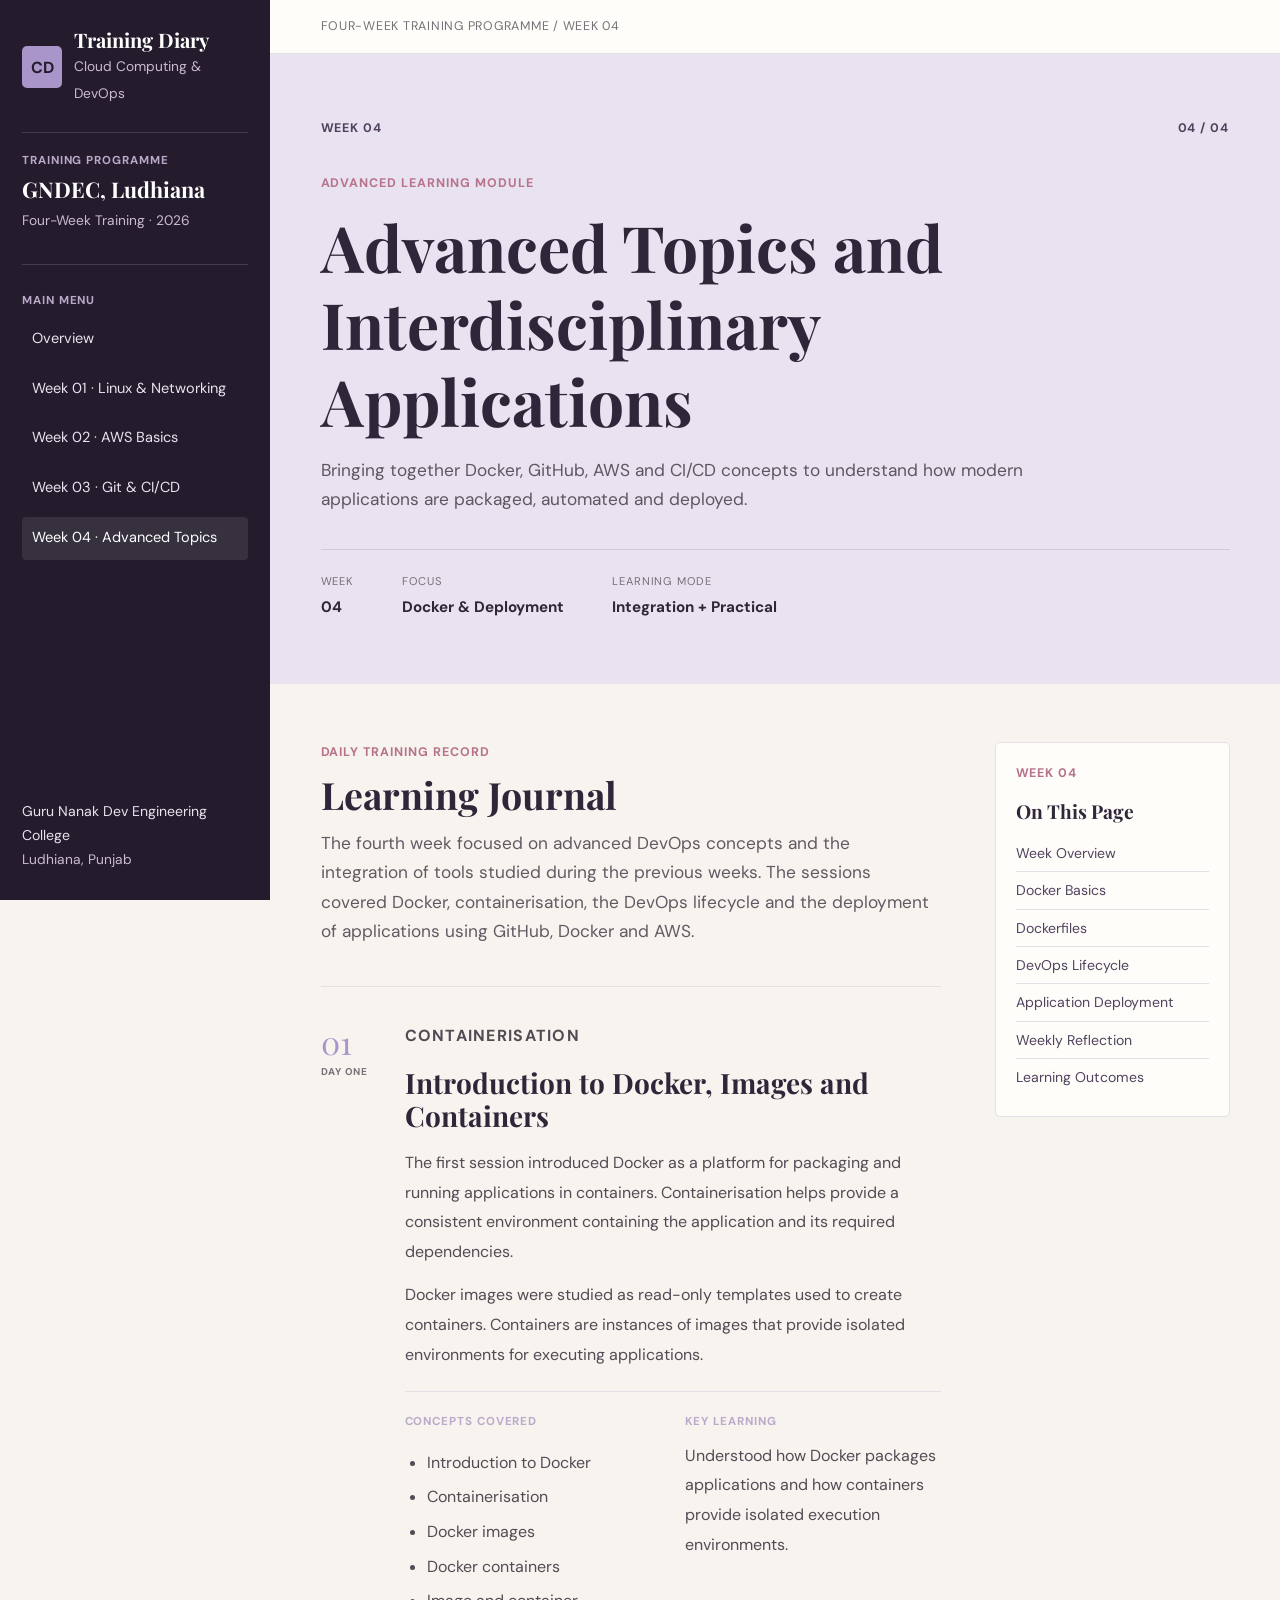
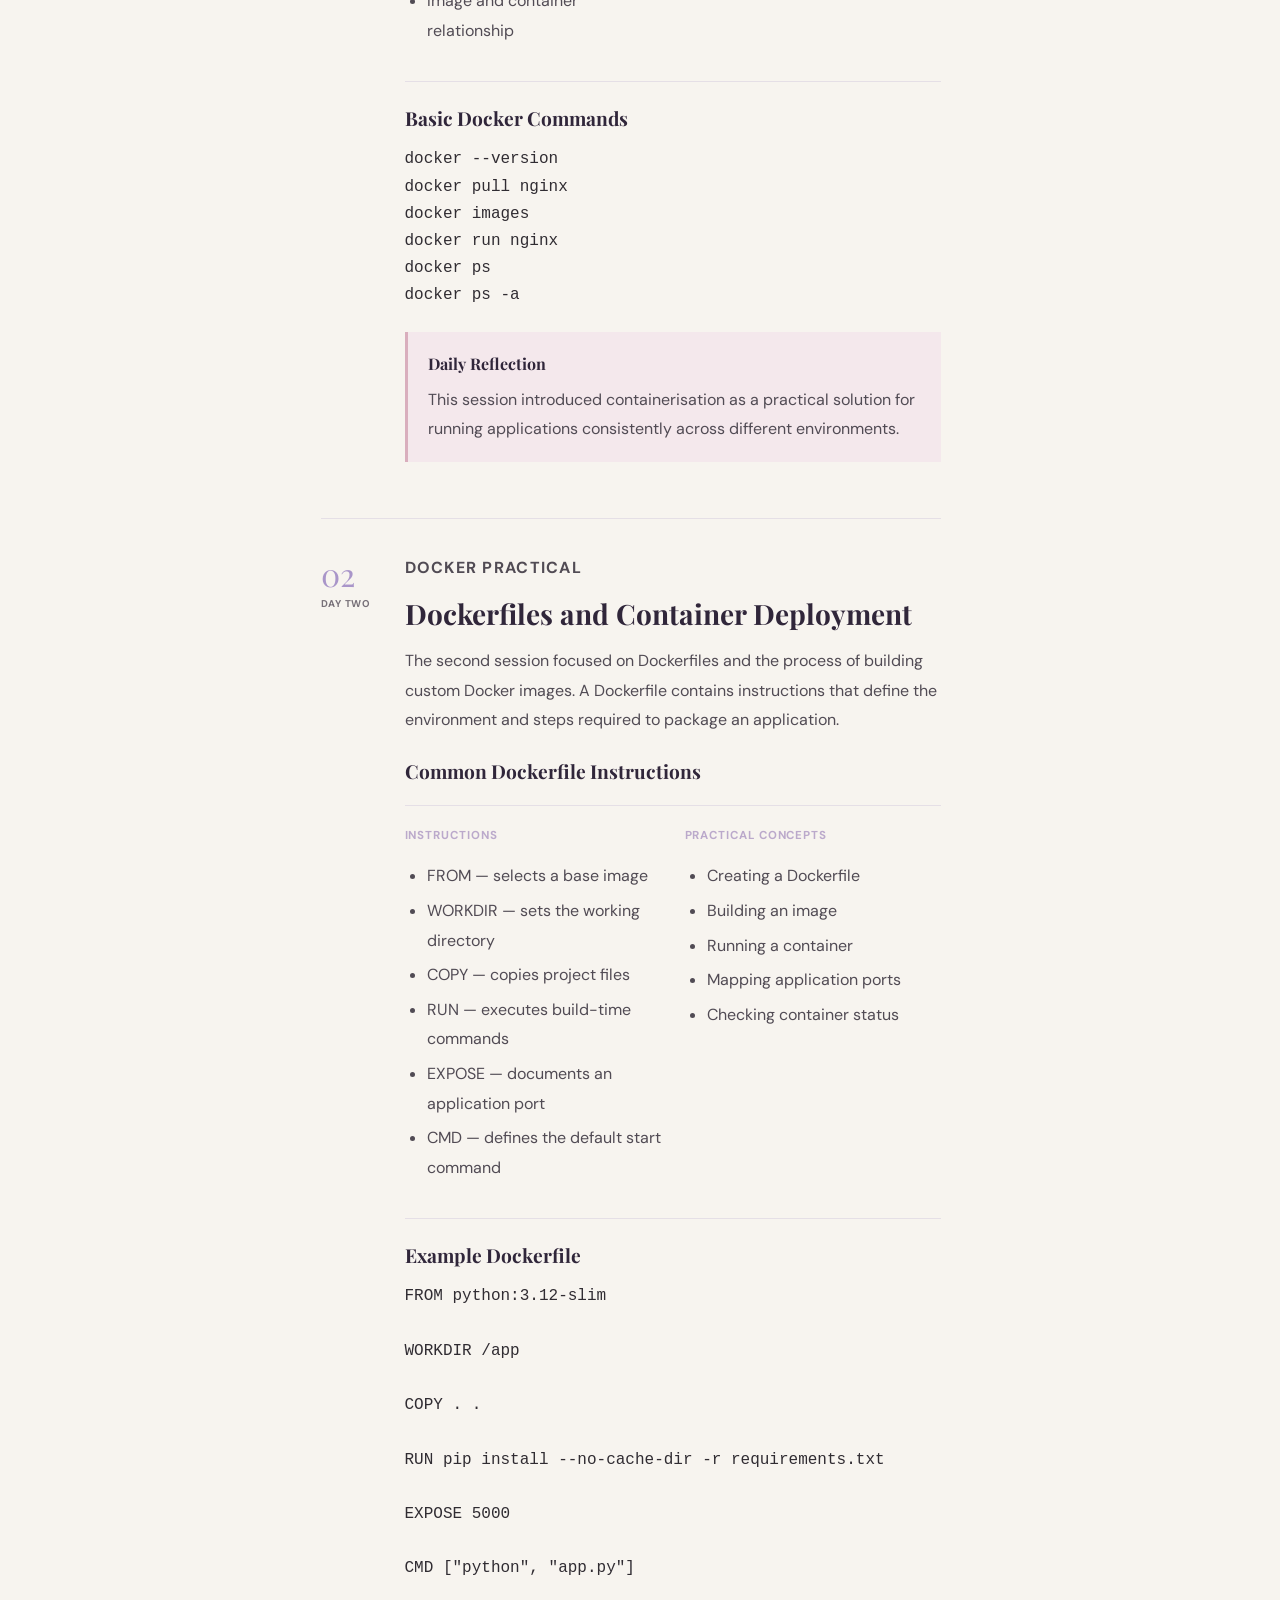
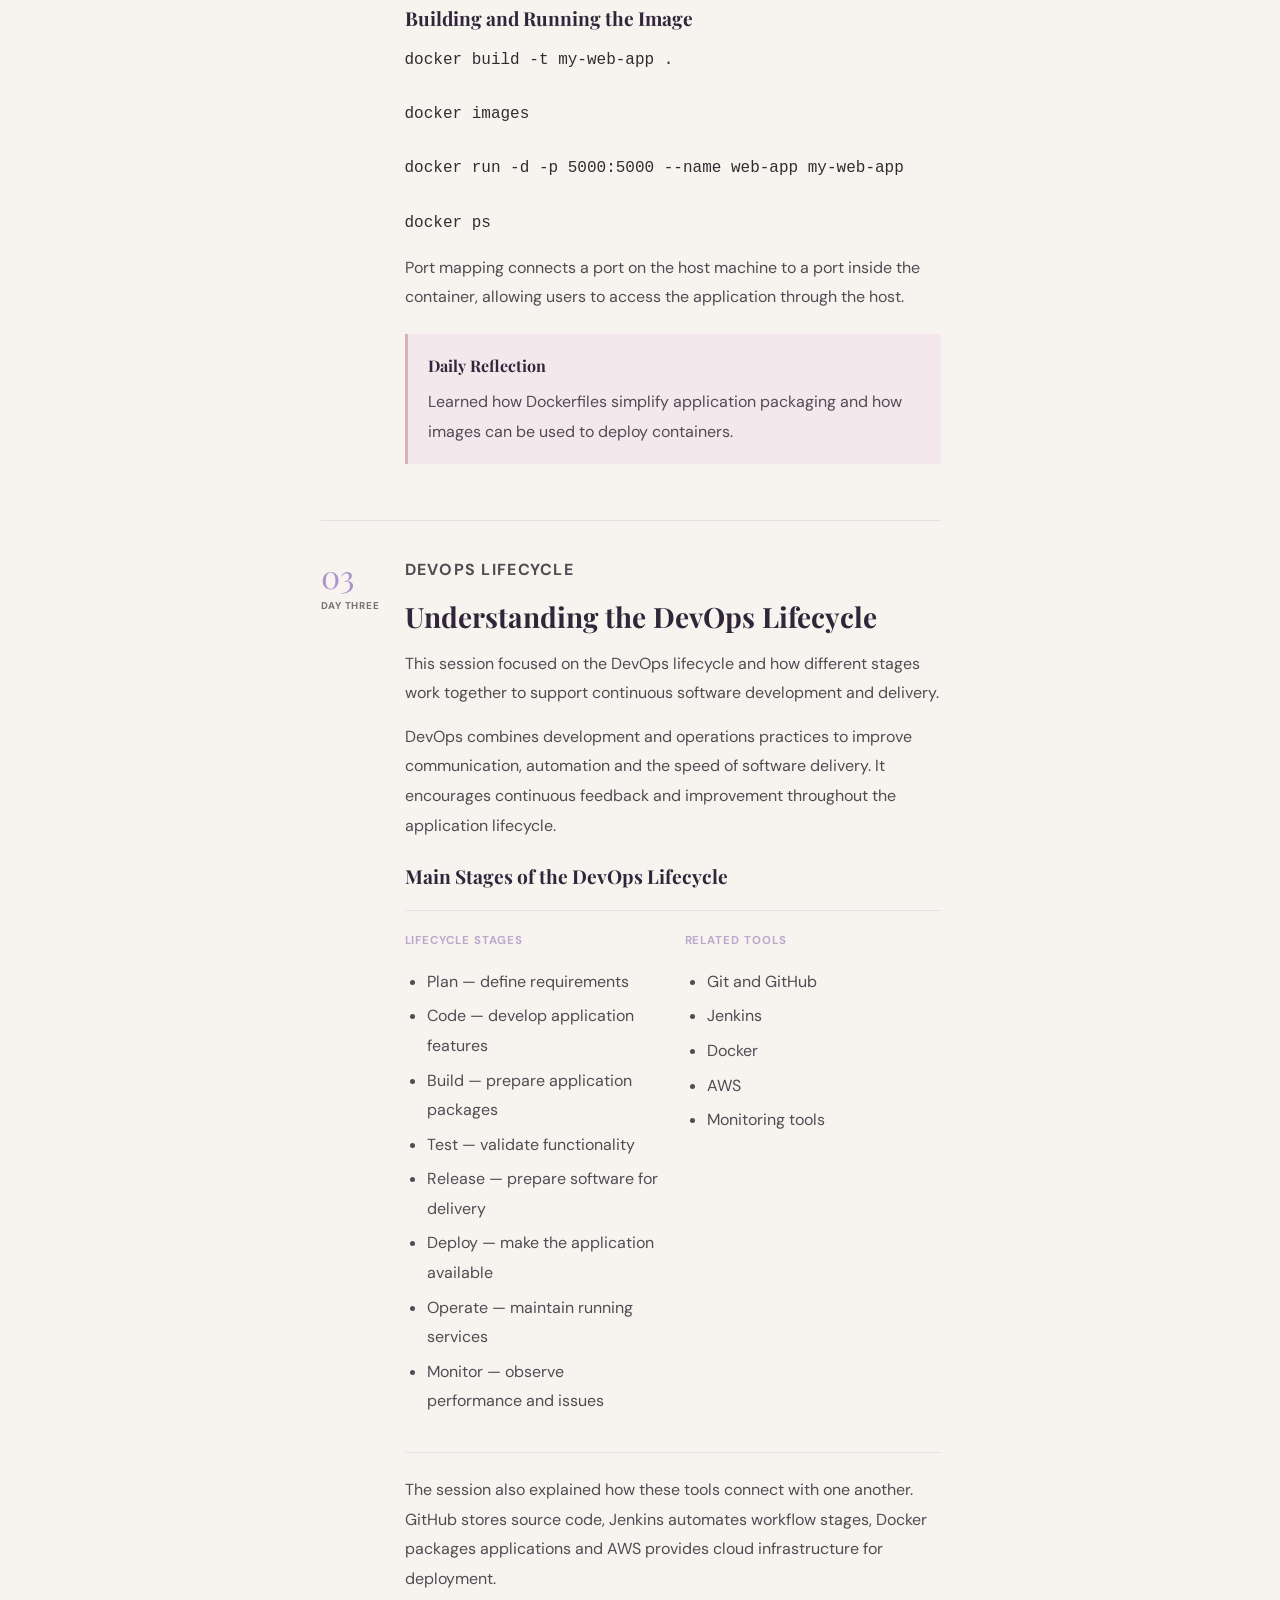
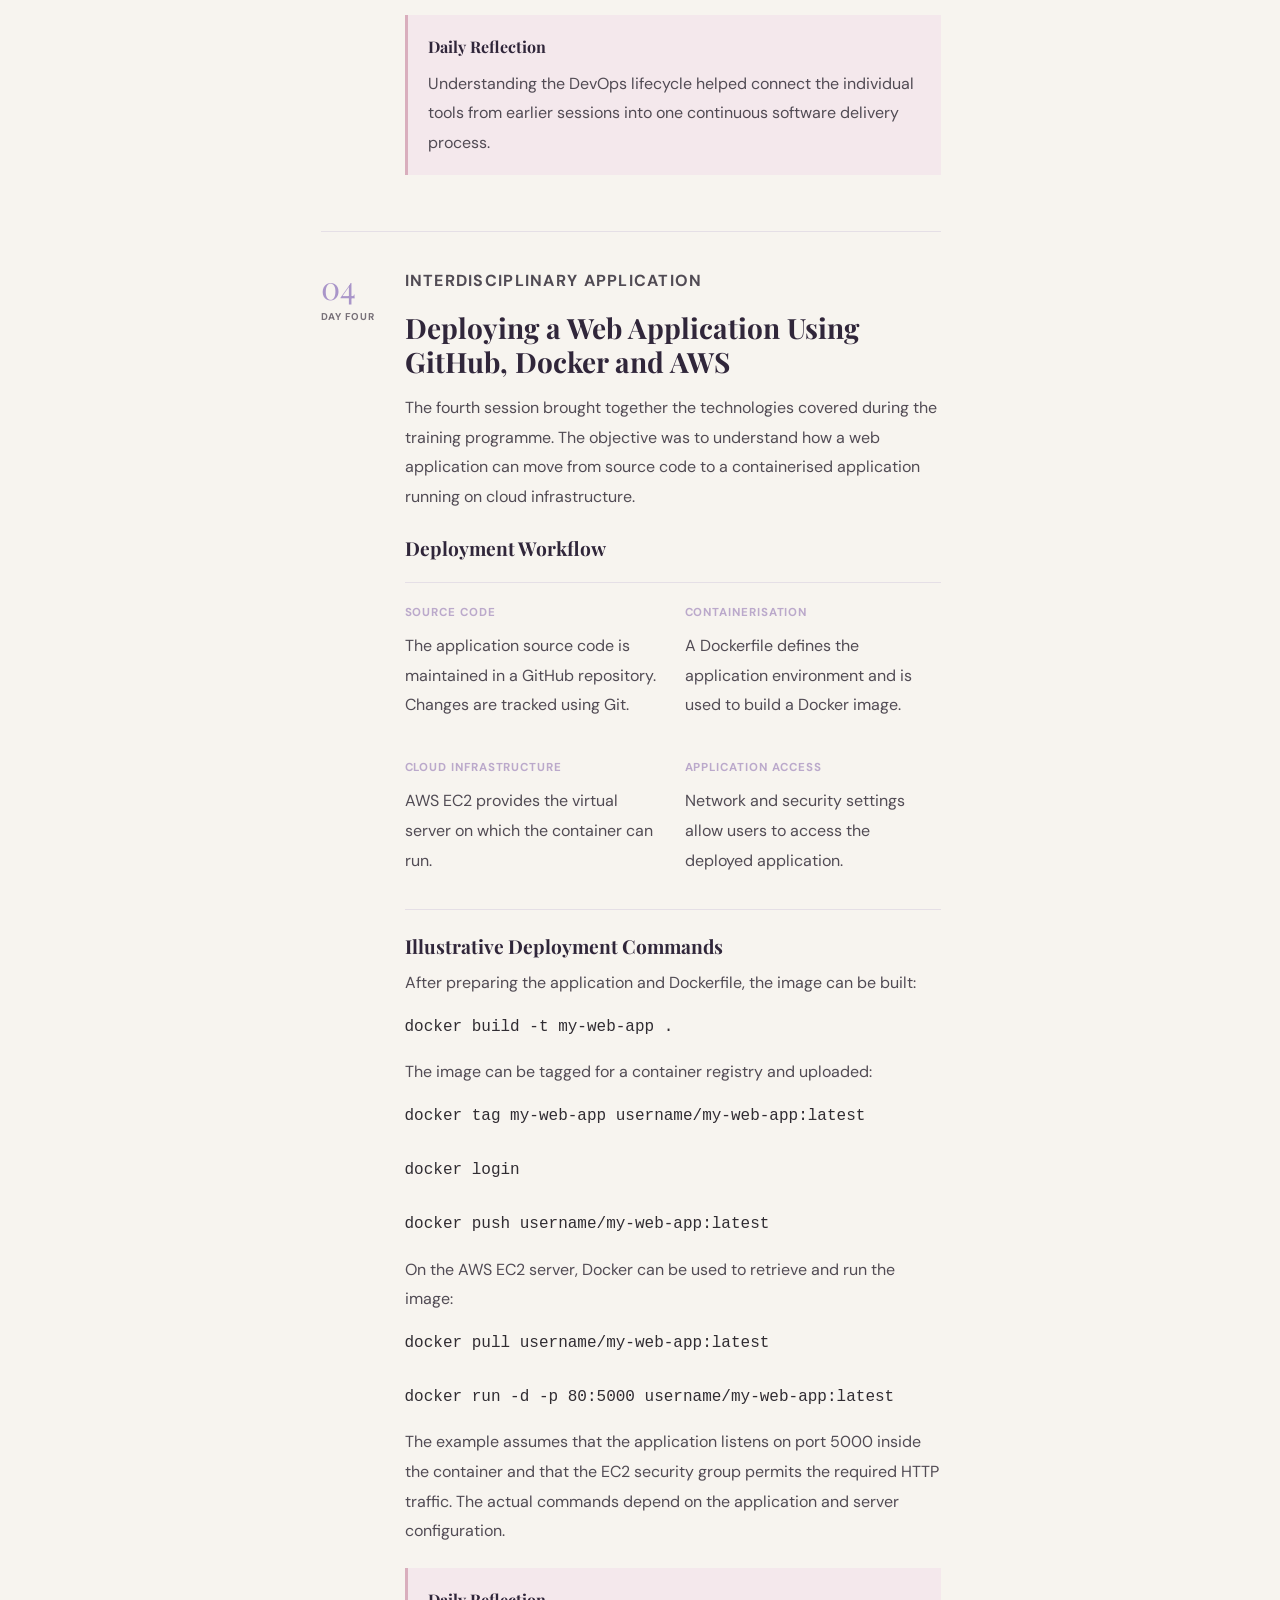
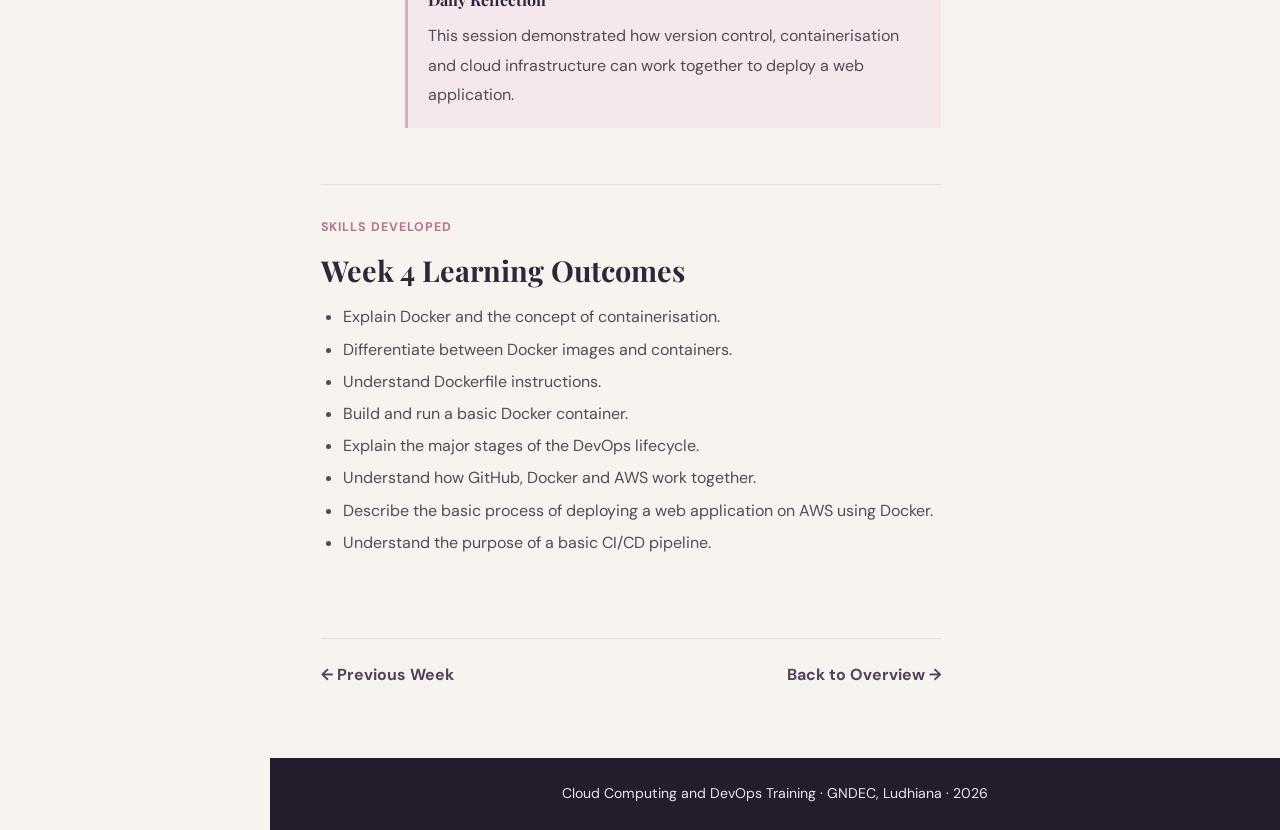
<file: pages/week-4.html>
<!DOCTYPE html>

<html lang="en">
<head>
<meta charset="utf-8"/>
<meta content="width=device-width, initial-scale=1.0" name="viewport"/>
<meta content="Week 4 training diary covering Docker, the DevOps lifecycle, application deployment and CI/CD." name="description"/>
<title>Week 4 | Advanced Topics and Applications</title>
<link href="../assets/css/style.css" rel="stylesheet"/>
</head>
<body>
<div class="sidebar" id="week-sidebar">
<div class="brand">
<div class="brand-mark">CD</div>
<div>
<h2>Training Diary</h2>
<span>Cloud Computing &amp; DevOps</span>
</div>
</div>
<div class="profile">
<span class="entry-label">TRAINING PROGRAMME</span>
<h3>GNDEC, Ludhiana</h3>
<p>Four-Week Training · 2026</p>
</div>
<nav class="side-nav">
<span class="entry-label">MAIN MENU</span>
<a href="../index.html">Overview</a>
<a href="week-1.html">Week 01 · Linux &amp; Networking</a>
<a href="week-2.html">Week 02 · AWS Basics</a>
<a href="week-3.html">Week 03 · Git &amp; CI/CD</a>
<a class="active" href="week-4.html">Week 04 · Advanced Topics</a>
</nav>
<div class="sidebar-bottom">
<p>Guru Nanak Dev Engineering College</p>
<small>Ludhiana, Punjab</small>
</div>
</div>
<div class="scrim"></div>
<main class="main-content" id="top">
<div class="topline">
<span>FOUR-WEEK TRAINING PROGRAMME / WEEK 04</span>
<button aria-controls="week-sidebar" aria-expanded="false" aria-label="Open navigation" class="mobile-menu">☰</button>
</div>
<section class="week-hero" id="week-overview">
<div class="week-progress">
            WEEK 04 <span>04 / 04</span>
</div>
<p class="eyebrow">ADVANCED LEARNING MODULE</p>
<h1>Advanced Topics and<br/>Interdisciplinary Applications</h1>
<p>
            Bringing together Docker, GitHub, AWS and CI/CD concepts
            to understand how modern applications are packaged,
            automated and deployed.
        </p>
<div class="brief-grid">
<div>
<span>WEEK</span>
<strong>04</strong>
</div>
<div>
<span>FOCUS</span>
<strong>Docker &amp; Deployment</strong>
</div>
<div>
<span>LEARNING MODE</span>
<strong>Integration + Practical</strong>
</div>
</div>
</section>
<section class="week-page-content">
<div class="week-page-grid">
<article class="week-page-main">
<p class="eyebrow">DAILY TRAINING RECORD</p>
<h2>Learning Journal</h2>
<p class="section-intro">
                    The fourth week focused on advanced DevOps concepts
                    and the integration of tools studied during the
                    previous weeks. The sessions covered Docker,
                    containerisation, the DevOps lifecycle and the
                    deployment of applications using GitHub, Docker
                    and AWS.
                </p>
<!-- DAY 01 -->
<section class="day-entry" id="day-one">
<div class="day-rail">
<span>01</span>
<small>DAY ONE</small>
</div>
<div class="day-content">
<p class="eyebrow">CONTAINERISATION</p>
<h2>Introduction to Docker, Images and Containers</h2>
<p>
                            The first session introduced Docker as a
                            platform for packaging and running
                            applications in containers. Containerisation
                            helps provide a consistent environment
                            containing the application and its
                            required dependencies.
                        </p>
<p>
                            Docker images were studied as read-only
                            templates used to create containers.
                            Containers are instances of images that
                            provide isolated environments for
                            executing applications.
                        </p>
<div class="entry-grid">
<div>
<span class="entry-label">CONCEPTS COVERED</span>
<ul>
<li>Introduction to Docker</li>
<li>Containerisation</li>
<li>Docker images</li>
<li>Docker containers</li>
<li>Image and container relationship</li>
</ul>
</div>
<div>
<span class="entry-label">KEY LEARNING</span>
<p>
                                    Understood how Docker packages
                                    applications and how containers
                                    provide isolated execution environments.
                                </p>
</div>
</div>
<h3>Basic Docker Commands</h3>
<pre><code>docker --version
docker pull nginx
docker images
docker run nginx
docker ps
docker ps -a</code></pre>
<div class="reflection">
<strong>Daily Reflection</strong>
<p>
                                This session introduced containerisation
                                as a practical solution for running
                                applications consistently across
                                different environments.
                            </p>
</div>
</div>
</section>
<!-- DAY 02 -->
<section class="day-entry" id="day-two">
<div class="day-rail">
<span>02</span>
<small>DAY TWO</small>
</div>
<div class="day-content">
<p class="eyebrow">DOCKER PRACTICAL</p>
<h2>Dockerfiles and Container Deployment</h2>
<p>
                            The second session focused on Dockerfiles
                            and the process of building custom Docker
                            images. A Dockerfile contains instructions
                            that define the environment and steps
                            required to package an application.
                        </p>
<h3>Common Dockerfile Instructions</h3>
<div class="entry-grid">
<div>
<span class="entry-label">INSTRUCTIONS</span>
<ul>
<li>FROM — selects a base image</li>
<li>WORKDIR — sets the working directory</li>
<li>COPY — copies project files</li>
<li>RUN — executes build-time commands</li>
<li>EXPOSE — documents an application port</li>
<li>CMD — defines the default start command</li>
</ul>
</div>
<div>
<span class="entry-label">PRACTICAL CONCEPTS</span>
<ul>
<li>Creating a Dockerfile</li>
<li>Building an image</li>
<li>Running a container</li>
<li>Mapping application ports</li>
<li>Checking container status</li>
</ul>
</div>
</div>
<h3>Example Dockerfile</h3>
<pre><code>FROM python:3.12-slim

WORKDIR /app

COPY . .

RUN pip install --no-cache-dir -r requirements.txt

EXPOSE 5000

CMD ["python", "app.py"]</code></pre>
<h3>Building and Running the Image</h3>
<pre><code>docker build -t my-web-app .

docker images

docker run -d -p 5000:5000 --name web-app my-web-app

docker ps</code></pre>
<p>
                            Port mapping connects a port on the host
                            machine to a port inside the container,
                            allowing users to access the application
                            through the host.
                        </p>
<div class="reflection">
<strong>Daily Reflection</strong>
<p>
                                Learned how Dockerfiles simplify
                                application packaging and how images
                                can be used to deploy containers.
                            </p>
</div>
</div>
</section>
<!-- DAY 03 -->
<section class="day-entry" id="day-three">
<div class="day-rail">
<span>03</span>
<small>DAY THREE</small>
</div>
<div class="day-content">
<p class="eyebrow">DEVOPS LIFECYCLE</p>
<h2>Understanding the DevOps Lifecycle</h2>
<p>
                            This session focused on the DevOps lifecycle
                            and how different stages work together
                            to support continuous software development
                            and delivery.
                        </p>
<p>
                            DevOps combines development and operations
                            practices to improve communication,
                            automation and the speed of software
                            delivery. It encourages continuous
                            feedback and improvement throughout
                            the application lifecycle.
                        </p>
<h3>Main Stages of the DevOps Lifecycle</h3>
<div class="entry-grid">
<div>
<span class="entry-label">LIFECYCLE STAGES</span>
<ul>
<li>Plan — define requirements</li>
<li>Code — develop application features</li>
<li>Build — prepare application packages</li>
<li>Test — validate functionality</li>
<li>Release — prepare software for delivery</li>
<li>Deploy — make the application available</li>
<li>Operate — maintain running services</li>
<li>Monitor — observe performance and issues</li>
</ul>
</div>
<div>
<span class="entry-label">RELATED TOOLS</span>
<ul>
<li>Git and GitHub</li>
<li>Jenkins</li>
<li>Docker</li>
<li>AWS</li>
<li>Monitoring tools</li>
</ul>
</div>
</div>
<p>
                            The session also explained how these tools
                            connect with one another. GitHub stores
                            source code, Jenkins automates workflow
                            stages, Docker packages applications and
                            AWS provides cloud infrastructure for
                            deployment.
                        </p>
<div class="reflection">
<strong>Daily Reflection</strong>
<p>
                                Understanding the DevOps lifecycle
                                helped connect the individual tools
                                from earlier sessions into one
                                continuous software delivery process.
                            </p>
</div>
</div>
</section>
<!-- DAY 04 -->
<section class="day-entry" id="day-four">
<div class="day-rail">
<span>04</span>
<small>DAY FOUR</small>
</div>
<div class="day-content">
<p class="eyebrow">INTERDISCIPLINARY APPLICATION</p>
<h2>Deploying a Web Application Using GitHub, Docker and AWS</h2>
<p>
                            The fourth session brought together
                            the technologies covered during the
                            training programme. The objective was
                            to understand how a web application
                            can move from source code to a
                            containerised application running
                            on cloud infrastructure.
                        </p>
<h3>Deployment Workflow</h3>
<div class="entry-grid">
<div>
<span class="entry-label">SOURCE CODE</span>
<p>
                                    The application source code is
                                    maintained in a GitHub repository.
                                    Changes are tracked using Git.
                                </p>
</div>
<div>
<span class="entry-label">CONTAINERISATION</span>
<p>
                                    A Dockerfile defines the application
                                    environment and is used to build
                                    a Docker image.
                                </p>
</div>
<div>
<span class="entry-label">CLOUD INFRASTRUCTURE</span>
<p>
                                    AWS EC2 provides the virtual server
                                    on which the container can run.
                                </p>
</div>
<div>
<span class="entry-label">APPLICATION ACCESS</span>
<p>
                                    Network and security settings
                                    allow users to access the
                                    deployed application.
                                </p>
</div>
</div>
<h3>Illustrative Deployment Commands</h3>
<p>
                            After preparing the application and
                            Dockerfile, the image can be built:
                        </p>
<pre><code>docker build -t my-web-app .</code></pre>
<p>
                            The image can be tagged for a container
                            registry and uploaded:
                        </p>
<pre><code>docker tag my-web-app username/my-web-app:latest

docker login

docker push username/my-web-app:latest</code></pre>
<p>
                            On the AWS EC2 server, Docker can be used
                            to retrieve and run the image:
                        </p>
<pre><code>docker pull username/my-web-app:latest

docker run -d -p 80:5000 username/my-web-app:latest</code></pre>
<p>
                            The example assumes that the application
                            listens on port 5000 inside the container
                            and that the EC2 security group permits
                            the required HTTP traffic. The actual
                            commands depend on the application and
                            server configuration.
                        </p>
<div class="reflection">
<strong>Daily Reflection</strong>
<p>
                                This session demonstrated how version
                                control, containerisation and cloud
                                infrastructure can work together
                                to deploy a web application.
                            </p>
</div>
</div>
</section>
<!-- OUTCOMES -->
<section class="outcomes-section" id="learning-outcomes">
<p class="eyebrow">SKILLS DEVELOPED</p>
<h2>Week 4 Learning Outcomes</h2>
<ul>
<li>Explain Docker and the concept of containerisation.</li>
<li>Differentiate between Docker images and containers.</li>
<li>Understand Dockerfile instructions.</li>
<li>Build and run a basic Docker container.</li>
<li>Explain the major stages of the DevOps lifecycle.</li>
<li>Understand how GitHub, Docker and AWS work together.</li>
<li>Describe the basic process of deploying a web application on AWS using Docker.</li>
<li>Understand the purpose of a basic CI/CD pipeline.</li>
</ul>
</section>
<div class="week-navigation">
<a href="week-3.html">← Previous Week</a>
<a href="../index.html">Back to Overview →</a>
</div>
</article>
<aside class="week-sidebar">
<div class="week-learning">
<p class="eyebrow">WEEK 04</p>
<h3>On This Page</h3>
<a href="#top">Week Overview</a>
<a href="#day-one">Docker Basics</a>
<a href="#day-two">Dockerfiles</a>
<a href="#day-three">DevOps Lifecycle</a>
<a href="#day-four">Application Deployment</a>
<a href="#weekly-reflection">Weekly Reflection</a>
<a href="#learning-outcomes">Learning Outcomes</a>
</div>
</aside>
</div>
</section>
<footer class="site-footer">
<p>Cloud Computing and DevOps Training · GNDEC, Ludhiana · 2026</p>
</footer>
</main>
<script defer="True" src="../assets/js/script.js"></script>
</body>
</html>
</file>
<file: assets/css/style.css>
@import url('https://fonts.googleapis.com/css2?family=DM+Sans:wght@400;500;600;700&family=Playfair+Display:wght@600;700&display=swap');
:root{--plum:#30263a;--plum-dark:#241c2d;--plum-light:#51435e;--lavender:#a995c9;--lavender-pale:#e9e2f0;--rose:#d9aebd;--rose-pale:#f4e8ec;--cream:#f7f4ef;--white:#fffdfa;--ink:#302c32;--muted:#777078;--border:#e5dfe6;--heading:"Playfair Display",Georgia,serif;--body:"DM Sans",sans-serif}
*{box-sizing:border-box}html{scroll-behavior:smooth;scroll-padding-top:90px}body{margin:0;background:var(--cream);color:var(--ink);font:16px/1.7 var(--body)}a{color:inherit;text-decoration:none}img{display:block;width:100%;object-fit:cover}h1,h2,h3{font-family:var(--heading);line-height:1.2;color:var(--plum);margin:0 0 16px}h1{font-size:clamp(2.4rem,5vw,4.2rem)}h2{font-size:clamp(1.8rem,3vw,2.6rem)}h3{font-size:1.35rem}p{margin:0 0 14px}.container{width:min(1120px,calc(100% - 40px));margin:auto}.institution{background:var(--white);padding:18px 0;border-bottom:1px solid var(--border)}.institution .container{display:flex;justify-content:space-between;align-items:center;gap:20px}.college{font:700 1.05rem var(--heading);color:var(--plum)}.college small{display:block;font:500 .85rem var(--body);color:var(--muted)}.programme{text-align:right;color:var(--muted);font-size:.9rem}.nav{background:var(--plum);color:white;position:sticky;top:0;z-index:10}.nav-inner{display:flex;align-items:center;justify-content:space-between;min-height:58px}.nav-links{display:flex;gap:30px}.nav a{font-size:.93rem}.nav a:hover,.nav a.active{color:var(--rose)}.menu{display:none;background:none;border:1px solid #ffffff55;color:white;padding:7px 11px;border-radius:5px;font:inherit}.hero{min-height:470px;display:flex;align-items:center;color:white;background:linear-gradient(90deg,rgba(36,28,45,.94),rgba(48,38,58,.65)),url('banner.jpg') center/cover}.hero .container{padding:75px 0}.hero h1{color:white;max-width:700px}.hero p{max-width:650px;font-size:1.1rem;color:#f4edf5}.eyebrow{color:#b7738b;font-weight:700;letter-spacing:.08em;text-transform:uppercase;font-size:.78rem;margin-bottom:15px}.button{display:inline-block;background:var(--lavender);color:var(--plum-dark);font-weight:700;padding:11px 19px;border-radius:4px;margin-top:12px}.notice{background:var(--rose-pale);padding:13px 0;text-align:center;color:var(--plum);font-weight:600}.section{padding:76px 0}.section.alt{background:var(--white)}.lead{max-width:760px;color:var(--muted)}.overview-grid,.two-col{display:grid;grid-template-columns:1.2fr .8fr;gap:36px;align-items:center}.info-panel,.side-panel{background:var(--lavender-pale);padding:26px;border-radius:7px}.info-panel p{margin:8px 0}.cards{display:grid;grid-template-columns:repeat(4,1fr);gap:18px;margin-top:28px}.card{background:var(--white);border:1px solid var(--border);padding:23px;border-radius:6px;box-shadow:0 5px 18px #30263a08}.card .num{color:var(--lavender);font:700 1.8rem var(--heading);margin-bottom:12px}.weeks{display:grid;grid-template-columns:repeat(2,1fr);gap:24px;margin-top:30px}.week-card{background:var(--white);border:1px solid var(--border);border-radius:7px;overflow:hidden}.week-card img{height:190px}.week-body{padding:23px}.week-body ul,.topic ul{padding-left:20px;color:var(--muted)}.week-label{color:var(--plum-light);font-size:.85rem;font-weight:700}.text-link{color:var(--plum-light);font-weight:700;text-decoration:underline;text-underline-offset:4px}.two-col img{height:330px;border-radius:7px}.outcomes{display:grid;grid-template-columns:repeat(3,1fr);gap:18px;margin-top:28px}.outcomes .card{background:var(--lavender-pale)}.ack{background:var(--rose-pale);padding:30px;border-left:4px solid var(--rose);border-radius:4px}.footer{background:var(--plum-dark);color:#e9e2f0;padding:32px 0}.footer .container{display:flex;justify-content:space-between;gap:20px;flex-wrap:wrap}.footer strong{color:white}.page-banner{background:var(--lavender-pale);padding:46px 0}.breadcrumb{font-size:.88rem;color:var(--muted);margin-bottom:12px}.page-layout{display:grid;grid-template-columns:minmax(0,2fr) minmax(240px,.85fr);gap:34px;padding:58px 0 75px}.article-image{height:300px;border-radius:7px;margin:22px 0 30px}.topic-list{display:grid;grid-template-columns:1fr 1fr;gap:12px;margin:20px 0 32px}.topic-item{background:var(--white);border:1px solid var(--border);padding:15px;border-radius:5px}.activity{background:var(--rose-pale);padding:23px;border-radius:6px;margin:25px 0}.sidebar{display:grid;gap:18px;align-content:start}.side-panel{padding:22px}.side-panel h3{font-size:1.2rem}.side-panel a{display:block;padding:7px 0;border-bottom:1px solid #30263a15;color:var(--plum-light)}.side-panel a:last-child{border:0}.pager{display:flex;justify-content:space-between;gap:20px;border-top:1px solid var(--border);padding-top:24px;margin-top:35px}.practical-topic{padding:25px 0;border-bottom:1px solid var(--border)}.practical-topic h3{display:flex;gap:12px;align-items:center}.practical-topic h3 span{color:var(--lavender);font-size:1.6rem}.focus{background:var(--lavender-pale);padding:12px 16px;border-radius:4px;color:var(--plum);margin-top:12px}.back{display:inline-block;margin-top:24px;color:var(--plum-light);font-weight:700;text-decoration:underline}
@media(max-width:800px){.cards{grid-template-columns:repeat(2,1fr)}.outcomes{grid-template-columns:repeat(2,1fr)}.overview-grid,.two-col,.page-layout{grid-template-columns:1fr}.sidebar{grid-row:auto}.nav-inner{min-height:58px}.menu{display:block}.nav-links{display:none;position:absolute;top:58px;left:0;right:0;background:var(--plum-dark);padding:18px 22px;flex-direction:column;gap:13px}.nav-links.open{display:flex}.programme{font-size:.8rem}.institution .container{align-items:flex-start}}
@media(max-width:520px){.container{width:min(100% - 28px,1120px)}.institution .container{display:block}.programme{text-align:left;margin-top:8px}.hero{min-height:420px}.hero .container{padding:55px 0}.section{padding:55px 0}.cards,.weeks,.outcomes,.topic-list{grid-template-columns:1fr}.week-card img{height:175px}.two-col img{height:230px}.page-layout{padding:38px 0 55px}.article-image{height:220px}.pager{font-size:.9rem}}
@media print{.nav,.button,.pager,.back{display:none!important}body{background:white}.section,.page-layout{padding:24px 0}.card,.info-panel,.side-panel{box-shadow:none;break-inside:avoid}}

/* Weekly study notes */
.sidebar{position:fixed;inset:0 auto 0 0;width:270px;background:var(--plum-dark);color:#f7f4ef;padding:28px 22px;display:flex;flex-direction:column;gap:26px;z-index:20;overflow-y:auto}.brand{display:flex;align-items:center;gap:12px}.brand-mark{width:42px;height:42px;display:grid;place-items:center;background:var(--lavender);color:var(--plum-dark);font-weight:700;border-radius:5px}.brand h2{font-size:1.25rem;color:#fff;margin:0}.brand span,.profile p,.sidebar-bottom small{color:#c8bdcf;font-size:.86rem}.profile{padding:18px 0;border-top:1px solid #ffffff25;border-bottom:1px solid #ffffff25}.profile h3{color:#fff;margin:6px 0}.entry-label{display:block;color:#bba9cb;font-size:.72rem;font-weight:700;letter-spacing:.08em;text-transform:uppercase}.side-nav{display:grid;gap:7px}.side-nav a{padding:9px 10px;border-radius:4px;color:#e9e2f0;font-size:.91rem}.side-nav a:hover,.side-nav a.active{background:#ffffff16;color:#fff}.sidebar-bottom{margin-top:auto;color:#e9e2f0;font-size:.88rem}.sidebar-bottom p{margin:0}.main-content{margin-left:270px;min-height:100vh}.topline{height:54px;padding:0 5%;display:flex;align-items:center;justify-content:space-between;color:var(--muted);font-size:.78rem;letter-spacing:.06em;border-bottom:1px solid var(--border);background:var(--white)}.mobile-menu{display:none}.scrim{display:none}.week-hero{padding:64px max(5%,calc((100% - 980px)/2));background:var(--lavender-pale)}.week-progress{display:flex;justify-content:space-between;color:var(--plum-light);font-size:.78rem;font-weight:700;letter-spacing:.08em}.week-hero .eyebrow{margin-top:34px}.week-hero h1{max-width:820px;font-size:clamp(2.5rem,5vw,4.1rem)}.week-hero>p:not(.eyebrow){max-width:720px;color:#5e5661;font-size:1.08rem}.brief-grid{display:flex;gap:48px;flex-wrap:wrap;margin-top:34px;padding-top:22px;border-top:1px solid #30263a22}.brief-grid div{display:grid;gap:4px}.brief-grid span{font-size:.7rem;color:var(--muted);letter-spacing:.08em}.brief-grid strong{color:var(--plum);font-size:.95rem}.week-page-content{padding:58px 5% 70px}.week-page-grid{max-width:1100px;margin:auto;display:grid;grid-template-columns:minmax(0,1fr) 235px;gap:54px;align-items:start}.week-page-main{min-width:0}.week-page-main>.eyebrow{margin-bottom:8px}.week-page-main>h2{font-size:2.35rem;margin-bottom:12px}.section-intro{font-size:1.08rem;color:#615a63;max-width:800px;margin-bottom:40px}.day-entry{display:grid;grid-template-columns:62px minmax(0,1fr);gap:22px;padding:34px 0;border-top:1px solid var(--border);scroll-margin-top:24px}.day-rail{padding-top:5px;color:var(--lavender);font-family:var(--heading)}.day-rail span{display:block;font-size:2rem;line-height:1}.day-rail small{display:block;margin-top:7px;font:700 .62rem var(--body);letter-spacing:.08em;color:var(--muted)}.day-content h2{font-size:1.75rem;margin:0 0 15px}.day-content h3{font-size:1.2rem;margin:25px 0 10px}.day-content p,.day-content li,.weekly-reflection p{font-size:1rem;line-height:1.85;color:#514b54}.day-content ul,.outcomes-section ul{padding-left:22px}.day-content li,.outcomes-section li{margin:5px 0}.entry-grid{display:grid;grid-template-columns:1fr 1fr;gap:24px;margin:22px 0;padding:20px 0;border-top:1px solid var(--border);border-bottom:1px solid var(--border)}.entry-grid>div{min-width:0}.entry-grid .entry-label{margin-bottom:9px}.code-wrap{margin:22px 0;padding:18px 20px;background:#eee9f0;border-radius:5px;overflow:auto}.code-wrap pre{margin:8px 0 0;font: .9rem/1.7 Consolas,monospace;color:#30263a;white-space:pre-wrap}.reflection{margin:22px 0;padding:18px 20px;background:var(--rose-pale);border-left:3px solid var(--rose)}.reflection strong{font-family:var(--heading);color:var(--plum)}.reflection p{margin:7px 0 0}.weekly-reflection,.outcomes-section{padding:32px 0;border-top:1px solid var(--border);scroll-margin-top:24px}.weekly-reflection h2,.outcomes-section h2{font-size:1.8rem}.outcomes-section li{color:#514b54;line-height:1.7}.week-sidebar{position:sticky;top:22px;display:grid;gap:18px}.week-learning{background:var(--white);padding:20px;border:1px solid var(--border);border-radius:5px}.week-learning h3{font-size:1.2rem;margin:7px 0 12px}.week-learning a{display:block;padding:8px 0;border-bottom:1px solid var(--border);font-size:.88rem;color:var(--plum-light);line-height:1.45}.week-learning a:last-child{border:0}.week-navigation{display:flex;justify-content:space-between;gap:16px;margin-top:34px;padding-top:22px;border-top:1px solid var(--border);font-weight:700;color:var(--plum-light)}.site-footer{padding:24px 5%;background:var(--plum-dark);color:#e9e2f0;text-align:center;font-size:.88rem}.site-footer p{margin:0}
@media(max-width:900px){.sidebar{width:245px}.main-content{margin-left:245px}.week-page-grid{grid-template-columns:1fr}.week-sidebar{position:static;grid-template-columns:1fr 1fr;grid-row:1}.week-hero{padding:48px 5%}.week-page-content{padding:42px 5%}}
@media(max-width:700px){.sidebar{transform:translateX(-100%);transition:transform .25s ease;width:min(290px,85vw)}.sidebar.open{transform:translateX(0)}.main-content{margin-left:0}.mobile-menu{display:block;border:1px solid var(--border);background:var(--white);color:var(--plum);border-radius:4px;padding:5px 10px;font:inherit}.scrim.show{display:block;position:fixed;inset:0;background:#17121dcc;z-index:15}.week-sidebar{grid-template-columns:1fr}.week-hero{padding:40px 22px}.week-page-content{padding:35px 22px}.day-entry{grid-template-columns:42px 1fr;gap:12px}.day-rail span{font-size:1.6rem}.entry-grid{grid-template-columns:1fr}.brief-grid{gap:22px}.topline{padding:0 22px}}
@media print{.sidebar,.topline,.week-sidebar,.week-navigation,.site-footer{display:none!important}.main-content{margin:0}.week-hero,.week-page-content{padding:20px 0}.day-entry{break-inside:avoid}.week-hero{background:white}}
</file>
